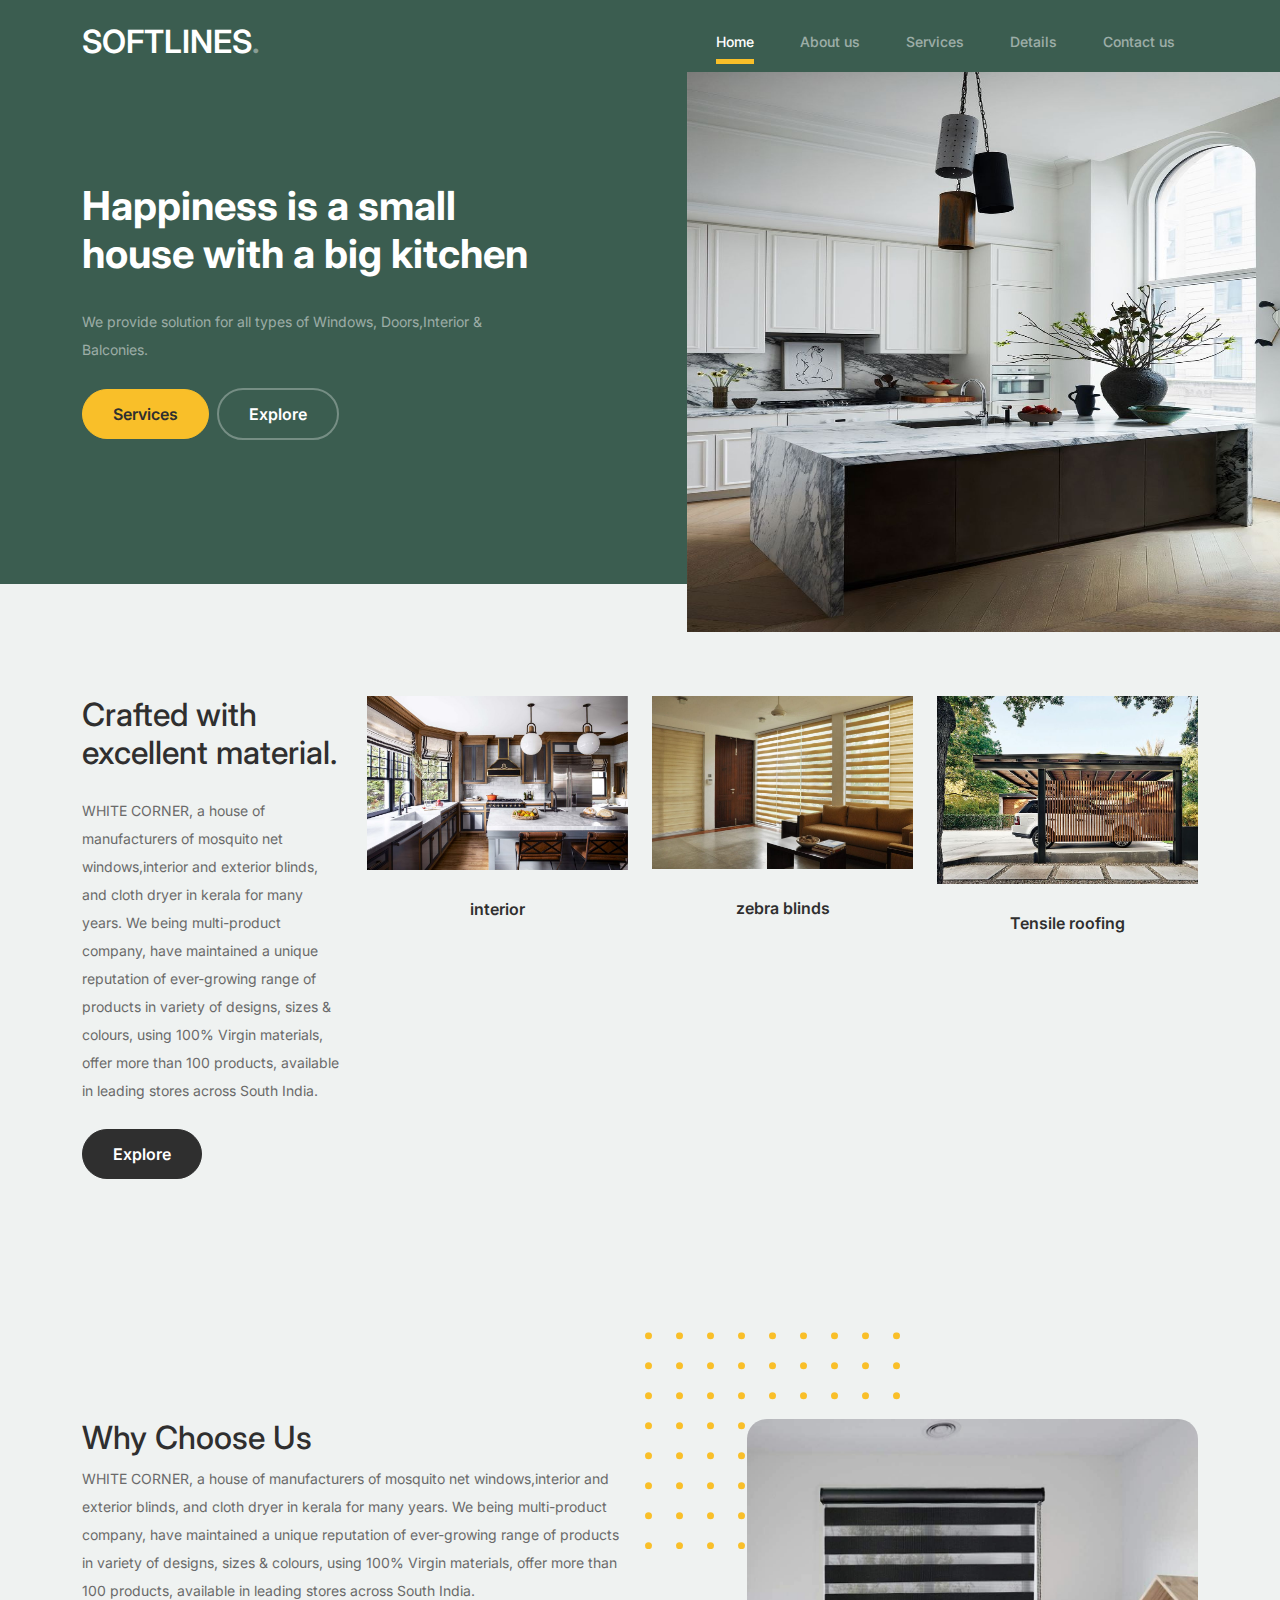
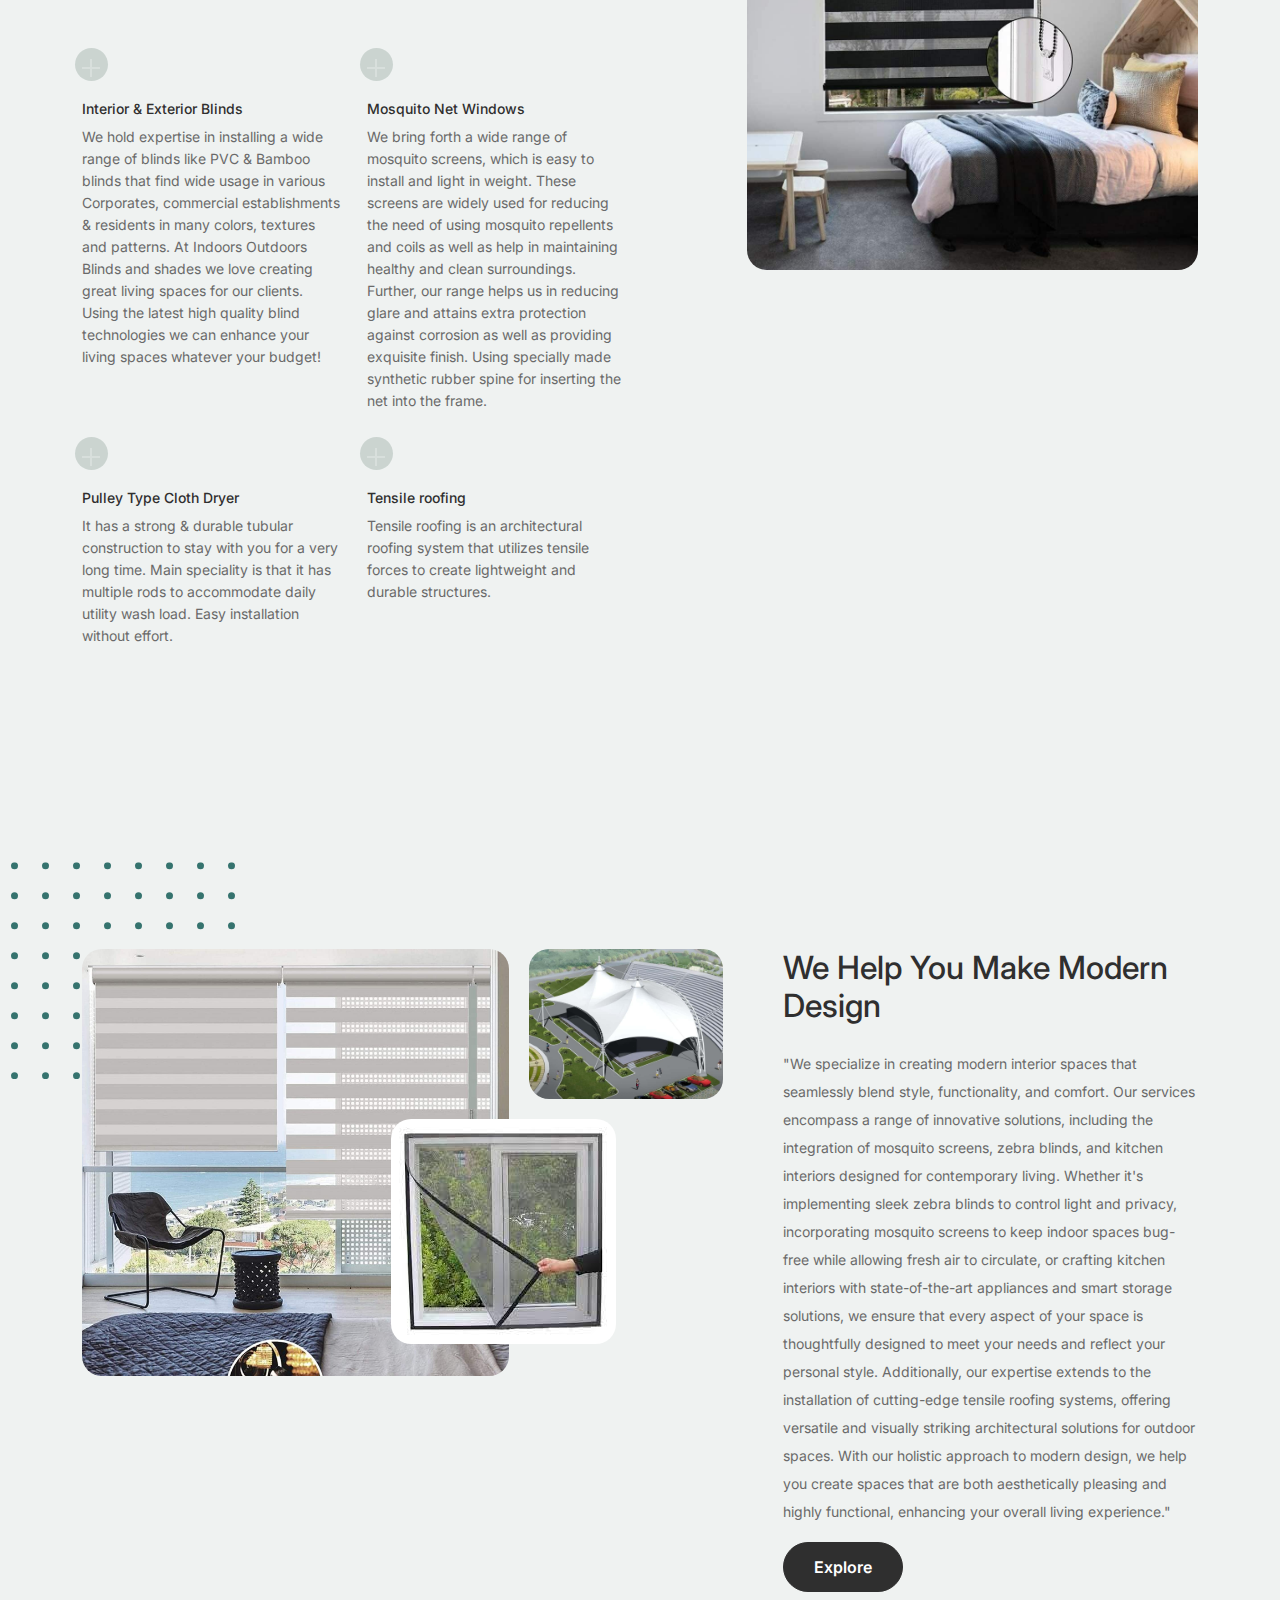
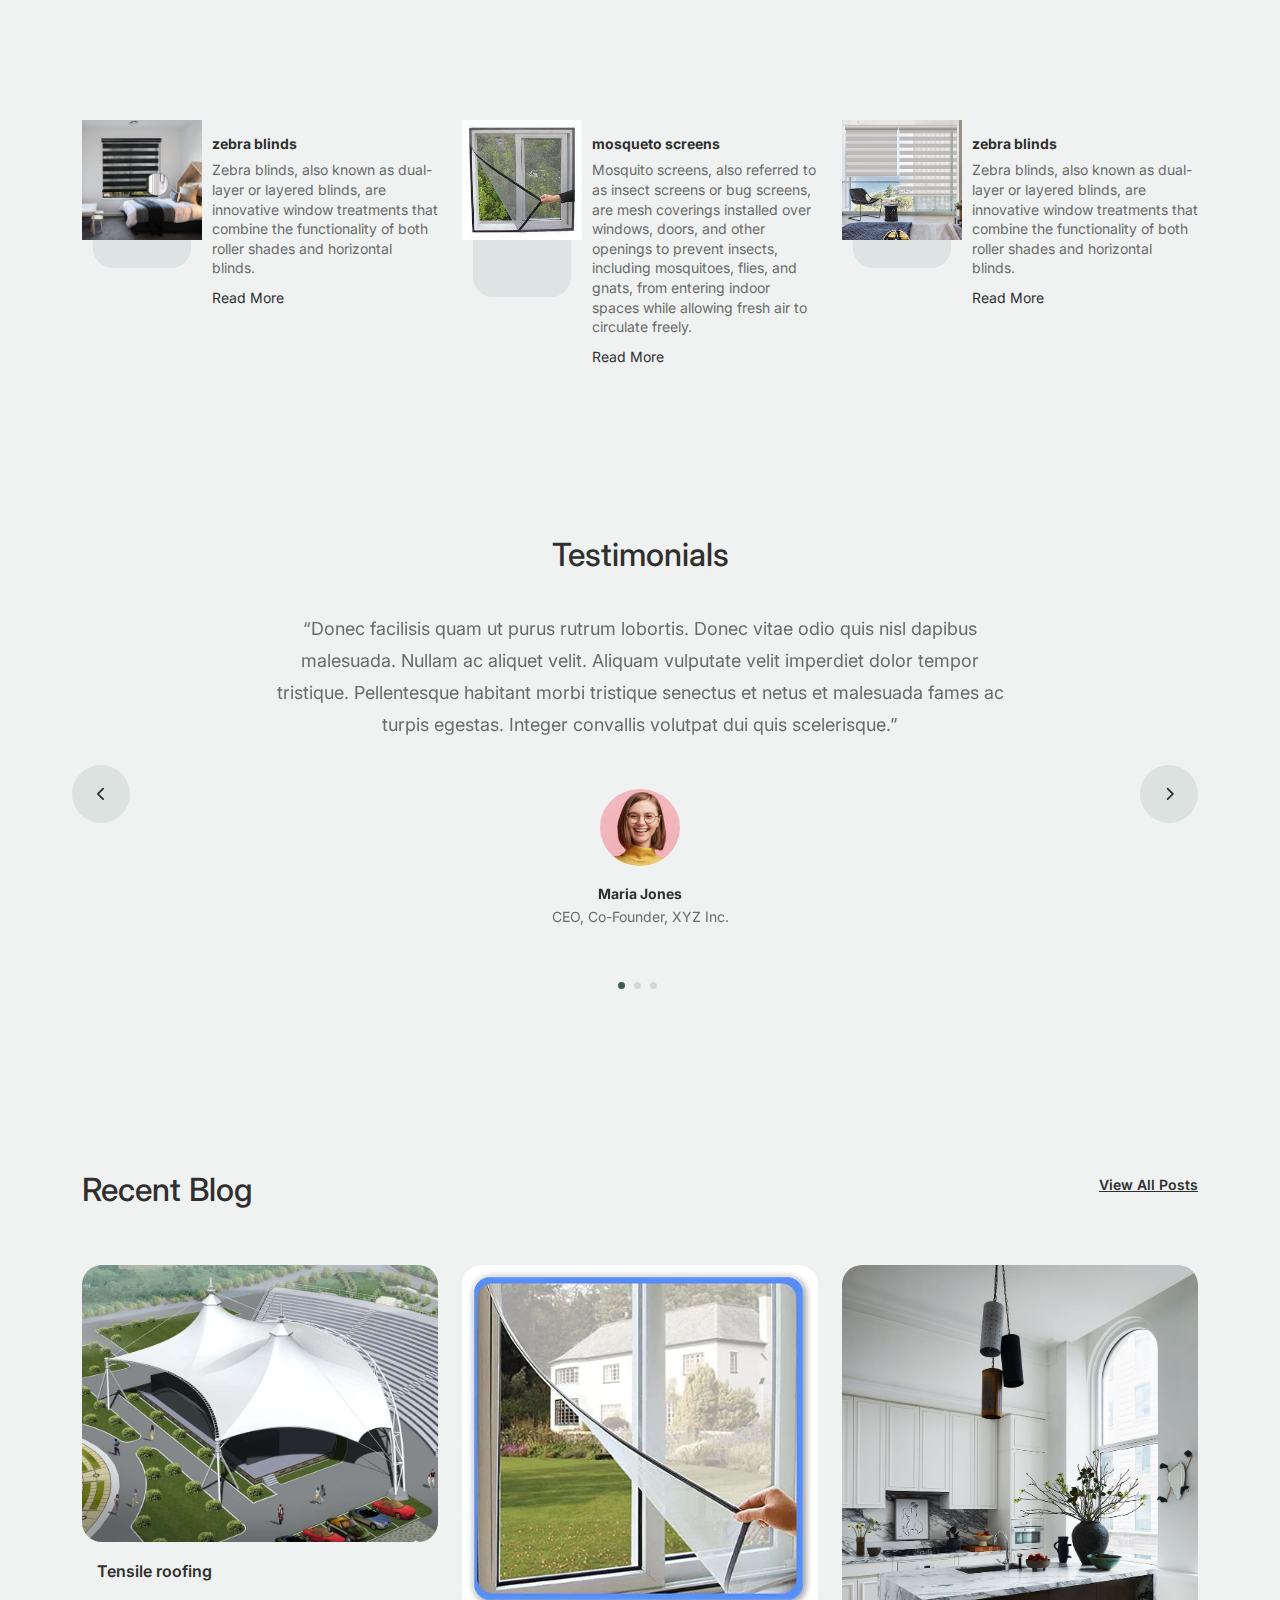
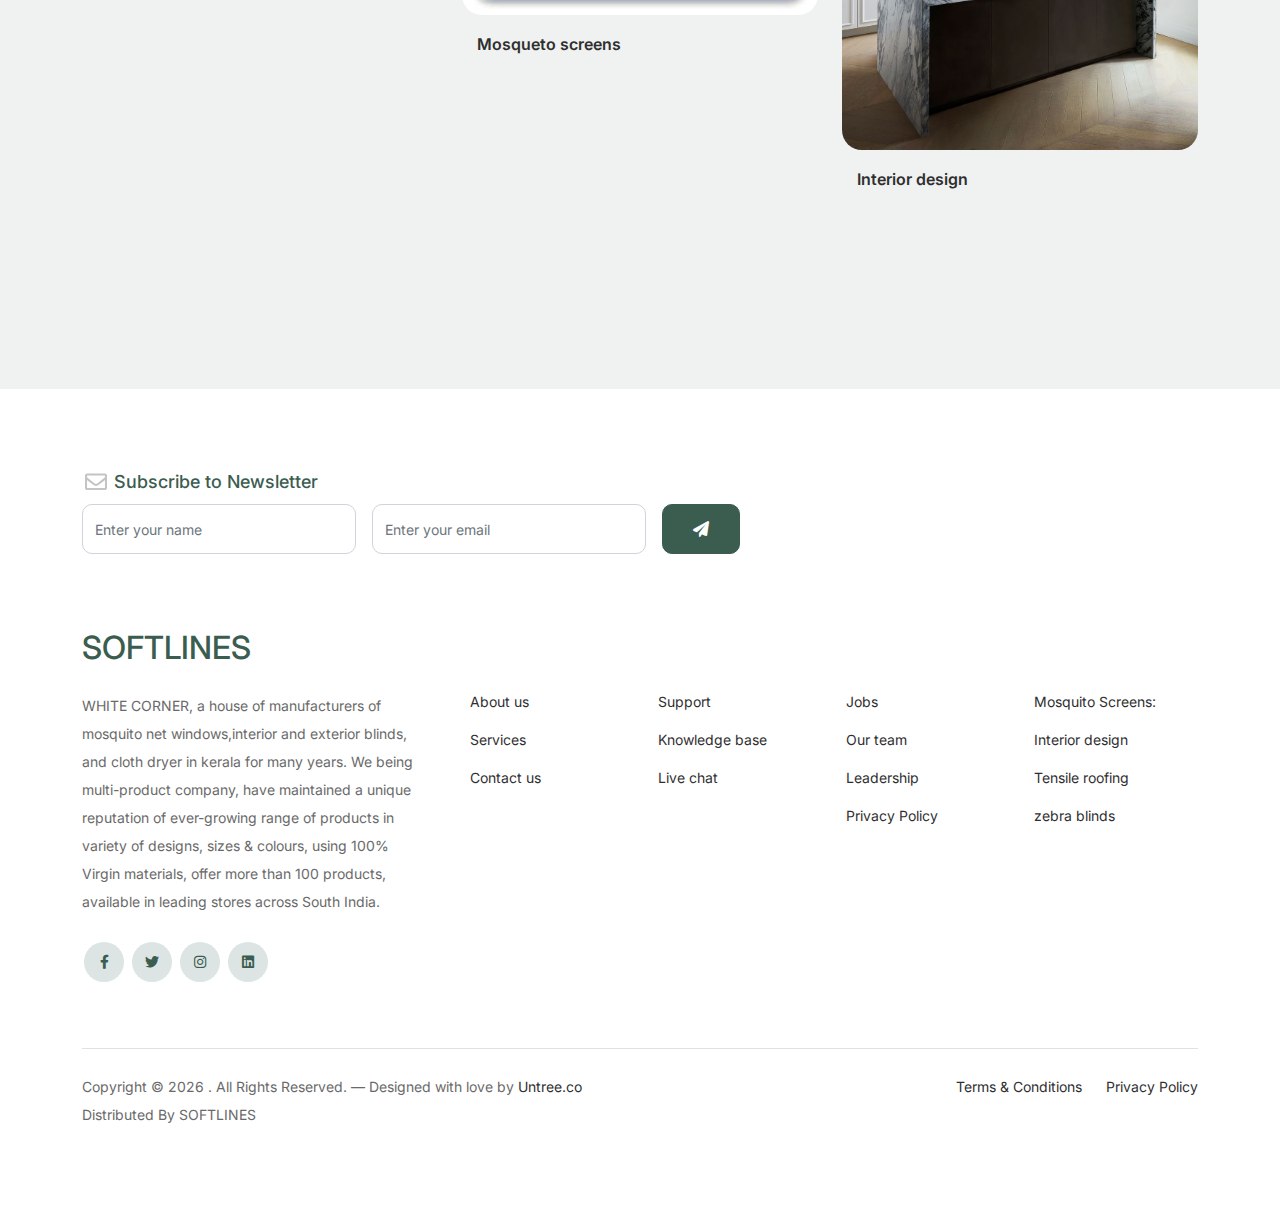
<file: index.html>
<!-- /*
* Bootstrap 5
* Template Name: Furni
* Template Author: Untree.co
* Template URI: https://untree.co/
* License: https://creativecommons.org/licenses/by/3.0/
*/ -->
<!DOCTYPE html>
<html lang="en">
  <head>
    <meta charset="utf-8" />
    <meta
      name="viewport"
      content="width=device-width, initial-scale=1, shrink-to-fit=no"
    />
    <meta name="author" content="Untree.co" />
    <link rel="shortcut icon" href="favicon.png" />

    <meta name="description" content="" />
    <meta name="keywords" content="bootstrap, bootstrap4" />

    <!-- Bootstrap CSS -->
    <link href="css/bootstrap.min.css" rel="stylesheet" />
    <link
      href="https://cdnjs.cloudflare.com/ajax/libs/font-awesome/6.0.0-beta3/css/all.min.css"
      rel="stylesheet"
    />
    <link href="css/tiny-slider.css" rel="stylesheet" />
    <link href="css/style.css" rel="stylesheet" />
    <title>
      SOFTLINES
    </title>
  </head>

  <body>
    <!-- Start Header/Navigation -->
    <nav
      class="custom-navbar navbar navbar navbar-expand-md navbar-dark bg-dark"
      arial-label="Furni navigation bar"
    >
      <div class="container">
        <a class="navbar-brand" href="index.html">SOFTLINES<span>.</span></a>

        <button
          class="navbar-toggler"
          type="button"
          data-bs-toggle="collapse"
          data-bs-target="#navbarsFurni"
          aria-controls="navbarsFurni"
          aria-expanded="false"
          aria-label="Toggle navigation"
        >
          <span class="navbar-toggler-icon"></span>
        </button>

        <div class="collapse navbar-collapse" id="navbarsFurni">
          <ul class="custom-navbar-nav navbar-nav ms-auto mb-2 mb-md-0">
            <li class="nav-item active">
              <a class="nav-link" href="index.html">Home</a>
            </li>
            <li><a class="nav-link" href="about.html">About us</a></li>
            <li><a class="nav-link" href="blog.html">Services</a></li>
            <li><a class="nav-link" href="thankyou.html">Details</a></li>
            <li><a class="nav-link" href="contact.html">Contact us</a></li>
          </ul>
        </div>
      </div>
    </nav>
    <!-- End Header/Navigation -->

    <!-- Start Hero Section -->
    <div class="hero">
      <div class="container">
        <div class="row justify-content-between">
          <div class="col-lg-5">
            <div class="intro-excerpt">
              <h1>
                Happiness is a small house
                <span clsas="d-block"> with a big kitchen</span>
              </h1>
              <p class="mb-4">
                We provide solution for all types of Windows, Doors,Interior &
                Balconies.
              </p>
              <p>
                <a href="blog.html" class="btn btn-secondary me-2">Services</a
                ><a href="#" class="btn btn-white-outline">Explore</a>
              </p>
            </div>
          </div>
          <div class="col-lg-7">
            <div class="hero-img-wrap">
              <img src="images/kitchenhome2.jpg" class="img-fluid" />
            </div>
          </div>
        </div>
      </div>
    </div>
    <!-- End Hero Section -->

    <!-- Start Product Section -->
    <div class="product-section">
      <div class="container">
        <div class="row">
          <!-- Start Column 1 -->
          <div class="col-md-12 col-lg-3 mb-5 mb-lg-0">
            <h2 class="mb-4 section-title">Crafted with excellent material.</h2>
            <p class="mb-4">
              WHITE CORNER, a house of manufacturers of mosquito net
              windows,interior and exterior blinds, and cloth dryer in kerala
              for many years. We being multi-product company, have maintained a
              unique reputation of ever-growing range of products in variety of
              designs, sizes & colours, using 100% Virgin materials, offer more
              than 100 products, available in leading stores across South India.
            </p>
            <p><a href="blog.html" class="btn">Explore</a></p>
          </div>
          <!-- End Column 1 -->

          <!-- Start Column 2 -->
          <div class="col-12 col-md-4 col-lg-3 mb-5 mb-md-0">
            <a class="product-item" href="cart.html">
              <img
                src="images/kitchenhome1.jpg"
                class="img-fluid product-thumbnail"
              />
              <h3 class="product-title">interior</h3>
              <span class="icon-cross">
                <img src="images/cross.svg" class="img-fluid" />
              </span>
            </a>
          </div>
          <!-- End Column 2 -->

          <!-- Start Column 3 -->
          <div class="col-12 col-md-4 col-lg-3 mb-5 mb-md-0">
            <a class="product-item" href="cart.html">
              <img
                src="images/carton.jpg"
                class="img-fluid product-thumbnail"
              />
              <h3 class="product-title">zebra blinds</h3>
              <span class="icon-cross">
                <img src="images/cross.svg" class="img-fluid" />
              </span>
            </a>
          </div>
          <!-- End Column 3 -->

          <!-- Start Column 4 -->
          <div class="col-12 col-md-4 col-lg-3 mb-5 mb-md-0">
            <a class="product-item" href="cart.html">
              <img
                src="images/carporch.jpg"
                class="img-fluid product-thumbnail"
              />
              <h3 class="product-title">Tensile roofing</h3>
              <span class="icon-cross">
                <img src="images/cross.svg" class="img-fluid" />
              </span>
            </a>
          </div>
          <!-- End Column 4 -->
        </div>
      </div>
    </div>
    <!-- End Product Section -->

    <!-- Start Why Choose Us Section -->
    <div class="why-choose-section">
      <div class="container">
        <div class="row justify-content-between">
          <div class="col-lg-6">
            <h2 class="section-title">Why Choose Us</h2>
            <p>
              WHITE CORNER, a house of manufacturers of mosquito net
              windows,interior and exterior blinds, and cloth dryer in kerala
              for many years. We being multi-product company, have maintained a
              unique reputation of ever-growing range of products in variety of
              designs, sizes & colours, using 100% Virgin materials, offer more
              than 100 products, available in leading stores across South India.
            </p>

            <div class="row my-5">
              <div class="col-6 col-md-6">
                <div class="feature">
                  <div class="icon">
                    <img src="images/cross.svg" alt="Image" class="imf-fluid" />
                  </div>
                  <h3>Interior & Exterior Blinds</h3>
                  <p>
                    We hold expertise in installing a wide range of blinds like
                    PVC & Bamboo blinds that find wide usage in various
                    Corporates, commercial establishments & residents in many
                    colors, textures and patterns. At Indoors Outdoors Blinds
                    and shades we love creating great living spaces for our
                    clients. Using the latest high quality blind technologies we
                    can enhance your living spaces whatever your budget!
                  </p>
                </div>
              </div>

              <div class="col-6 col-md-6">
                <div class="feature">
                  <div class="icon">
                    <img src="images/cross.svg" alt="Image" class="imf-fluid" />
                  </div>
                  <h3>Mosquito Net Windows</h3>
                  <p>
                    We bring forth a wide range of mosquito screens, which is
                    easy to install and light in weight. These screens are
                    widely used for reducing the need of using mosquito
                    repellents and coils as well as help in maintaining healthy
                    and clean surroundings. Further, our range helps us in
                    reducing glare and attains extra protection against
                    corrosion as well as providing exquisite finish. Using
                    specially made synthetic rubber spine for inserting the net
                    into the frame.
                  </p>
                </div>
              </div>

              <div class="col-6 col-md-6">
                <div class="feature">
                  <div class="icon">
                    <img src="images/cross.svg" alt="Image" class="imf-fluid" />
                  </div>
                  <h3>Pulley Type Cloth Dryer</h3>
                  <p>
                    It has a strong & durable tubular construction to stay with
                    you for a very long time. Main speciality is that it has
                    multiple rods to accommodate daily utility wash load. Easy
                    installation without effort.
                  </p>
                </div>
              </div>

              <div class="col-6 col-md-6">
                <div class="feature">
                  <div class="icon">
                    <img src="images/cross.svg" alt="Image" class="imf-fluid" />
                  </div>
                  <h3>Tensile roofing</h3>
                  <p>
                    Tensile roofing is an architectural roofing system that
                    utilizes tensile forces to create lightweight and durable
                    structures.
                  </p>
                </div>
              </div>
            </div>
          </div>

          <div class="col-lg-5">
            <div class="img-wrap">
              <img src="images/carton1.jpg" alt="Image" class="img-fluid" />
            </div>
          </div>
        </div>
      </div>
    </div>
    <!-- End Why Choose Us Section -->

    <!-- Start We Help Section -->
    <div class="we-help-section">
      <div class="container">
        <div class="row justify-content-between">
          <div class="col-lg-7 mb-5 mb-lg-0">
            <div class="imgs-grid">
              <div class="grid grid-1">
                <img src="images/carton2.jpg" alt="Untree.co" />
              </div>
              <div class="grid grid-2">
                <img src="images/tensile.jpg" alt="Untree.co" />
              </div>
              <div class="grid grid-3">
                <img src="images/mousquitescreens.jpg" alt="Untree.co" />
              </div>
            </div>
          </div>
          <div class="col-lg-5 ps-lg-5">
            <h2 class="section-title mb-4">We Help You Make Modern Design</h2>
            <p>
              "We specialize in creating modern interior spaces that seamlessly
              blend style, functionality, and comfort. Our services encompass a
              range of innovative solutions, including the integration of
              mosquito screens, zebra blinds, and kitchen interiors designed for
              contemporary living. Whether it's implementing sleek zebra blinds
              to control light and privacy, incorporating mosquito screens to
              keep indoor spaces bug-free while allowing fresh air to circulate,
              or crafting kitchen interiors with state-of-the-art appliances and
              smart storage solutions, we ensure that every aspect of your space
              is thoughtfully designed to meet your needs and reflect your
              personal style. Additionally, our expertise extends to the
              installation of cutting-edge tensile roofing systems, offering
              versatile and visually striking architectural solutions for
              outdoor spaces. With our holistic approach to modern design, we
              help you create spaces that are both aesthetically pleasing and
              highly functional, enhancing your overall living experience."
            </p>
            <p><a herf="#" class="btn">Explore</a></p>
          </div>
        </div>
      </div>
    </div>
    <!-- End We Help Section -->

    <!-- Start Popular Product -->
    <div class="popular-product">
      <div class="container">
        <div class="row">
          <div class="col-12 col-md-6 col-lg-4 mb-4 mb-lg-0">
            <div class="product-item-sm d-flex">
              <div class="thumbnail">
                <img src="images/carton1.jpg" alt="Image" class="img-fluid" />
              </div>
              <div class="pt-3">
                <h3>zebra blinds</h3>
                <p>
                  Zebra blinds, also known as dual-layer or layered blinds, are
                  innovative window treatments that combine the functionality of
                  both roller shades and horizontal blinds.
                </p>
                <p><a href="#">Read More</a></p>
              </div>
            </div>
          </div>

          <div class="col-12 col-md-6 col-lg-4 mb-4 mb-lg-0">
            <div class="product-item-sm d-flex">
              <div class="thumbnail">
                <img
                  src="images/mousquitescreens.jpg"
                  alt="Image"
                  class="img-fluid"
                />
              </div>
              <div class="pt-3">
                <h3>mosqueto screens</h3>
                <p>
                  Mosquito screens, also referred to as insect screens or bug
                  screens, are mesh coverings installed over windows, doors, and
                  other openings to prevent insects, including mosquitoes,
                  flies, and gnats, from entering indoor spaces while allowing
                  fresh air to circulate freely.
                </p>
                <p><a href="#">Read More</a></p>
              </div>
            </div>
          </div>

          <div class="col-12 col-md-6 col-lg-4 mb-4 mb-lg-0">
            <div class="product-item-sm d-flex">
              <div class="thumbnail">
                <img src="images/carton2.jpg" alt="Image" class="img-fluid" />
              </div>
              <div class="pt-3">
                <h3>zebra blinds</h3>
                <p>
                  Zebra blinds, also known as dual-layer or layered blinds, are
                  innovative window treatments that combine the functionality of
                  both roller shades and horizontal blinds.
                </p>
                <p><a href="#">Read More</a></p>
              </div>
            </div>
          </div>
        </div>
      </div>
    </div>
    <!-- End Popular Product -->

    <!-- Start Testimonial Slider -->
    <div class="testimonial-section">
      <div class="container">
        <div class="row">
          <div class="col-lg-7 mx-auto text-center">
            <h2 class="section-title">Testimonials</h2>
          </div>
        </div>

        <div class="row justify-content-center">
          <div class="col-lg-12">
            <div class="testimonial-slider-wrap text-center">
              <div id="testimonial-nav">
                <span class="prev" data-controls="prev"
                  ><span class="fa fa-chevron-left"></span
                ></span>
                <span class="next" data-controls="next"
                  ><span class="fa fa-chevron-right"></span
                ></span>
              </div>

              <div class="testimonial-slider">
                <div class="item">
                  <div class="row justify-content-center">
                    <div class="col-lg-8 mx-auto">
                      <div class="testimonial-block text-center">
                        <blockquote class="mb-5">
                          <p>
                            &ldquo;Donec facilisis quam ut purus rutrum
                            lobortis. Donec vitae odio quis nisl dapibus
                            malesuada. Nullam ac aliquet velit. Aliquam
                            vulputate velit imperdiet dolor tempor tristique.
                            Pellentesque habitant morbi tristique senectus et
                            netus et malesuada fames ac turpis egestas. Integer
                            convallis volutpat dui quis scelerisque.&rdquo;
                          </p>
                        </blockquote>

                        <div class="author-info">
                          <div class="author-pic">
                            <img
                              src="images/person-1.png"
                              alt="Maria Jones"
                              class="img-fluid"
                            />
                          </div>
                          <h3 class="font-weight-bold">Maria Jones</h3>
                          <span class="position d-block mb-3"
                            >CEO, Co-Founder, XYZ Inc.</span
                          >
                        </div>
                      </div>
                    </div>
                  </div>
                </div>
                <!-- END item -->

                <div class="item">
                  <div class="row justify-content-center">
                    <div class="col-lg-8 mx-auto">
                      <div class="testimonial-block text-center">
                        <blockquote class="mb-5">
                          <p>
                            &ldquo;Donec facilisis quam ut purus rutrum
                            lobortis. Donec vitae odio quis nisl dapibus
                            malesuada. Nullam ac aliquet velit. Aliquam
                            vulputate velit imperdiet dolor tempor tristique.
                            Pellentesque habitant morbi tristique senectus et
                            netus et malesuada fames ac turpis egestas. Integer
                            convallis volutpat dui quis scelerisque.&rdquo;
                          </p>
                        </blockquote>

                        <div class="author-info">
                          <div class="author-pic">
                            <img
                              src="images/person-1.png"
                              alt="Maria Jones"
                              class="img-fluid"
                            />
                          </div>
                          <h3 class="font-weight-bold">Maria Jones</h3>
                          <span class="position d-block mb-3"
                            >CEO, Co-Founder, XYZ Inc.</span
                          >
                        </div>
                      </div>
                    </div>
                  </div>
                </div>
                <!-- END item -->

                <div class="item">
                  <div class="row justify-content-center">
                    <div class="col-lg-8 mx-auto">
                      <div class="testimonial-block text-center">
                        <blockquote class="mb-5">
                          <p>
                            &ldquo;Donec facilisis quam ut purus rutrum
                            lobortis. Donec vitae odio quis nisl dapibus
                            malesuada. Nullam ac aliquet velit. Aliquam
                            vulputate velit imperdiet dolor tempor tristique.
                            Pellentesque habitant morbi tristique senectus et
                            netus et malesuada fames ac turpis egestas. Integer
                            convallis volutpat dui quis scelerisque.&rdquo;
                          </p>
                        </blockquote>

                        <div class="author-info">
                          <div class="author-pic">
                            <img
                              src="images/person-1.png"
                              alt="Maria Jones"
                              class="img-fluid"
                            />
                          </div>
                          <h3 class="font-weight-bold">Maria Jones</h3>
                          <span class="position d-block mb-3"
                            >CEO, Co-Founder, XYZ Inc.</span
                          >
                        </div>
                      </div>
                    </div>
                  </div>
                </div>
                <!-- END item -->
              </div>
            </div>
          </div>
        </div>
      </div>
    </div>
    <!-- End Testimonial Slider -->

    <!-- Start Blog Section -->
    <div class="blog-section">
      <div class="container">
        <div class="row mb-5">
          <div class="col-md-6">
            <h2 class="section-title">Recent Blog</h2>
          </div>
          <div class="col-md-6 text-start text-md-end">
            <a href="#" class="more">View All Posts</a>
          </div>
        </div>

        <div class="row">
          <div class="col-12 col-sm-6 col-md-4 mb-4 mb-md-0">
            <div class="post-entry">
              <a href="#" class="post-thumbnail"
                ><img src="images/tensile.jpg" alt="Image" class="img-fluid"
              /></a>
              <div class="post-content-entry">
                <h3><a href="#">Tensile roofing</a></h3>
              </div>
            </div>
          </div>

          <div class="col-12 col-sm-6 col-md-4 mb-4 mb-md-0">
            <div class="post-entry">
              <a href="#" class="post-thumbnail"
                ><img
                  src="images/mouquiteimages2.jpg"
                  alt="Image"
                  class="img-fluid"
              /></a>
              <div class="post-content-entry">
                <h3><a href="#">Mosqueto screens</a></h3>
              </div>
            </div>
          </div>

          <div class="col-12 col-sm-6 col-md-4 mb-4 mb-md-0">
            <div class="post-entry">
              <a href="#" class="post-thumbnail"
                ><img
                  src="images/kitchenhome2.jpg"
                  alt="Image"
                  class="img-fluid"
              /></a>
              <div class="post-content-entry">
                <h3><a href="#"> Interior design</a></h3>
              </div>
            </div>
          </div>
        </div>
      </div>
    </div>
    <!-- End Blog Section -->

    <!-- Start Footer Section -->
    <footer class="footer-section">
      <div class="container relative">
        <div class="row">
          <div class="col-lg-8">
            <div class="subscription-form">
              <h3 class="d-flex align-items-center">
                <span class="me-1"
                  ><img
                    src="images/envelope-outline.svg"
                    alt="Image"
                    class="img-fluid" /></span
                ><span>Subscribe to Newsletter</span>
              </h3>

              <form action="#" class="row g-3">
                <div class="col-auto">
                  <input
                    type="text"
                    class="form-control"
                    placeholder="Enter your name"
                  />
                </div>
                <div class="col-auto">
                  <input
                    type="email"
                    class="form-control"
                    placeholder="Enter your email"
                  />
                </div>
                <div class="col-auto">
                  <button class="btn btn-primary">
                    <span class="fa fa-paper-plane"></span>
                  </button>
                </div>
              </form>
            </div>
          </div>
        </div>

        <div class="row g-5 mb-5">
          <div class="col-lg-4">
            <div class="mb-4 footer-logo-wrap">
              <a href="#" class="footer-logo"><span>SOFTLINES</span></a>
            </div>
            <p class="mb-4">
              WHITE CORNER, a house of manufacturers of mosquito net
              windows,interior and exterior blinds, and cloth dryer in kerala
              for many years. We being multi-product company, have maintained a
              unique reputation of ever-growing range of products in variety of
              designs, sizes & colours, using 100% Virgin materials, offer more
              than 100 products, available in leading stores across South India.
            </p>

            <ul class="list-unstyled custom-social">
              <li>
                <a href="#"><span class="fa fa-brands fa-facebook-f"></span></a>
              </li>
              <li>
                <a href="#"><span class="fa fa-brands fa-twitter"></span></a>
              </li>
              <li>
                <a href="#"><span class="fa fa-brands fa-instagram"></span></a>
              </li>
              <li>
                <a href="#"><span class="fa fa-brands fa-linkedin"></span></a>
              </li>
            </ul>
          </div>

          <div class="col-lg-8">
            <div class="row links-wrap">
              <div class="col-6 col-sm-6 col-md-3">
                <ul class="list-unstyled">
                  <li><a href="#">About us</a></li>
                  <li><a href="#">Services</a></li>
                  <li><a href="#">Contact us</a></li>
                </ul>
              </div>

              <div class="col-6 col-sm-6 col-md-3">
                <ul class="list-unstyled">
                  <li><a href="#">Support</a></li>
                  <li><a href="#">Knowledge base</a></li>
                  <li><a href="#">Live chat</a></li>
                </ul>
              </div>

              <div class="col-6 col-sm-6 col-md-3">
                <ul class="list-unstyled">
                  <li><a href="#">Jobs</a></li>
                  <li><a href="#">Our team</a></li>
                  <li><a href="#">Leadership</a></li>
                  <li><a href="#">Privacy Policy</a></li>
                </ul>
              </div>

              <div class="col-6 col-sm-6 col-md-3">
                <ul class="list-unstyled">
                  <li><a href="#">Mosquito Screens:</a></li>
                  <li><a href="#"> Interior design</a></li>
                  <li><a href="#">Tensile roofing</a></li>
                  <li><a href="#">zebra blinds</a></li>
                </ul>
              </div>
            </div>
          </div>
        </div>

        <div class="border-top copyright">
          <div class="row pt-4">
            <div class="col-lg-6">
              <p class="mb-2 text-center text-lg-start">
                Copyright &copy;
                <script>
                  document.write(new Date().getFullYear());
                </script>
                . All Rights Reserved. &mdash; Designed with love by
                <a href="https://untree.co">Untree.co</a> Distributed By
                <a hreff="https://themewagon.com">SOFTLINES</a>
                <!-- License information: https://untree.co/license/ -->
              </p>
            </div>

            <div class="col-lg-6 text-center text-lg-end">
              <ul class="list-unstyled d-inline-flex ms-auto">
                <li class="me-4"><a href="#">Terms &amp; Conditions</a></li>
                <li><a href="#">Privacy Policy</a></li>
              </ul>
            </div>
          </div>
        </div>
      </div>
    </footer>
    <!-- End Footer Section -->

    <script src="js/bootstrap.bundle.min.js"></script>
    <script src="js/tiny-slider.js"></script>
    <script src="js/custom.js"></script>
  </body>
</html>
</file>
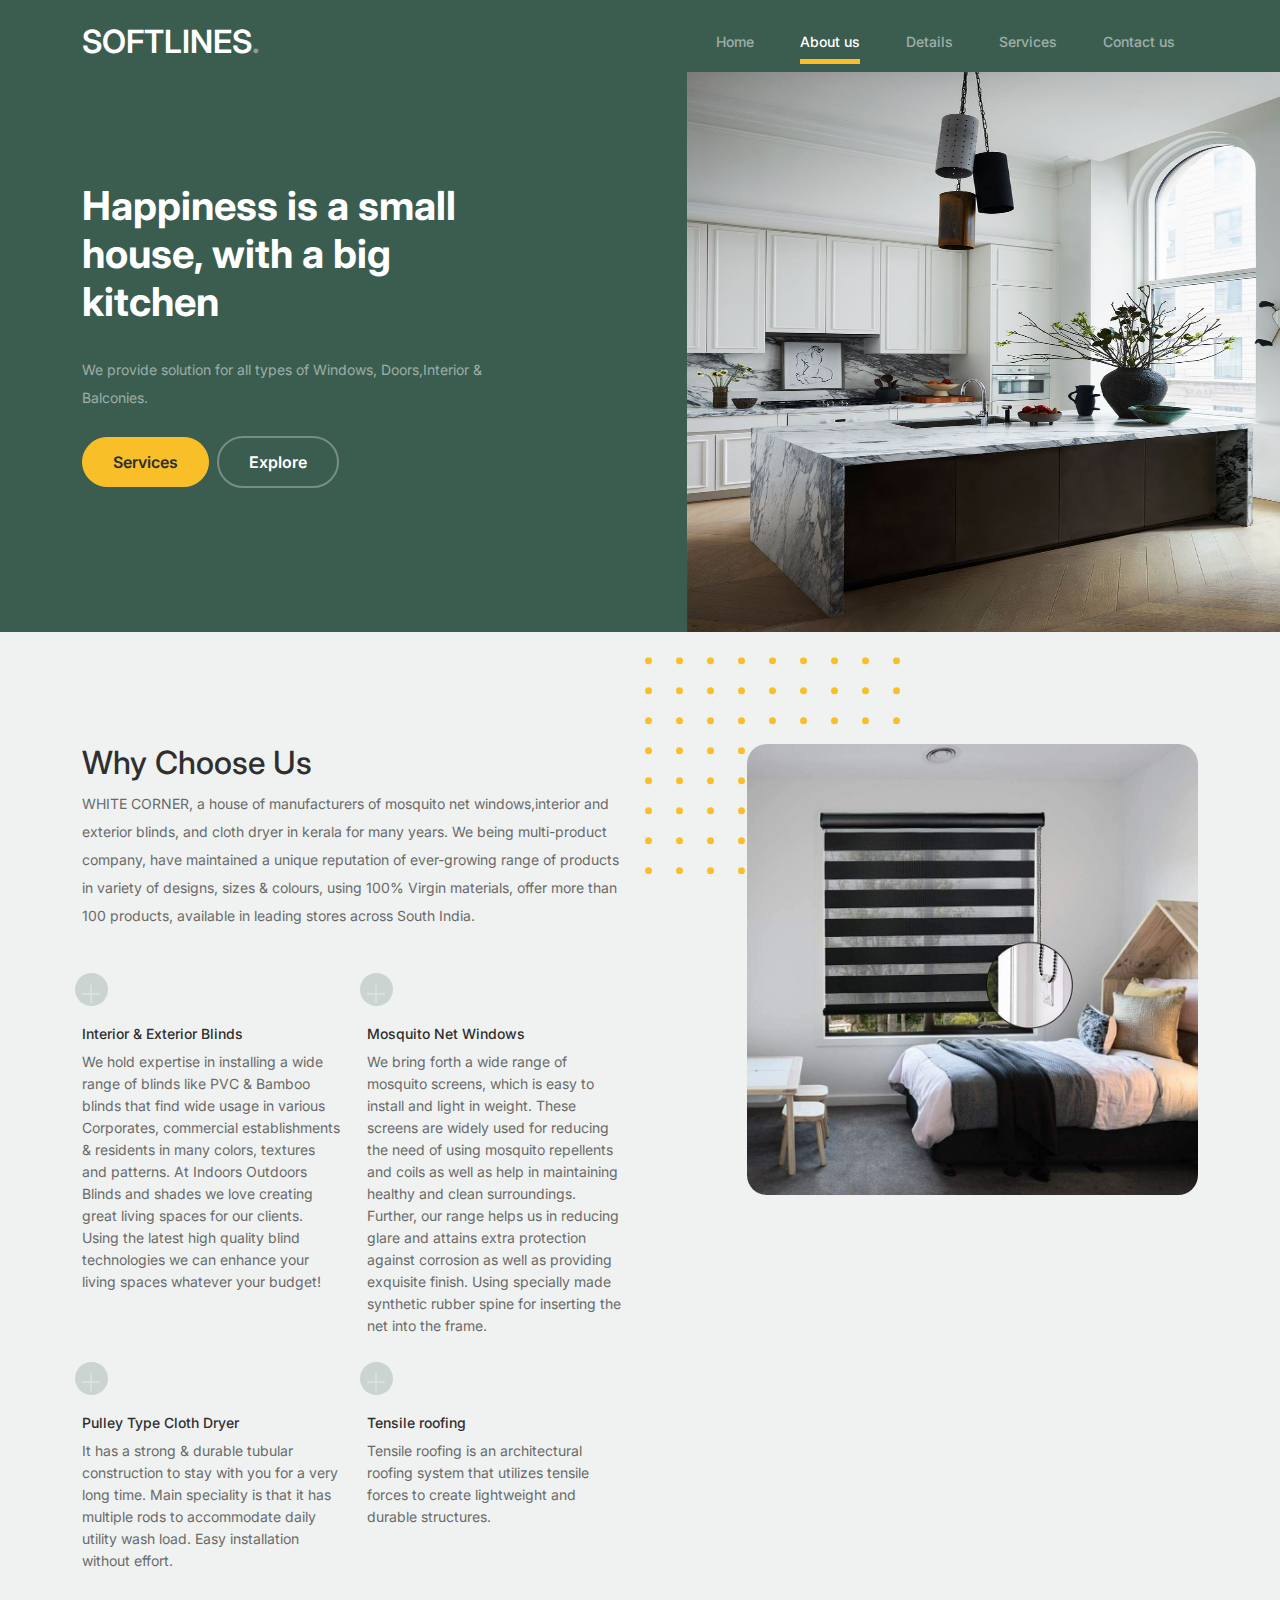
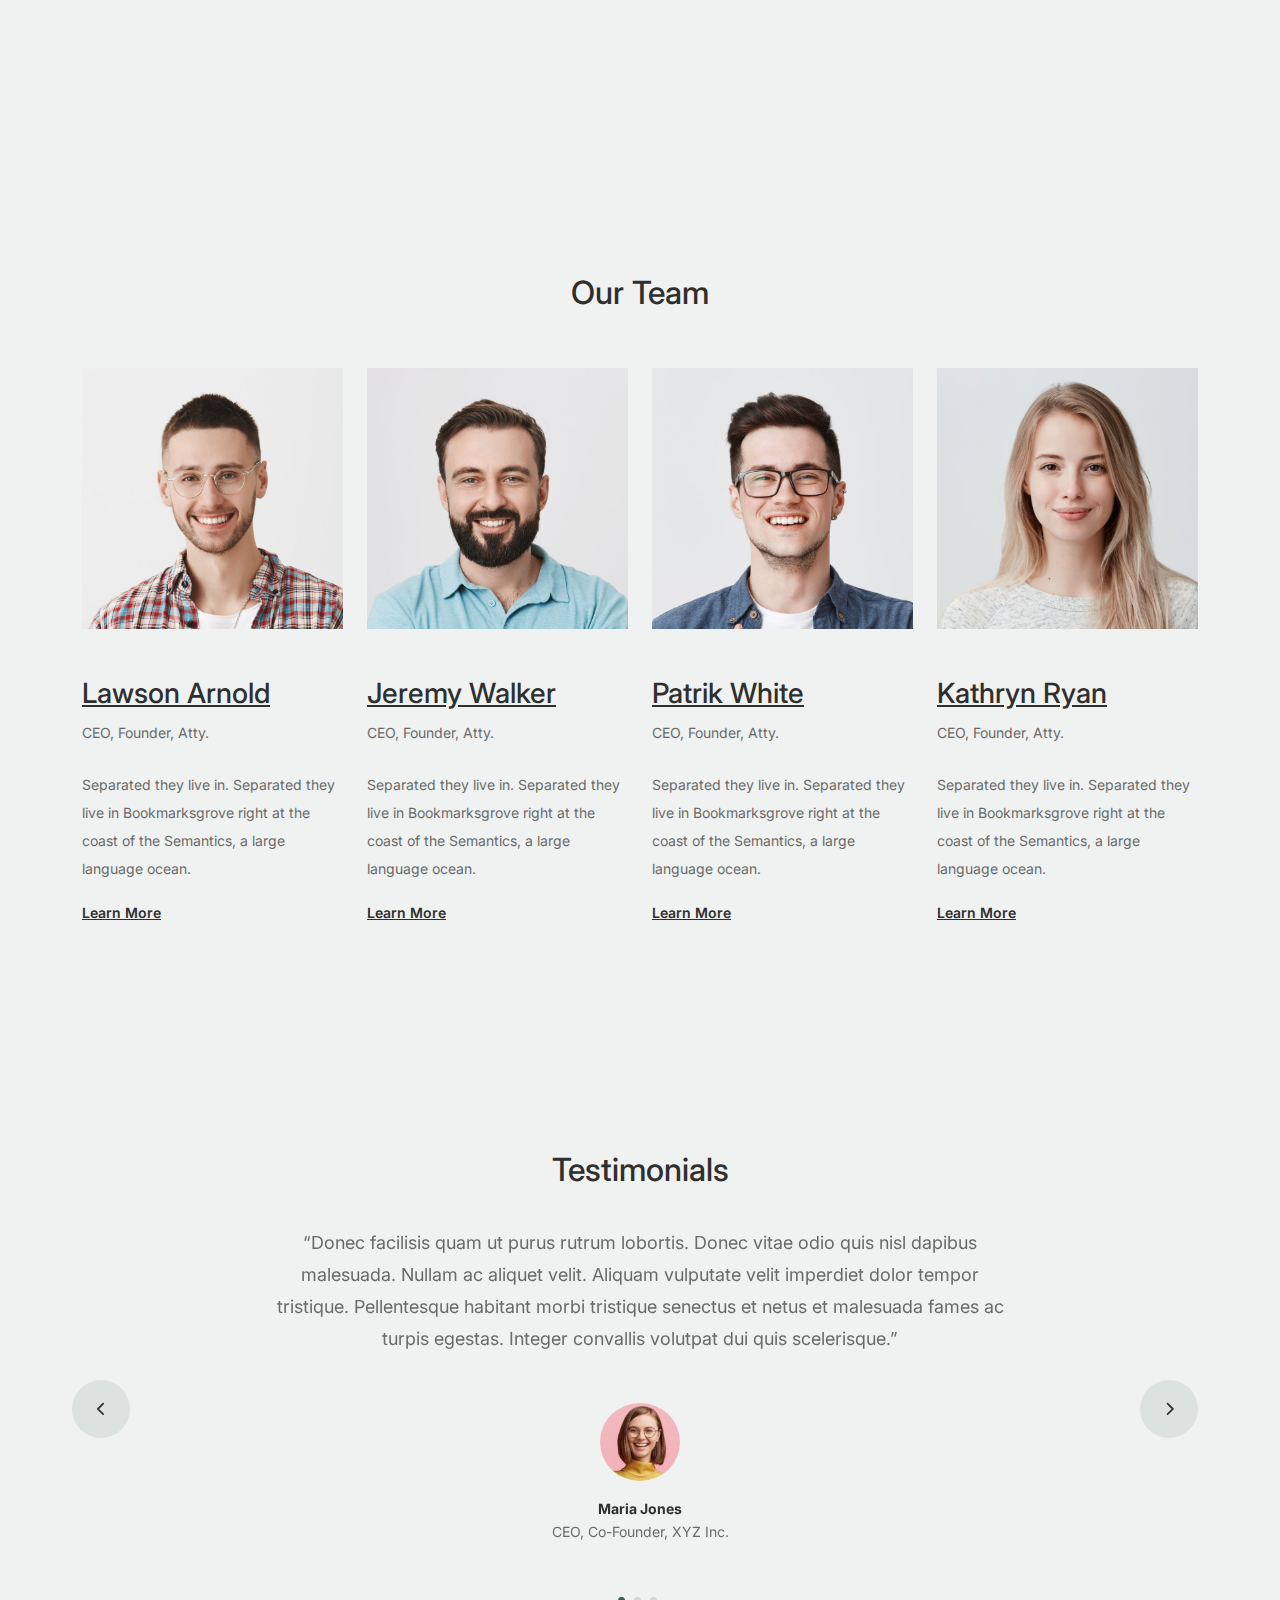
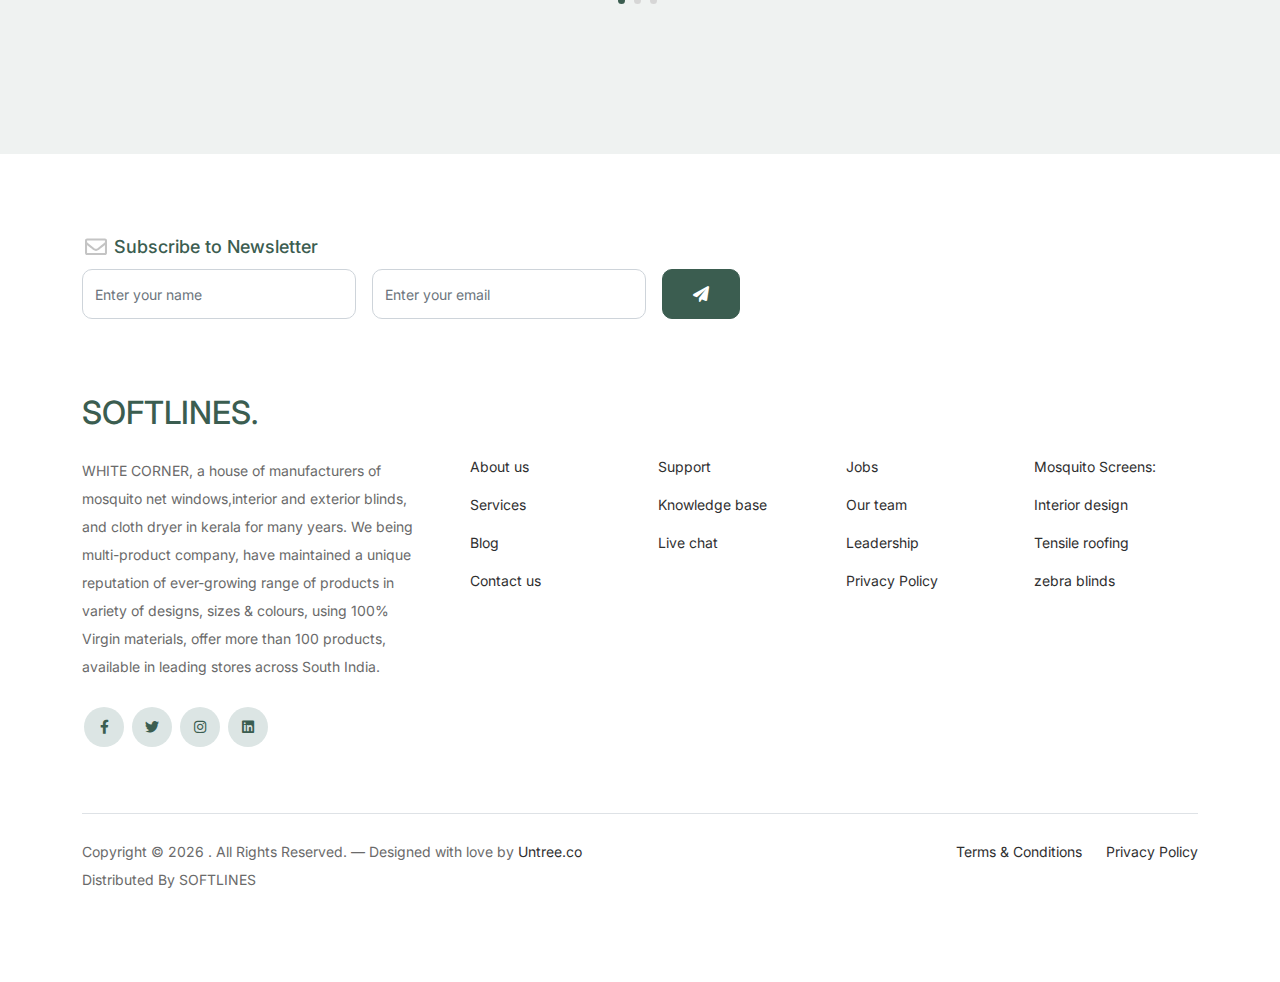
<file: about.html>
<!-- /*
* Bootstrap 5
* Template Name: Furni
* Template Author: Untree.co
* Template URI: https://untree.co/
* License: https://creativecommons.org/licenses/by/3.0/
*/ -->
<!DOCTYPE html>
<html lang="en">
  <head>
    <meta charset="utf-8" />
    <meta
      name="viewport"
      content="width=device-width, initial-scale=1, shrink-to-fit=no"
    />
    <meta name="author" content="Untree.co" />
    <link rel="shortcut icon" href="favicon.png" />

    <meta name="description" content="" />
    <meta name="keywords" content="bootstrap, bootstrap4" />

    <!-- Bootstrap CSS -->
    <link href="css/bootstrap.min.css" rel="stylesheet" />
    <link
      href="https://cdnjs.cloudflare.com/ajax/libs/font-awesome/6.0.0-beta3/css/all.min.css"
      rel="stylesheet"
    />
    <link href="css/tiny-slider.css" rel="stylesheet" />
    <link href="css/style.css" rel="stylesheet" />
    <title>
      Furni Free Bootstrap 5 Template for Furniture and Interior Design Websites
      by Untree.co
    </title>
  </head>

  <body>
    <!-- Start Header/Navigation -->
    <nav
      class="custom-navbar navbar navbar navbar-expand-md navbar-dark bg-dark"
      arial-label="Furni navigation bar"
    >
      <div class="container">
        <a class="navbar-brand" href="index.html">SOFTLINES<span>.</span></a>

        <button
          class="navbar-toggler"
          type="button"
          data-bs-toggle="collapse"
          data-bs-target="#navbarsFurni"
          aria-controls="navbarsFurni"
          aria-expanded="false"
          aria-label="Toggle navigation"
        >
          <span class="navbar-toggler-icon"></span>
        </button>

        <div class="collapse navbar-collapse" id="navbarsFurni">
          <ul class="custom-navbar-nav navbar-nav ms-auto mb-2 mb-md-0">
            <li class="nav-item">
              <a class="nav-link" href="index.html">Home</a>
            </li>
            <li class="active">
              <a class="nav-link" href="about.html">About us</a>
            </li>
			<li><a class="nav-link" href="thankyou.html">Details</a></li>
            <li><a class="nav-link" href="blog.html">Services</a></li>
            <li><a class="nav-link" href="contact.html">Contact us</a></li>
          </ul>
        </div>
      </div>
    </nav>
    <!-- End Header/Navigation -->

    <!-- Start Hero Section -->
    <div class="hero">
      <div class="container">
        <div class="row justify-content-between">
          <div class="col-lg-5">
            <div class="intro-excerpt">
				<h1>
					Happiness is a small house,
					<span clsas="d-block"> with a big kitchen</span>
				  </h1>
              <p class="mb-4">
                We provide solution for all types of Windows, Doors,Interior &
                Balconies.
              </p>
              <p>
                <a href="blog.html" class="btn btn-secondary me-2">Services</a
                ><a href="#" class="btn btn-white-outline">Explore</a>
              </p>
            </div>
          </div>
          <div class="col-lg-7">
            <div class="hero-img-wrap">
              <img src="images/kitchenhome2.jpg" class="img-fluid" />
            </div>
          </div>
        </div>
      </div>
    </div>
    <!-- End Hero Section -->

    <!-- Start Why Choose Us Section -->
    <div class="why-choose-section">
      <div class="container">
        <div class="row justify-content-between">
          <div class="col-lg-6">
            <h2 class="section-title">Why Choose Us</h2>
            <p>
              WHITE CORNER, a house of manufacturers of mosquito net
              windows,interior and exterior blinds, and cloth dryer in kerala
              for many years. We being multi-product company, have maintained a
              unique reputation of ever-growing range of products in variety of
              designs, sizes & colours, using 100% Virgin materials, offer more
              than 100 products, available in leading stores across South India.
            </p>

            <div class="row my-5">
              <div class="col-6 col-md-6">
                <div class="feature">
                  <div class="icon">
                    <img src="images/cross.svg" alt="Image" class="imf-fluid" />
                  </div>
                  <h3>Interior & Exterior Blinds</h3>
                  <p>
                    We hold expertise in installing a wide range of blinds like
                    PVC & Bamboo blinds that find wide usage in various
                    Corporates, commercial establishments & residents in many
                    colors, textures and patterns. At Indoors Outdoors Blinds
                    and shades we love creating great living spaces for our
                    clients. Using the latest high quality blind technologies we
                    can enhance your living spaces whatever your budget!
                  </p>
                </div>
              </div>

              <div class="col-6 col-md-6">
                <div class="feature">
                  <div class="icon">
                    <img src="images/cross.svg" alt="Image" class="imf-fluid" />
                  </div>
                  <h3>Mosquito Net Windows</h3>
                  <p>
                    We bring forth a wide range of mosquito screens, which is
                    easy to install and light in weight. These screens are
                    widely used for reducing the need of using mosquito
                    repellents and coils as well as help in maintaining healthy
                    and clean surroundings. Further, our range helps us in
                    reducing glare and attains extra protection against
                    corrosion as well as providing exquisite finish. Using
                    specially made synthetic rubber spine for inserting the net
                    into the frame.
                  </p>
                </div>
              </div>

              <div class="col-6 col-md-6">
                <div class="feature">
                  <div class="icon">
                    <img src="images/cross.svg" alt="Image" class="imf-fluid" />
                  </div>
                  <h3>Pulley Type Cloth Dryer</h3>
                  <p>
                    It has a strong & durable tubular construction to stay with
                    you for a very long time. Main speciality is that it has
                    multiple rods to accommodate daily utility wash load. Easy
                    installation without effort.
                  </p>
                </div>
              </div>

              <div class="col-6 col-md-6">
                <div class="feature">
                  <div class="icon">
                    <img src="images/cross.svg" alt="Image" class="imf-fluid" />
                  </div>
                  <h3>Tensile roofing</h3>
                  <p>
                    Tensile roofing is an architectural roofing system that
                    utilizes tensile forces to create lightweight and durable
                    structures.
                  </p>
                </div>
              </div>
            </div>
          </div>

          <div class="col-lg-5">
            <div class="img-wrap">
              <img src="images/carton1.jpg" alt="Image" class="img-fluid" />
            </div>
          </div>
        </div>
      </div>
    </div>
    <!-- End Why Choose Us Section -->

    <!-- Start Team Section -->
    <div class="untree_co-section">
      <div class="container">
        <div class="row mb-5">
          <div class="col-lg-5 mx-auto text-center">
            <h2 class="section-title">Our Team</h2>
          </div>
        </div>

        <div class="row">
          <!-- Start Column 1 -->
          <div class="col-12 col-md-6 col-lg-3 mb-5 mb-md-0">
            <img src="images/person_1.jpg" class="img-fluid mb-5" />
            <h3 clas>
              <a href="#"><span class="">Lawson</span> Arnold</a>
            </h3>
            <span class="d-block position mb-4">CEO, Founder, Atty.</span>
            <p>
              Separated they live in. Separated they live in Bookmarksgrove
              right at the coast of the Semantics, a large language ocean.
            </p>
            <p class="mb-0">
              <a href="#" class="more dark"
                >Learn More <span class="icon-arrow_forward"></span
              ></a>
            </p>
          </div>
          <!-- End Column 1 -->

          <!-- Start Column 2 -->
          <div class="col-12 col-md-6 col-lg-3 mb-5 mb-md-0">
            <img src="images/person_2.jpg" class="img-fluid mb-5" />

            <h3 clas>
              <a href="#"><span class="">Jeremy</span> Walker</a>
            </h3>
            <span class="d-block position mb-4">CEO, Founder, Atty.</span>
            <p>
              Separated they live in. Separated they live in Bookmarksgrove
              right at the coast of the Semantics, a large language ocean.
            </p>
            <p class="mb-0">
              <a href="#" class="more dark"
                >Learn More <span class="icon-arrow_forward"></span
              ></a>
            </p>
          </div>
          <!-- End Column 2 -->

          <!-- Start Column 3 -->
          <div class="col-12 col-md-6 col-lg-3 mb-5 mb-md-0">
            <img src="images/person_3.jpg" class="img-fluid mb-5" />
            <h3 clas>
              <a href="#"><span class="">Patrik</span> White</a>
            </h3>
            <span class="d-block position mb-4">CEO, Founder, Atty.</span>
            <p>
              Separated they live in. Separated they live in Bookmarksgrove
              right at the coast of the Semantics, a large language ocean.
            </p>
            <p class="mb-0">
              <a href="#" class="more dark"
                >Learn More <span class="icon-arrow_forward"></span
              ></a>
            </p>
          </div>
          <!-- End Column 3 -->

          <!-- Start Column 4 -->
          <div class="col-12 col-md-6 col-lg-3 mb-5 mb-md-0">
            <img src="images/person_4.jpg" class="img-fluid mb-5" />

            <h3 clas>
              <a href="#"><span class="">Kathryn</span> Ryan</a>
            </h3>
            <span class="d-block position mb-4">CEO, Founder, Atty.</span>
            <p>
              Separated they live in. Separated they live in Bookmarksgrove
              right at the coast of the Semantics, a large language ocean.
            </p>
            <p class="mb-0">
              <a href="#" class="more dark"
                >Learn More <span class="icon-arrow_forward"></span
              ></a>
            </p>
          </div>
          <!-- End Column 4 -->
        </div>
      </div>
    </div>
    <!-- End Team Section -->

    <!-- Start Testimonial Slider -->
    <div class="testimonial-section before-footer-section">
      <div class="container">
        <div class="row">
          <div class="col-lg-7 mx-auto text-center">
            <h2 class="section-title">Testimonials</h2>
          </div>
        </div>

        <div class="row justify-content-center">
          <div class="col-lg-12">
            <div class="testimonial-slider-wrap text-center">
              <div id="testimonial-nav">
                <span class="prev" data-controls="prev"
                  ><span class="fa fa-chevron-left"></span
                ></span>
                <span class="next" data-controls="next"
                  ><span class="fa fa-chevron-right"></span
                ></span>
              </div>

              <div class="testimonial-slider">
                <div class="item">
                  <div class="row justify-content-center">
                    <div class="col-lg-8 mx-auto">
                      <div class="testimonial-block text-center">
                        <blockquote class="mb-5">
                          <p>
                            &ldquo;Donec facilisis quam ut purus rutrum
                            lobortis. Donec vitae odio quis nisl dapibus
                            malesuada. Nullam ac aliquet velit. Aliquam
                            vulputate velit imperdiet dolor tempor tristique.
                            Pellentesque habitant morbi tristique senectus et
                            netus et malesuada fames ac turpis egestas. Integer
                            convallis volutpat dui quis scelerisque.&rdquo;
                          </p>
                        </blockquote>

                        <div class="author-info">
                          <div class="author-pic">
                            <img
                              src="images/person-1.png"
                              alt="Maria Jones"
                              class="img-fluid"
                            />
                          </div>
                          <h3 class="font-weight-bold">Maria Jones</h3>
                          <span class="position d-block mb-3"
                            >CEO, Co-Founder, XYZ Inc.</span
                          >
                        </div>
                      </div>
                    </div>
                  </div>
                </div>
                <!-- END item -->

                <div class="item">
                  <div class="row justify-content-center">
                    <div class="col-lg-8 mx-auto">
                      <div class="testimonial-block text-center">
                        <blockquote class="mb-5">
                          <p>
                            &ldquo;Donec facilisis quam ut purus rutrum
                            lobortis. Donec vitae odio quis nisl dapibus
                            malesuada. Nullam ac aliquet velit. Aliquam
                            vulputate velit imperdiet dolor tempor tristique.
                            Pellentesque habitant morbi tristique senectus et
                            netus et malesuada fames ac turpis egestas. Integer
                            convallis volutpat dui quis scelerisque.&rdquo;
                          </p>
                        </blockquote>

                        <div class="author-info">
                          <div class="author-pic">
                            <img
                              src="images/person-1.png"
                              alt="Maria Jones"
                              class="img-fluid"
                            />
                          </div>
                          <h3 class="font-weight-bold">Maria Jones</h3>
                          <span class="position d-block mb-3"
                            >CEO, Co-Founder, XYZ Inc.</span
                          >
                        </div>
                      </div>
                    </div>
                  </div>
                </div>
                <!-- END item -->

                <div class="item">
                  <div class="row justify-content-center">
                    <div class="col-lg-8 mx-auto">
                      <div class="testimonial-block text-center">
                        <blockquote class="mb-5">
                          <p>
                            &ldquo;Donec facilisis quam ut purus rutrum
                            lobortis. Donec vitae odio quis nisl dapibus
                            malesuada. Nullam ac aliquet velit. Aliquam
                            vulputate velit imperdiet dolor tempor tristique.
                            Pellentesque habitant morbi tristique senectus et
                            netus et malesuada fames ac turpis egestas. Integer
                            convallis volutpat dui quis scelerisque.&rdquo;
                          </p>
                        </blockquote>

                        <div class="author-info">
                          <div class="author-pic">
                            <img
                              src="images/person-1.png"
                              alt="Maria Jones"
                              class="img-fluid"
                            />
                          </div>
                          <h3 class="font-weight-bold">Maria Jones</h3>
                          <span class="position d-block mb-3"
                            >CEO, Co-Founder, XYZ Inc.</span
                          >
                        </div>
                      </div>
                    </div>
                  </div>
                </div>
                <!-- END item -->
              </div>
            </div>
          </div>
        </div>
      </div>
    </div>
    <!-- End Testimonial Slider -->

    <!-- Start Footer Section -->
    <footer class="footer-section">
      <div class="container relative">
        <div class="row">
          <div class="col-lg-8">
            <div class="subscription-form">
              <h3 class="d-flex align-items-center">
                <span class="me-1"
                  ><img
                    src="images/envelope-outline.svg"
                    alt="Image"
                    class="img-fluid" /></span
                ><span>Subscribe to Newsletter</span>
              </h3>

              <form action="#" class="row g-3">
                <div class="col-auto">
                  <input
                    type="text"
                    class="form-control"
                    placeholder="Enter your name"
                  />
                </div>
                <div class="col-auto">
                  <input
                    type="email"
                    class="form-control"
                    placeholder="Enter your email"
                  />
                </div>
                <div class="col-auto">
                  <button class="btn btn-primary">
                    <span class="fa fa-paper-plane"></span>
                  </button>
                </div>
              </form>
            </div>
          </div>
        </div>

        <div class="row g-5 mb-5">
          <div class="col-lg-4">
            <div class="mb-4 footer-logo-wrap">
              <a href="#" class="footer-logo">SOFTLINES<span>.</span></a>
            </div>
			<p class="mb-4">
				WHITE CORNER, a house of manufacturers of mosquito net
				windows,interior and exterior blinds, and cloth dryer in kerala
				for many years. We being multi-product company, have maintained a
				unique reputation of ever-growing range of products in variety of
				designs, sizes & colours, using 100% Virgin materials, offer more
				than 100 products, available in leading stores across South India.
			  </p>  
            <ul class="list-unstyled custom-social">
              <li>
                <a href="#"><span class="fa fa-brands fa-facebook-f"></span></a>
              </li>
              <li>
                <a href="#"><span class="fa fa-brands fa-twitter"></span></a>
              </li>
              <li>
                <a href="#"><span class="fa fa-brands fa-instagram"></span></a>
              </li>
              <li>
                <a href="#"><span class="fa fa-brands fa-linkedin"></span></a>
              </li>
            </ul>
          </div>

          <div class="col-lg-8">
            <div class="row links-wrap">
              <div class="col-6 col-sm-6 col-md-3">
                <ul class="list-unstyled">
                  <li><a href="#">About us</a></li>
                  <li><a href="#">Services</a></li>
                  <li><a href="#">Blog</a></li>
                  <li><a href="#">Contact us</a></li>
                </ul>
              </div>

              <div class="col-6 col-sm-6 col-md-3">
                <ul class="list-unstyled">
                  <li><a href="#">Support</a></li>
                  <li><a href="#">Knowledge base</a></li>
                  <li><a href="#">Live chat</a></li>
                </ul>
              </div>

              <div class="col-6 col-sm-6 col-md-3">
                <ul class="list-unstyled">
                  <li><a href="#">Jobs</a></li>
                  <li><a href="#">Our team</a></li>
                  <li><a href="#">Leadership</a></li>
                  <li><a href="#">Privacy Policy</a></li>
                </ul>
              </div>

              <div class="col-6 col-sm-6 col-md-3">
                <ul class="list-unstyled">
					<li><a href="#">Mosquito Screens:</a></li>
					<li><a href="#"> Interior design</a></li>
					<li><a href="#">Tensile roofing</a></li>
					<li><a href="#">zebra blinds</a></li>
                </ul>
              </div>
            </div>
          </div>
        </div>

        <div class="border-top copyright">
          <div class="row pt-4">
            <div class="col-lg-6">
              <p class="mb-2 text-center text-lg-start">
                Copyright &copy;
                <script>
                  document.write(new Date().getFullYear());
                </script>
                . All Rights Reserved. &mdash; Designed with love by
                <a href="https://untree.co">Untree.co</a> Distributed By
                <a hreff="https://themewagon.com">SOFTLINES</a>
                <!-- License information: https://untree.co/license/ -->
              </p>
            </div>

            <div class="col-lg-6 text-center text-lg-end">
              <ul class="list-unstyled d-inline-flex ms-auto">
                <li class="me-4"><a href="#">Terms &amp; Conditions</a></li>
                <li><a href="#">Privacy Policy</a></li>
              </ul>
            </div>
          </div>
        </div>
      </div>
    </footer>
    <!-- End Footer Section -->

    <script src="js/bootstrap.bundle.min.js"></script>
    <script src="js/tiny-slider.js"></script>
    <script src="js/custom.js"></script>
  </body>
</html>
</file>
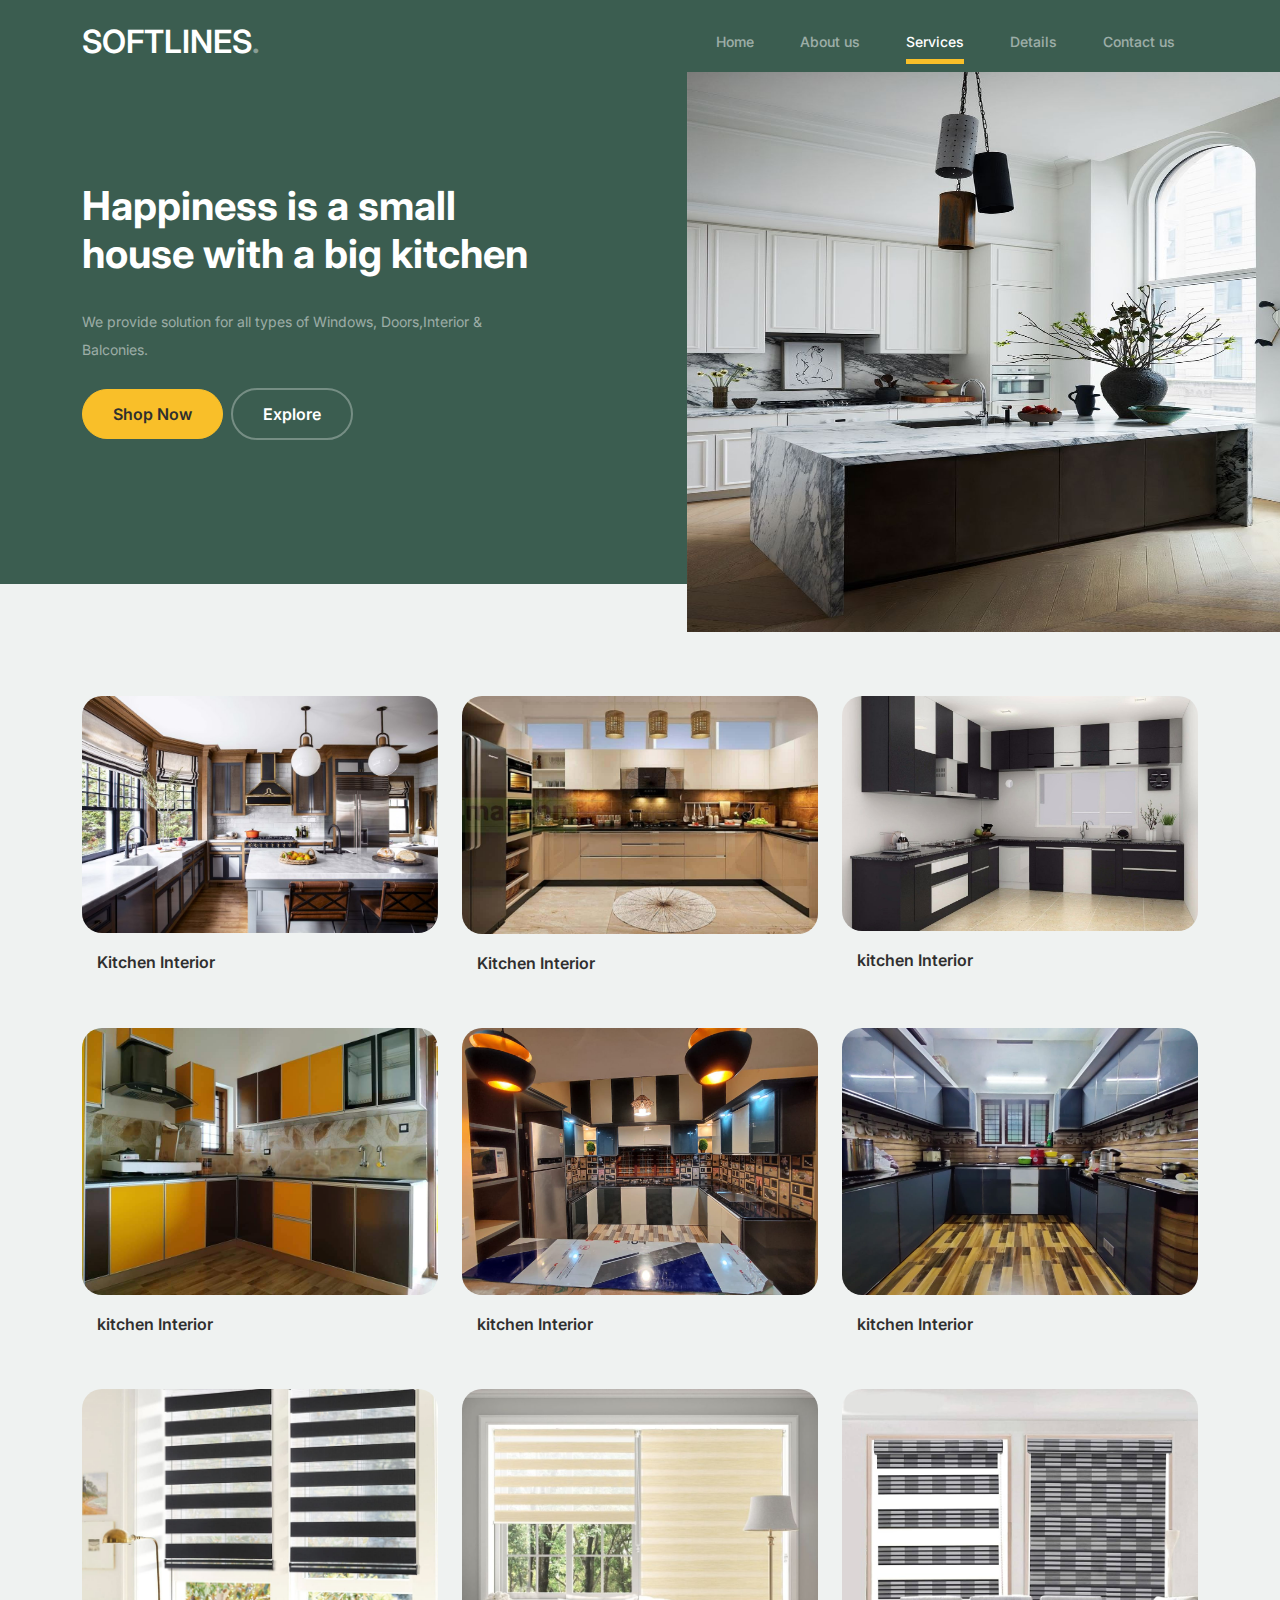
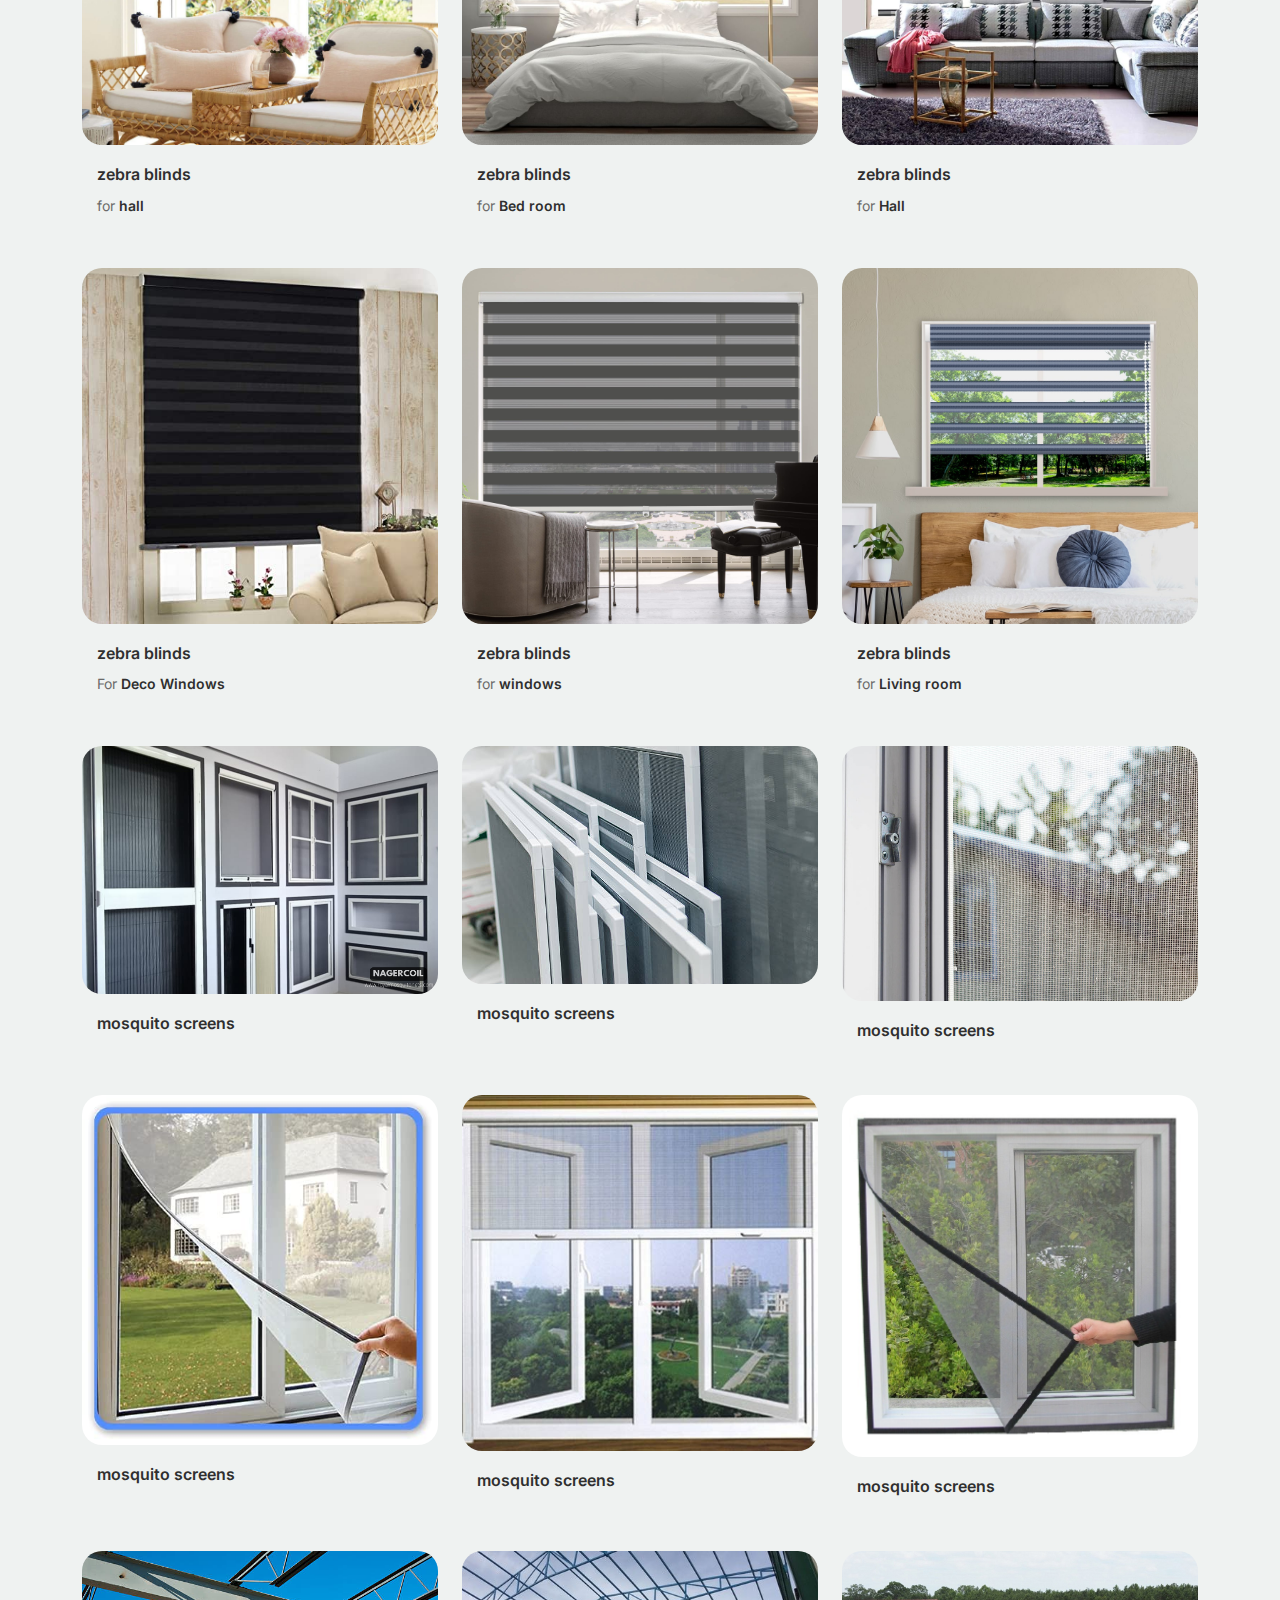
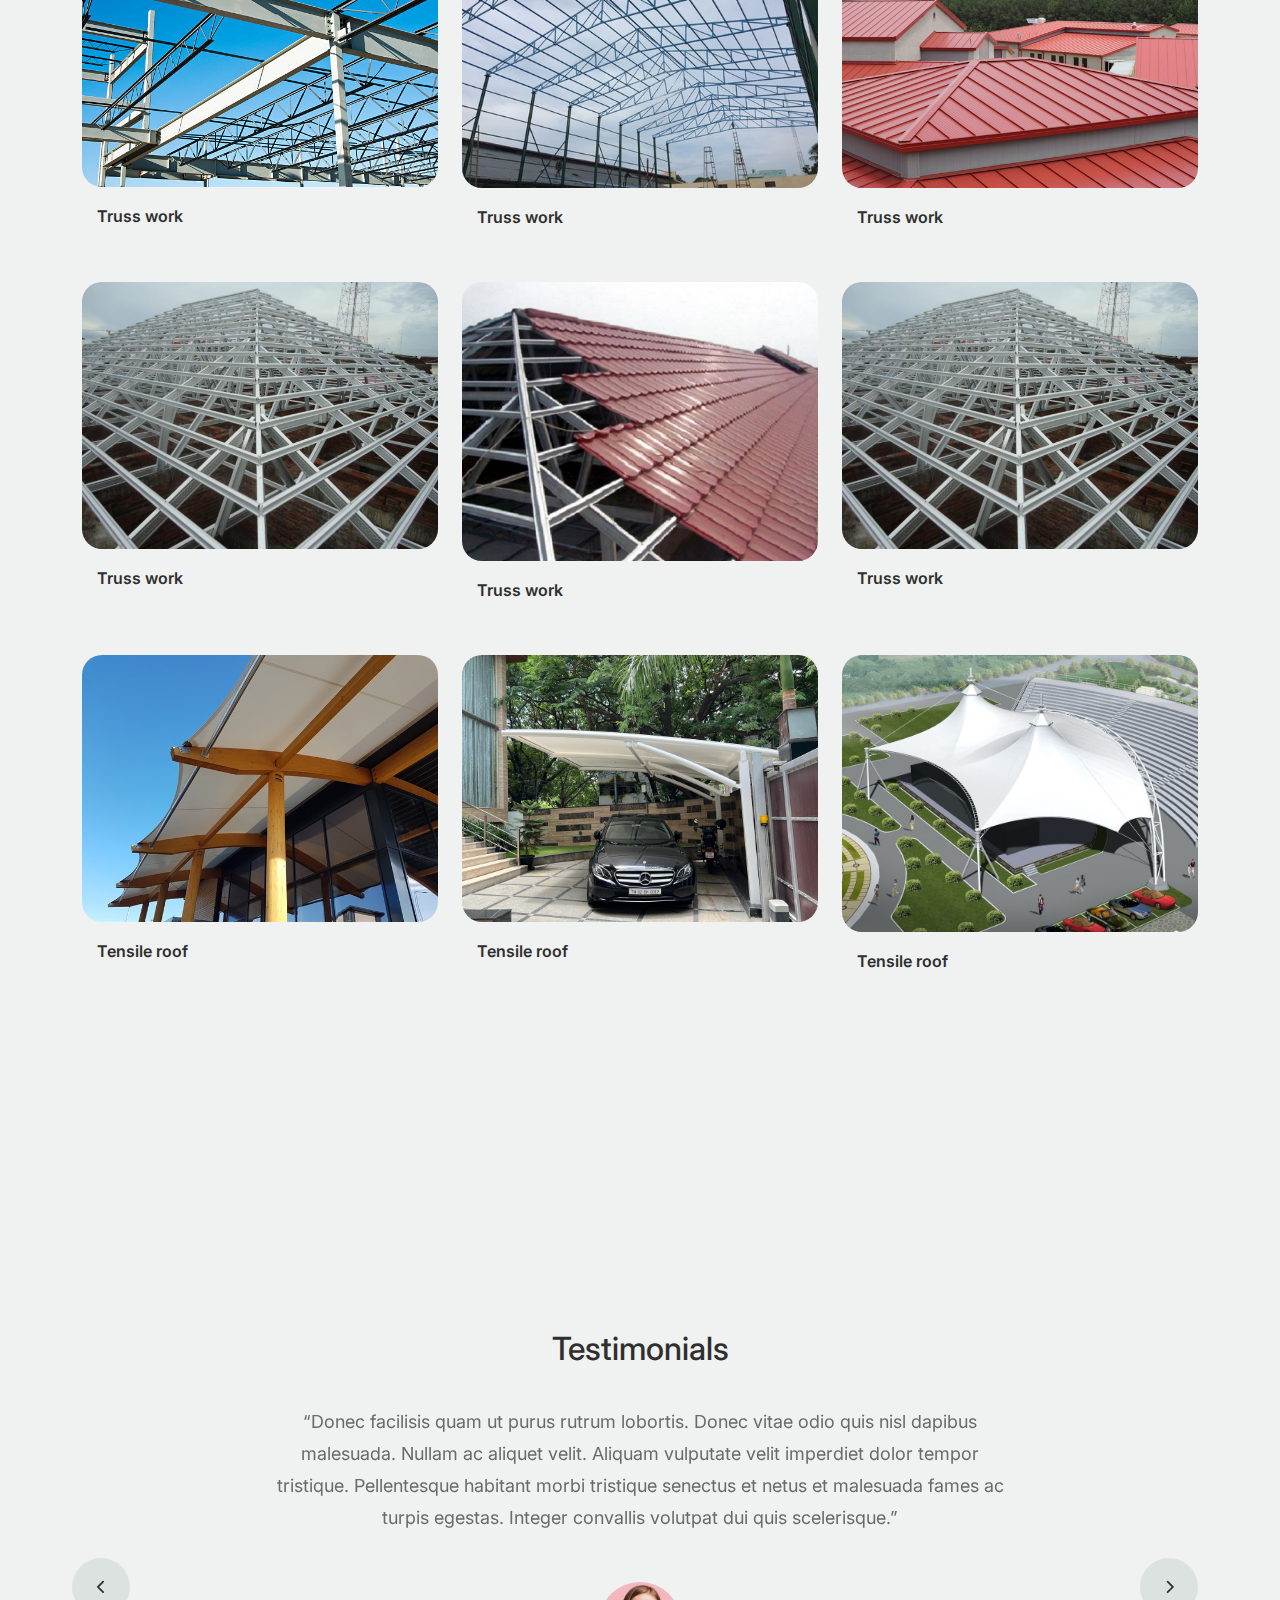
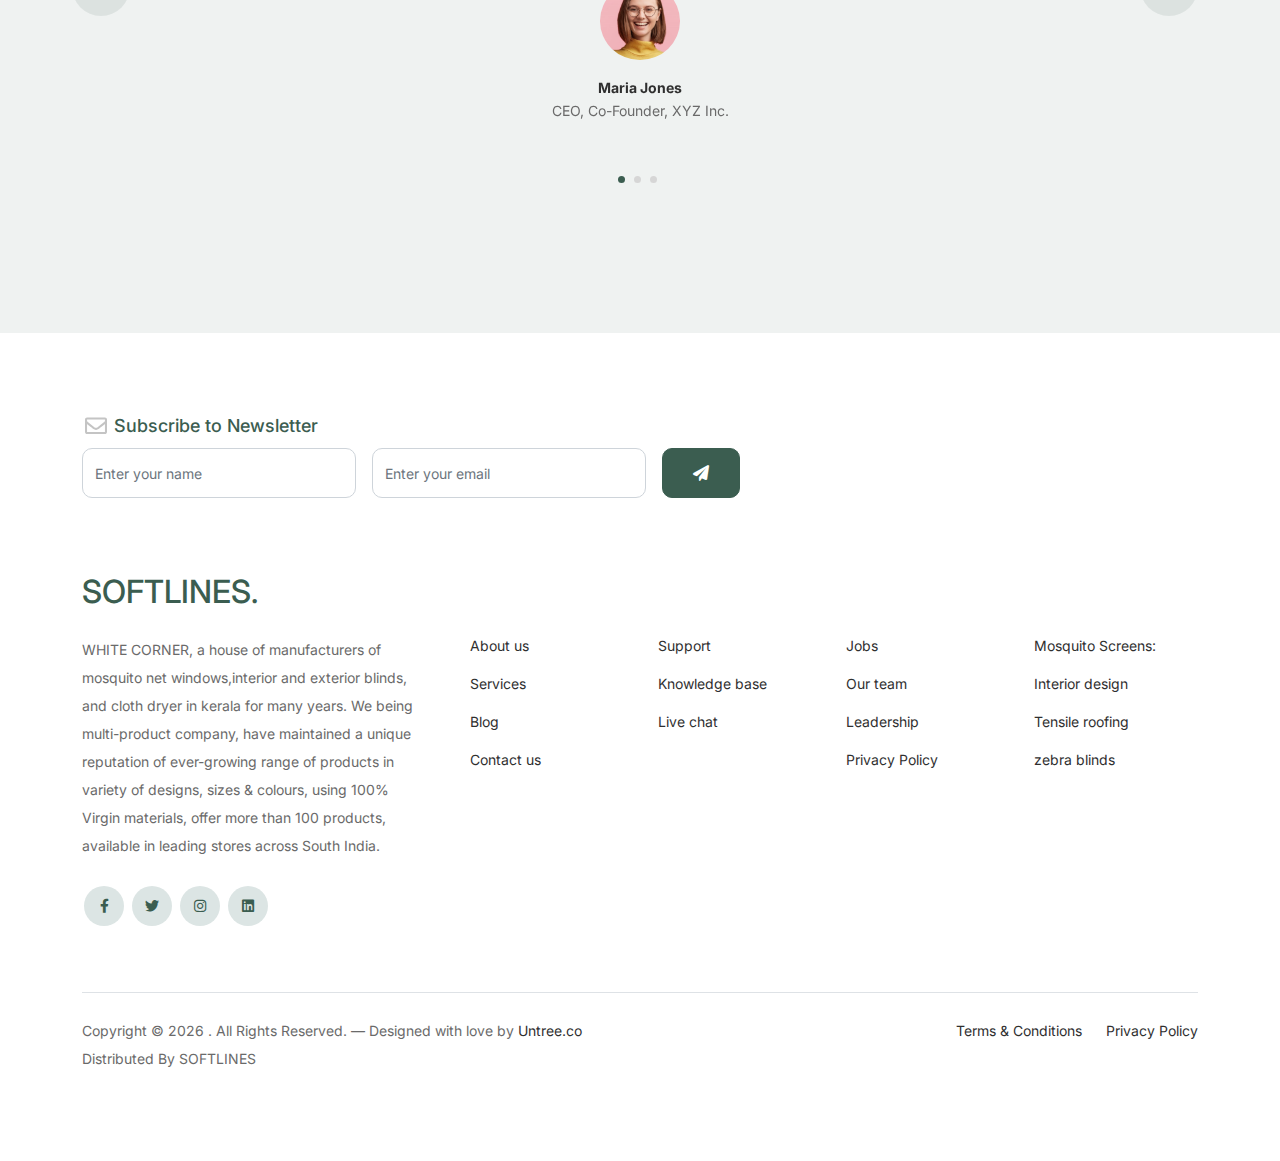
<file: blog.html>
<!-- /*
* Bootstrap 5
* Template Name: Furni
* Template Author: Untree.co
* Template URI: https://untree.co/
* License: https://creativecommons.org/licenses/by/3.0/
*/ -->
<!DOCTYPE html>
<html lang="en">
  <head>
    <meta charset="utf-8" />
    <meta
      name="viewport"
      content="width=device-width, initial-scale=1, shrink-to-fit=no"
    />
    <meta name="author" content="Untree.co" />
    <link rel="shortcut icon" href="favicon.png" />

    <meta name="description" content="" />
    <meta name="keywords" content="bootstrap, bootstrap4" />

    <!-- Bootstrap CSS -->
    <link href="css/bootstrap.min.css" rel="stylesheet" />
    <link
      href="https://cdnjs.cloudflare.com/ajax/libs/font-awesome/6.0.0-beta3/css/all.min.css"
      rel="stylesheet"
    />
    <link href="css/tiny-slider.css" rel="stylesheet" />
    <link href="css/style.css" rel="stylesheet" />
    <title>
      Furni Free Bootstrap 5 Template for Furniture and Interior Design Websites
      by Untree.co
    </title>
  </head>

  <body>
    <!-- Start Header/Navigation -->
    <nav
      class="custom-navbar navbar navbar navbar-expand-md navbar-dark bg-dark"
      arial-label="Furni navigation bar"
    >
      <div class="container">
        <a class="navbar-brand" href="index.html">SOFTLINES<span>.</span></a>

        <button
          class="navbar-toggler"
          type="button"
          data-bs-toggle="collapse"
          data-bs-target="#navbarsFurni"
          aria-controls="navbarsFurni"
          aria-expanded="false"
          aria-label="Toggle navigation"
        >
          <span class="navbar-toggler-icon"></span>
        </button>

        <div class="collapse navbar-collapse" id="navbarsFurni">
          <ul class="custom-navbar-nav navbar-nav ms-auto mb-2 mb-md-0">
            <li class="nav-item">
              <a class="nav-link" href="index.html">Home</a>
            </li>
            <li><a class="nav-link" href="about.html">About us</a></li>
            <li class="active">
              <a class="nav-link" href="blog.html">Services</a>
            </li>
			<li><a class="nav-link" href="thankyou.html">Details</a></li>

            <li><a class="nav-link" href="contact.html">Contact us</a></li>
          </ul>
        </div>
      </div>
    </nav>
    <!-- End Header/Navigation -->

    <!-- Start Hero Section -->
    <div class="hero">
      <div class="container">
        <div class="row justify-content-between">
          <div class="col-lg-5">
            <div class="intro-excerpt">
				<h1>
					Happiness is a small house
					<span clsas="d-block"> with a big kitchen</span>
				  </h1>
              <p class="mb-4">
                We provide solution for all types of Windows, Doors,Interior &
                Balconies.
              </p>
              <p>
                <a href="" class="btn btn-secondary me-2">Shop Now</a
                ><a href="#" class="btn btn-white-outline">Explore</a>
              </p>
            </div>
          </div>
          <div class="col-lg-7">
            <div class="hero-img-wrap">
              <img src="images/kitchenhome2.jpg" class="img-fluid" />
            </div>
          </div>
        </div>
      </div>
    </div>
    <!-- End Hero Section -->

    <!-- Start Blog Section -->
    <div class="blog-section">
      <div class="container">
        <div class="row">
          <div class="col-12 col-sm-6 col-md-4 mb-5">
            <div class="post-entry">
              <a href="#" class="post-thumbnail"
                ><img src="images/kitchenhome1.jpg" alt="Image" class="img-fluid"
              /></a>
              <div class="post-content-entry">
                <h3><a href="#"> Kitchen Interior</a></h3>
                <div class="meta">
                </div>
              </div>
            </div>
          </div>

          <div class="col-12 col-sm-6 col-md-4 mb-5">
            <div class="post-entry">
              <a href="#" class="post-thumbnail"
                ><img src="images/interiro 5.jpg" alt="Image" class="img-fluid"
              /></a>
              <div class="post-content-entry">
                <h3><a href="#">Kitchen Interior</a></h3>
              </div>
            </div>
          </div>

          <div class="col-12 col-sm-6 col-md-4 mb-5">
            <div class="post-entry">
              <a href="#" class="post-thumbnail"
                ><img src="images/interior 4.jpg" alt="Image" class="img-fluid"
              /></a>
              <div class="post-content-entry">
                <h3><a href="#">kitchen Interior</a></h3>
              </div>
            </div>
          </div>

          <div class="col-12 col-sm-6 col-md-4 mb-5">
            <div class="post-entry">
              <a href="#" class="post-thumbnail"
                ><img src="images/interiro3jpg.jpg" alt="Image" class="img-fluid"
              /></a>
              <div class="post-content-entry">
                <h3><a href="#">kitchen Interior</a></h3>
              </div>
            </div>
          </div>

          <div class="col-12 col-sm-6 col-md-4 mb-5">
            <div class="post-entry">
              <a href="#" class="post-thumbnail"
                ><img src="images/interior2.jpg" alt="Image" class="img-fluid"
              /></a>
              <div class="post-content-entry">
                <h3><a href="#">kitchen Interior</a></h3>
              </div>
            </div>
          </div>

          <div class="col-12 col-sm-6 col-md-4 mb-5">
            <div class="post-entry">
              <a href="#" class="post-thumbnail"
                ><img src="images/interiro3.jpg" alt="Image" class="img-fluid"
              /></a>
              <div class="post-content-entry">
                <h3><a href="#">kitchen Interior</a></h3>
              </div>
            </div>
          </div>

          <div class="col-12 col-sm-6 col-md-4 mb-5">
            <div class="post-entry">
              <a href="#" class="post-thumbnail"
                ><img src="images/zibrablinds1.jpg" alt="Image" class="img-fluid"
              /></a>
              <div class="post-content-entry">
                <h3><a href="#">zebra blinds</a></h3>
                <div class="meta">
                  <span>for  <a href="#">hall</a></span>
                
                </div>
              </div>
            </div>
          </div>

          <div class="col-12 col-sm-6 col-md-4 mb-5">
            <div class="post-entry">
              <a href="#" class="post-thumbnail"
                ><img src="images/zibrablinds2.jpg" alt="Image" class="img-fluid"
              /></a>
              <div class="post-content-entry">
                <h3><a href="#">zebra blinds</a></h3>
                <div class="meta">
                  <span>for  <a href="#">Bed room</a></span>
                 
                </div>
              </div>
            </div>
          </div>

          <div class="col-12 col-sm-6 col-md-4 mb-5">
            <div class="post-entry">
              <a href="#" class="post-thumbnail"
                ><img src="images/zibrablinds3.jpg" alt="Image" class="img-fluid"
              /></a>
              <div class="post-content-entry">
                <h3><a href="#">zebra blinds</a></h3>
                <div class="meta">
                  <span>for  <a href="#"> Hall</a></span>
                </div>
              </div>
            </div>
          </div>

		  <div class="col-12 col-sm-6 col-md-4 mb-5">
            <div class="post-entry">
              <a href="#" class="post-thumbnail"
                ><img src="images/zibrablinds7.jpg" alt="Image" class="img-fluid"
              /></a>
              <div class="post-content-entry">
                <h3><a href="#">zebra blinds</a></h3>
                <div class="meta">
                  <span>For  <a href="#">Deco Windows</a></span>
                </div>
              </div>
            </div>
          </div>

		  <div class="col-12 col-sm-6 col-md-4 mb-5">
            <div class="post-entry">
              <a href="#" class="post-thumbnail"
                ><img src="images/zibrablinds6.jpg" alt="Image" class="img-fluid"
              /></a>
              <div class="post-content-entry">
                <h3><a href="#">zebra blinds</a></h3>
                <div class="meta">
                  <span>for  <a href="#"> windows</a></span>
                </div>
              </div>
            </div>
          </div>

		  <div class="col-12 col-sm-6 col-md-4 mb-5">
            <div class="post-entry">
              <a href="#" class="post-thumbnail"
                ><img src="images/zibrablinds5.jpg" alt="Image" class="img-fluid"
              /></a>
              <div class="post-content-entry">
                <h3><a href="#">zebra blinds</a></h3>
                <div class="meta">
                  <span>for <a href="#">Living room</a></span>
                </div>
              </div>
            </div>
          </div>

		  <div class="col-12 col-sm-6 col-md-4 mb-5">
            <div class="post-entry">
              <a href="#" class="post-thumbnail"
                ><img src="images/mousquites5.jpg" alt="Image" class="img-fluid"
              /></a>
              <div class="post-content-entry">
                <h3><a href="#">mosquito screens </a></h3>
                
              </div>
            </div>
          </div>

		  <div class="col-12 col-sm-6 col-md-4 mb-5">
            <div class="post-entry">
              <a href="#" class="post-thumbnail"
                ><img src="images/mousquites7.jpg" alt="Image" class="img-fluid"
              /></a>
              <div class="post-content-entry">
                <h3><a href="#">mosquito screens</a></h3>
               
              </div>
            </div>
          </div>

		  <div class="col-12 col-sm-6 col-md-4 mb-5">
            <div class="post-entry">
              <a href="#" class="post-thumbnail"
                ><img src="images/mousquites9.jpg" alt="Image" class="img-fluid"
              /></a>
              <div class="post-content-entry">
                <h3><a href="#">mosquito screens</a></h3>
              </div>
            </div>
          </div>

		  <div class="col-12 col-sm-6 col-md-4 mb-5">
            <div class="post-entry">
              <a href="#" class="post-thumbnail"
                ><img src="images/mousquites1.jpg" alt="Image" class="img-fluid"
              /></a>
              <div class="post-content-entry">
                <h3><a href="#">mosquito screens </a></h3>
              </div>
            </div>
          </div>

		  <div class="col-12 col-sm-6 col-md-4 mb-5">
            <div class="post-entry">
              <a href="#" class="post-thumbnail"
                ><img src="images/mousquites6.jpg" alt="Image" class="img-fluid"
              /></a>
              <div class="post-content-entry">
                <h3><a href="#">mosquito screens</a></h3>
              </div>
            </div>
          </div>

		  <div class="col-12 col-sm-6 col-md-4 mb-5">
            <div class="post-entry">
              <a href="#" class="post-thumbnail"
                ><img src="images/mousquites3.jpg" alt="Image" class="img-fluid"
              /></a>
              <div class="post-content-entry">
                <h3><a href="#">mosquito screens </a></h3>
              </div>
            </div>
          </div>

		  <div class="col-12 col-sm-6 col-md-4 mb-5">
            <div class="post-entry">
              <a href="#" class="post-thumbnail"
                ><img src="images/truss8.jpg" alt="Image" class="img-fluid"
              /></a>
              <div class="post-content-entry">
                <h3><a href="#">Truss work</a></h3>
              </div>
            </div>
          </div>

		  <div class="col-12 col-sm-6 col-md-4 mb-5">
            <div class="post-entry">
              <a href="#" class="post-thumbnail"
                ><img src="images/truss2.jpg" alt="Image" class="img-fluid"
              /></a>
              <div class="post-content-entry">
                <h3><a href="#">Truss work</a></h3>
              
              </div>
            </div>
          </div>

		  <div class="col-12 col-sm-6 col-md-4 mb-5">
            <div class="post-entry">
              <a href="#" class="post-thumbnail"
                ><img src="images/truss6.jpg" alt="Image" class="img-fluid"
              /></a>
              <div class="post-content-entry">
                <h3><a href="#">Truss work</a></h3>
              </div>
            </div>
          </div>

		  <div class="col-12 col-sm-6 col-md-4 mb-5">
            <div class="post-entry">
              <a href="#" class="post-thumbnail"
                ><img src="images/truss5.jpg" alt="Image" class="img-fluid"
              /></a>
              <div class="post-content-entry">
                <h3><a href="#">Truss work</a></h3>
              </div>
            </div>
          </div>

		  <div class="col-12 col-sm-6 col-md-4 mb-5">
            <div class="post-entry">
              <a href="#" class="post-thumbnail"
                ><img src="images/truss4.jpg" alt="Image" class="img-fluid"
              /></a>
              <div class="post-content-entry">
                <h3><a href="#">Truss work</a></h3>
              </div>
            </div>
          </div>

		  <div class="col-12 col-sm-6 col-md-4 mb-5">
            <div class="post-entry">
              <a href="#" class="post-thumbnail"
                ><img src="images/truss5.jpg" alt="Image" class="img-fluid"
              /></a>
              <div class="post-content-entry">
                <h3><a href="#">Truss work</a></h3>
              </div>
            </div>
          </div>


		  <div class="col-12 col-sm-6 col-md-4 mb-5">
            <div class="post-entry">
              <a href="#" class="post-thumbnail"
                ><img src="images/tenssilroofing3.jpg" alt="Image" class="img-fluid"
              /></a>
              <div class="post-content-entry">
                <h3><a href="#">Tensile roof</a></h3>
              </div>
            </div>
          </div>


		  <div class="col-12 col-sm-6 col-md-4 mb-5">
            <div class="post-entry">
              <a href="#" class="post-thumbnail"
                ><img src="images/tenssilroofing4.jpeg" alt="Image" class="img-fluid"
              /></a>
              <div class="post-content-entry">
                <h3><a href="#">Tensile roof</a></h3>
              </div>
            </div>
          </div>


		  <div class="col-12 col-sm-6 col-md-4 mb-5">
            <div class="post-entry">
              <a href="#" class="post-thumbnail"
                ><img src="images/tenssilroofing1.jpg" alt="Image" class="img-fluid"
              /></a>
              <div class="post-content-entry">
                <h3><a href="#">Tensile roof</a></h3>
              </div>
            </div>
          </div>

		  



        </div>
      </div>
    </div>
    <!-- End Blog Section -->

    <!-- Start Testimonial Slider -->
    <div class="testimonial-section before-footer-section">
      <div class="container">
        <div class="row">
          <div class="col-lg-7 mx-auto text-center">
            <h2 class="section-title">Testimonials</h2>
          </div>
        </div>

        <div class="row justify-content-center">
          <div class="col-lg-12">
            <div class="testimonial-slider-wrap text-center">
              <div id="testimonial-nav">
                <span class="prev" data-controls="prev"
                  ><span class="fa fa-chevron-left"></span
                ></span>
                <span class="next" data-controls="next"
                  ><span class="fa fa-chevron-right"></span
                ></span>
              </div>

              <div class="testimonial-slider">
                <div class="item">
                  <div class="row justify-content-center">
                    <div class="col-lg-8 mx-auto">
                      <div class="testimonial-block text-center">
                        <blockquote class="mb-5">
                          <p>
                            &ldquo;Donec facilisis quam ut purus rutrum
                            lobortis. Donec vitae odio quis nisl dapibus
                            malesuada. Nullam ac aliquet velit. Aliquam
                            vulputate velit imperdiet dolor tempor tristique.
                            Pellentesque habitant morbi tristique senectus et
                            netus et malesuada fames ac turpis egestas. Integer
                            convallis volutpat dui quis scelerisque.&rdquo;
                          </p>
                        </blockquote>

                        <div class="author-info">
                          <div class="author-pic">
                            <img
                              src="images/person-1.png"
                              alt="Maria Jones"
                              class="img-fluid"
                            />
                          </div>
                          <h3 class="font-weight-bold">Maria Jones</h3>
                          <span class="position d-block mb-3"
                            >CEO, Co-Founder, XYZ Inc.</span
                          >
                        </div>
                      </div>
                    </div>
                  </div>
                </div>
                <!-- END item -->

                <div class="item">
                  <div class="row justify-content-center">
                    <div class="col-lg-8 mx-auto">
                      <div class="testimonial-block text-center">
                        <blockquote class="mb-5">
                          <p>
                            &ldquo;Donec facilisis quam ut purus rutrum
                            lobortis. Donec vitae odio quis nisl dapibus
                            malesuada. Nullam ac aliquet velit. Aliquam
                            vulputate velit imperdiet dolor tempor tristique.
                            Pellentesque habitant morbi tristique senectus et
                            netus et malesuada fames ac turpis egestas. Integer
                            convallis volutpat dui quis scelerisque.&rdquo;
                          </p>
                        </blockquote>

                        <div class="author-info">
                          <div class="author-pic">
                            <img
                              src="images/person-1.png"
                              alt="Maria Jones"
                              class="img-fluid"
                            />
                          </div>
                          <h3 class="font-weight-bold">Maria Jones</h3>
                          <span class="position d-block mb-3"
                            >CEO, Co-Founder, XYZ Inc.</span
                          >
                        </div>
                      </div>
                    </div>
                  </div>
                </div>
                <!-- END item -->

                <div class="item">
                  <div class="row justify-content-center">
                    <div class="col-lg-8 mx-auto">
                      <div class="testimonial-block text-center">
                        <blockquote class="mb-5">
                          <p>
                            &ldquo;Donec facilisis quam ut purus rutrum
                            lobortis. Donec vitae odio quis nisl dapibus
                            malesuada. Nullam ac aliquet velit. Aliquam
                            vulputate velit imperdiet dolor tempor tristique.
                            Pellentesque habitant morbi tristique senectus et
                            netus et malesuada fames ac turpis egestas. Integer
                            convallis volutpat dui quis scelerisque.&rdquo;
                          </p>
                        </blockquote>

                        <div class="author-info">
                          <div class="author-pic">
                            <img
                              src="images/person-1.png"
                              alt="Maria Jones"
                              class="img-fluid"
                            />
                          </div>
                          <h3 class="font-weight-bold">Maria Jones</h3>
                          <span class="position d-block mb-3"
                            >CEO, Co-Founder, XYZ Inc.</span
                          >
                        </div>
                      </div>
                    </div>
                  </div>
                </div>
                <!-- END item -->
              </div>
            </div>
          </div>
        </div>
      </div>
    </div>
    <!-- End Testimonial Slider -->

    <!-- Start Footer Section -->
    <footer class="footer-section">
      <div class="container relative">
        <div class="row">
          <div class="col-lg-8">
            <div class="subscription-form">
              <h3 class="d-flex align-items-center">
                <span class="me-1"
                  ><img
                    src="images/envelope-outline.svg"
                    alt="Image"
                    class="img-fluid" /></span
                ><span>Subscribe to Newsletter</span>
              </h3>

              <form action="#" class="row g-3">
                <div class="col-auto">
                  <input
                    type="text"
                    class="form-control"
                    placeholder="Enter your name"
                  />
                </div>
                <div class="col-auto">
                  <input
                    type="email"
                    class="form-control"
                    placeholder="Enter your email"
                  />
                </div>
                <div class="col-auto">
                  <button class="btn btn-primary">
                    <span class="fa fa-paper-plane"></span>
                  </button>
                </div>
              </form>
            </div>
          </div>
        </div>

        <div class="row g-5 mb-5">
          <div class="col-lg-4">
            <div class="mb-4 footer-logo-wrap">
              <a href="#" class="footer-logo">SOFTLINES<span>.</span></a>
            </div>
            <p class="mb-4">
				WHITE CORNER, a house of manufacturers of mosquito net
				windows,interior and exterior blinds, and cloth dryer in kerala
				for many years. We being multi-product company, have maintained a
				unique reputation of ever-growing range of products in variety of
				designs, sizes & colours, using 100% Virgin materials, offer more
				than 100 products, available in leading stores across South India.
			  </p>  
            <ul class="list-unstyled custom-social">
              <li>
                <a href="#"><span class="fa fa-brands fa-facebook-f"></span></a>
              </li>
              <li>
                <a href="#"><span class="fa fa-brands fa-twitter"></span></a>
              </li>
              <li>
                <a href="#"><span class="fa fa-brands fa-instagram"></span></a>
              </li>
              <li>
                <a href="#"><span class="fa fa-brands fa-linkedin"></span></a>
              </li>
            </ul>
          </div>

          <div class="col-lg-8">
            <div class="row links-wrap">
              <div class="col-6 col-sm-6 col-md-3">
                <ul class="list-unstyled">
                  <li><a href="#">About us</a></li>
                  <li><a href="#">Services</a></li>
                  <li><a href="#">Blog</a></li>
                  <li><a href="#">Contact us</a></li>
                </ul>
              </div>

              <div class="col-6 col-sm-6 col-md-3">
                <ul class="list-unstyled">
                  <li><a href="#">Support</a></li>
                  <li><a href="#">Knowledge base</a></li>
                  <li><a href="#">Live chat</a></li>
                </ul>
              </div>

              <div class="col-6 col-sm-6 col-md-3">
                <ul class="list-unstyled">
                  <li><a href="#">Jobs</a></li>
                  <li><a href="#">Our team</a></li>
                  <li><a href="#">Leadership</a></li>
                  <li><a href="#">Privacy Policy</a></li>
                </ul>
              </div>

              <div class="col-6 col-sm-6 col-md-3">
                <ul class="list-unstyled">
                  <li><a href="#">Mosquito Screens:</a></li>
                  <li><a href="#"> Interior design</a></li>
                  <li><a href="#">Tensile roofing</a></li>
                  <li><a href="#">zebra blinds</a></li>
                </ul>
              </div>
            </div>
          </div>
        </div>

        <div class="border-top copyright">
          <div class="row pt-4">
            <div class="col-lg-6">
              <p class="mb-2 text-center text-lg-start">
                Copyright &copy;
                <script>
                  document.write(new Date().getFullYear());
                </script>
                . All Rights Reserved. &mdash; Designed with love by
                <a href="https://untree.co">Untree.co</a> Distributed By
                <a hreff="https://themewagon.com">SOFTLINES</a>
                <!-- License information: https://untree.co/license/ -->
              </p>
            </div>

            <div class="col-lg-6 text-center text-lg-end">
              <ul class="list-unstyled d-inline-flex ms-auto">
                <li class="me-4"><a href="#">Terms &amp; Conditions</a></li>
                <li><a href="#">Privacy Policy</a></li>
              </ul>
            </div>
          </div>
        </div>
      </div>
    </footer>
    <!-- End Footer Section -->

    <script src="js/bootstrap.bundle.min.js"></script>
    <script src="js/tiny-slider.js"></script>
    <script src="js/custom.js"></script>
  </body>
</html>
</file>
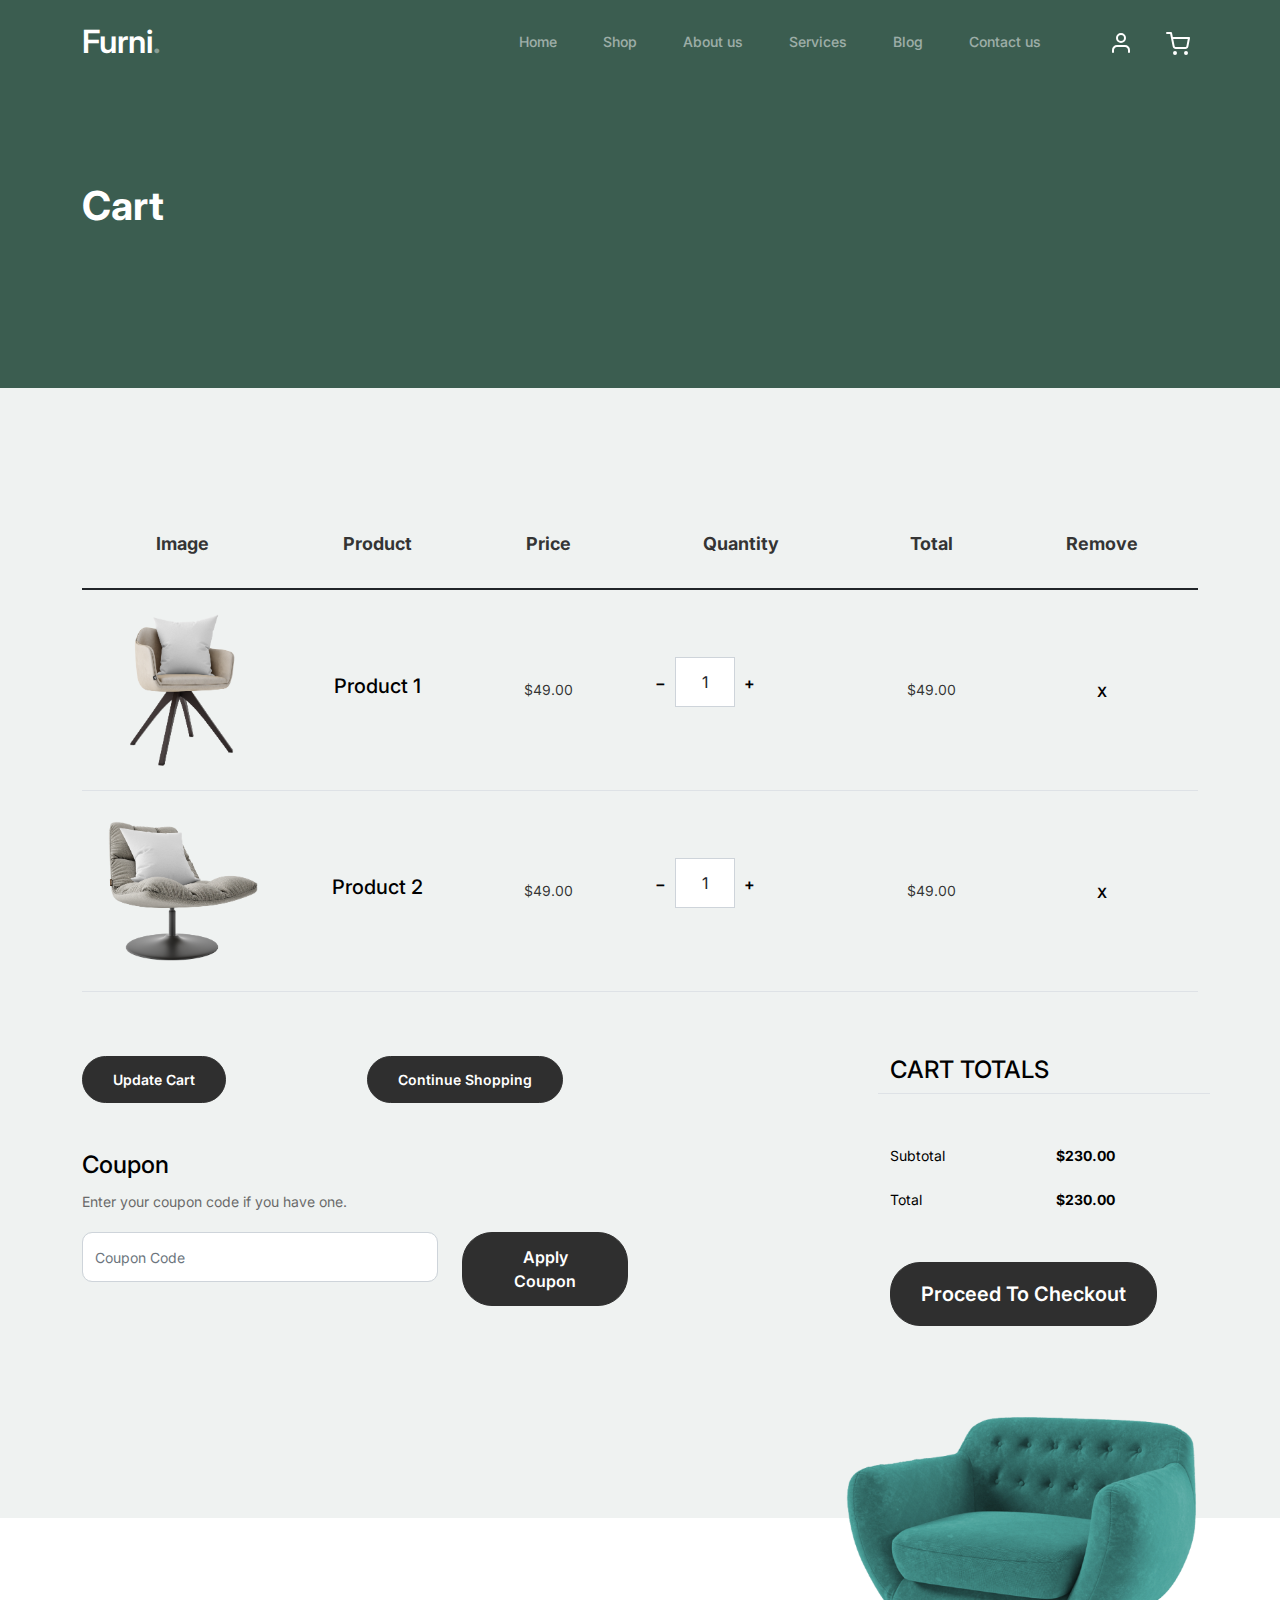
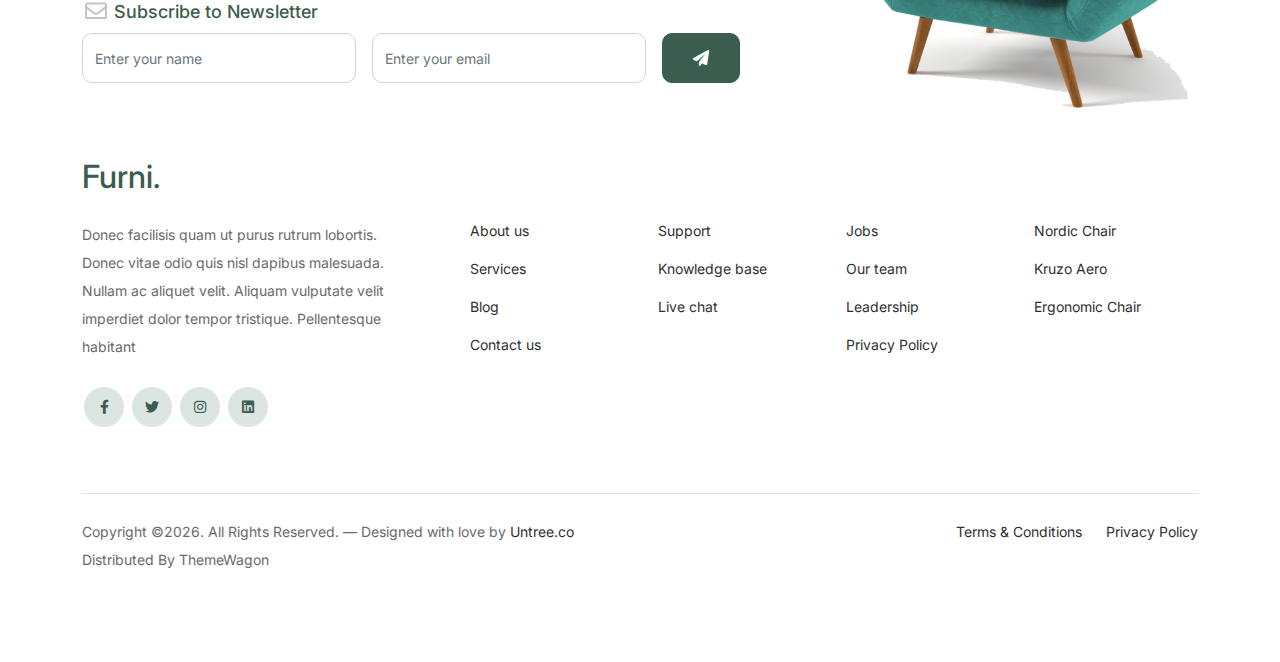
<file: cart.html>
<!-- /*
* Bootstrap 5
* Template Name: Furni
* Template Author: Untree.co
* Template URI: https://untree.co/
* License: https://creativecommons.org/licenses/by/3.0/
*/ -->
<!doctype html>
<html lang="en">
<head>
  <meta charset="utf-8">
  <meta name="viewport" content="width=device-width, initial-scale=1, shrink-to-fit=no">
  <meta name="author" content="Untree.co">
  <link rel="shortcut icon" href="favicon.png">

  <meta name="description" content="" />
  <meta name="keywords" content="bootstrap, bootstrap4" />

		<!-- Bootstrap CSS -->
		<link href="css/bootstrap.min.css" rel="stylesheet">
		<link href="https://cdnjs.cloudflare.com/ajax/libs/font-awesome/6.0.0-beta3/css/all.min.css" rel="stylesheet">
		<link href="css/tiny-slider.css" rel="stylesheet">
		<link href="css/style.css" rel="stylesheet">
		<title>Furni Free Bootstrap 5 Template for Furniture and Interior Design Websites by Untree.co </title>
	</head>

	<body>

		<!-- Start Header/Navigation -->
		<nav class="custom-navbar navbar navbar navbar-expand-md navbar-dark bg-dark" arial-label="Furni navigation bar">

			<div class="container">
				<a class="navbar-brand" href="index.html">Furni<span>.</span></a>

				<button class="navbar-toggler" type="button" data-bs-toggle="collapse" data-bs-target="#navbarsFurni" aria-controls="navbarsFurni" aria-expanded="false" aria-label="Toggle navigation">
					<span class="navbar-toggler-icon"></span>
				</button>

				<div class="collapse navbar-collapse" id="navbarsFurni">
					<ul class="custom-navbar-nav navbar-nav ms-auto mb-2 mb-md-0">
						<li class="nav-item ">
							<a class="nav-link" href="index.html">Home</a>
						</li>
						<li><a class="nav-link" href="shop.html">Shop</a></li>
						<li><a class="nav-link" href="about.html">About us</a></li>
						<li><a class="nav-link" href="services.html">Services</a></li>
						<li><a class="nav-link" href="blog.html">Blog</a></li>
						<li><a class="nav-link" href="contact.html">Contact us</a></li>
					</ul>

					<ul class="custom-navbar-cta navbar-nav mb-2 mb-md-0 ms-5">
						<li><a class="nav-link" href="#"><img src="images/user.svg"></a></li>
						<li><a class="nav-link" href="cart.html"><img src="images/cart.svg"></a></li>
					</ul>
				</div>
			</div>
				
		</nav>
		<!-- End Header/Navigation -->

		<!-- Start Hero Section -->
			<div class="hero">
				<div class="container">
					<div class="row justify-content-between">
						<div class="col-lg-5">
							<div class="intro-excerpt">
								<h1>Cart</h1>
							</div>
						</div>
						<div class="col-lg-7">
							
						</div>
					</div>
				</div>
			</div>
		<!-- End Hero Section -->

		

		<div class="untree_co-section before-footer-section">
            <div class="container">
              <div class="row mb-5">
                <form class="col-md-12" method="post">
                  <div class="site-blocks-table">
                    <table class="table">
                      <thead>
                        <tr>
                          <th class="product-thumbnail">Image</th>
                          <th class="product-name">Product</th>
                          <th class="product-price">Price</th>
                          <th class="product-quantity">Quantity</th>
                          <th class="product-total">Total</th>
                          <th class="product-remove">Remove</th>
                        </tr>
                      </thead>
                      <tbody>
                        <tr>
                          <td class="product-thumbnail">
                            <img src="images/product-1.png" alt="Image" class="img-fluid">
                          </td>
                          <td class="product-name">
                            <h2 class="h5 text-black">Product 1</h2>
                          </td>
                          <td>$49.00</td>
                          <td>
                            <div class="input-group mb-3 d-flex align-items-center quantity-container" style="max-width: 120px;">
                              <div class="input-group-prepend">
                                <button class="btn btn-outline-black decrease" type="button">&minus;</button>
                              </div>
                              <input type="text" class="form-control text-center quantity-amount" value="1" placeholder="" aria-label="Example text with button addon" aria-describedby="button-addon1">
                              <div class="input-group-append">
                                <button class="btn btn-outline-black increase" type="button">&plus;</button>
                              </div>
                            </div>
        
                          </td>
                          <td>$49.00</td>
                          <td><a href="#" class="btn btn-black btn-sm">X</a></td>
                        </tr>
        
                        <tr>
                          <td class="product-thumbnail">
                            <img src="images/product-2.png" alt="Image" class="img-fluid">
                          </td>
                          <td class="product-name">
                            <h2 class="h5 text-black">Product 2</h2>
                          </td>
                          <td>$49.00</td>
                          <td>
                            <div class="input-group mb-3 d-flex align-items-center quantity-container" style="max-width: 120px;">
                              <div class="input-group-prepend">
                                <button class="btn btn-outline-black decrease" type="button">&minus;</button>
                              </div>
                              <input type="text" class="form-control text-center quantity-amount" value="1" placeholder="" aria-label="Example text with button addon" aria-describedby="button-addon1">
                              <div class="input-group-append">
                                <button class="btn btn-outline-black increase" type="button">&plus;</button>
                              </div>
                            </div>
        
                          </td>
                          <td>$49.00</td>
                          <td><a href="#" class="btn btn-black btn-sm">X</a></td>
                        </tr>
                      </tbody>
                    </table>
                  </div>
                </form>
              </div>
        
              <div class="row">
                <div class="col-md-6">
                  <div class="row mb-5">
                    <div class="col-md-6 mb-3 mb-md-0">
                      <button class="btn btn-black btn-sm btn-block">Update Cart</button>
                    </div>
                    <div class="col-md-6">
                      <button class="btn btn-outline-black btn-sm btn-block">Continue Shopping</button>
                    </div>
                  </div>
                  <div class="row">
                    <div class="col-md-12">
                      <label class="text-black h4" for="coupon">Coupon</label>
                      <p>Enter your coupon code if you have one.</p>
                    </div>
                    <div class="col-md-8 mb-3 mb-md-0">
                      <input type="text" class="form-control py-3" id="coupon" placeholder="Coupon Code">
                    </div>
                    <div class="col-md-4">
                      <button class="btn btn-black">Apply Coupon</button>
                    </div>
                  </div>
                </div>
                <div class="col-md-6 pl-5">
                  <div class="row justify-content-end">
                    <div class="col-md-7">
                      <div class="row">
                        <div class="col-md-12 text-right border-bottom mb-5">
                          <h3 class="text-black h4 text-uppercase">Cart Totals</h3>
                        </div>
                      </div>
                      <div class="row mb-3">
                        <div class="col-md-6">
                          <span class="text-black">Subtotal</span>
                        </div>
                        <div class="col-md-6 text-right">
                          <strong class="text-black">$230.00</strong>
                        </div>
                      </div>
                      <div class="row mb-5">
                        <div class="col-md-6">
                          <span class="text-black">Total</span>
                        </div>
                        <div class="col-md-6 text-right">
                          <strong class="text-black">$230.00</strong>
                        </div>
                      </div>
        
                      <div class="row">
                        <div class="col-md-12">
                          <button class="btn btn-black btn-lg py-3 btn-block" onclick="window.location='checkout.html'">Proceed To Checkout</button>
                        </div>
                      </div>
                    </div>
                  </div>
                </div>
              </div>
            </div>
          </div>
		

		<!-- Start Footer Section -->
		<footer class="footer-section">
			<div class="container relative">

				<div class="sofa-img">
					<img src="images/sofa.png" alt="Image" class="img-fluid">
				</div>

				<div class="row">
					<div class="col-lg-8">
						<div class="subscription-form">
							<h3 class="d-flex align-items-center"><span class="me-1"><img src="images/envelope-outline.svg" alt="Image" class="img-fluid"></span><span>Subscribe to Newsletter</span></h3>

							<form action="#" class="row g-3">
								<div class="col-auto">
									<input type="text" class="form-control" placeholder="Enter your name">
								</div>
								<div class="col-auto">
									<input type="email" class="form-control" placeholder="Enter your email">
								</div>
								<div class="col-auto">
									<button class="btn btn-primary">
										<span class="fa fa-paper-plane"></span>
									</button>
								</div>
							</form>

						</div>
					</div>
				</div>

				<div class="row g-5 mb-5">
					<div class="col-lg-4">
						<div class="mb-4 footer-logo-wrap"><a href="#" class="footer-logo">Furni<span>.</span></a></div>
						<p class="mb-4">Donec facilisis quam ut purus rutrum lobortis. Donec vitae odio quis nisl dapibus malesuada. Nullam ac aliquet velit. Aliquam vulputate velit imperdiet dolor tempor tristique. Pellentesque habitant</p>

						<ul class="list-unstyled custom-social">
							<li><a href="#"><span class="fa fa-brands fa-facebook-f"></span></a></li>
							<li><a href="#"><span class="fa fa-brands fa-twitter"></span></a></li>
							<li><a href="#"><span class="fa fa-brands fa-instagram"></span></a></li>
							<li><a href="#"><span class="fa fa-brands fa-linkedin"></span></a></li>
						</ul>
					</div>

					<div class="col-lg-8">
						<div class="row links-wrap">
							<div class="col-6 col-sm-6 col-md-3">
								<ul class="list-unstyled">
									<li><a href="#">About us</a></li>
									<li><a href="#">Services</a></li>
									<li><a href="#">Blog</a></li>
									<li><a href="#">Contact us</a></li>
								</ul>
							</div>

							<div class="col-6 col-sm-6 col-md-3">
								<ul class="list-unstyled">
									<li><a href="#">Support</a></li>
									<li><a href="#">Knowledge base</a></li>
									<li><a href="#">Live chat</a></li>
								</ul>
							</div>

							<div class="col-6 col-sm-6 col-md-3">
								<ul class="list-unstyled">
									<li><a href="#">Jobs</a></li>
									<li><a href="#">Our team</a></li>
									<li><a href="#">Leadership</a></li>
									<li><a href="#">Privacy Policy</a></li>
								</ul>
							</div>

							<div class="col-6 col-sm-6 col-md-3">
								<ul class="list-unstyled">
									<li><a href="#">Nordic Chair</a></li>
									<li><a href="#">Kruzo Aero</a></li>
									<li><a href="#">Ergonomic Chair</a></li>
								</ul>
							</div>
						</div>
					</div>

				</div>

				<div class="border-top copyright">
					<div class="row pt-4">
						<div class="col-lg-6">
							<p class="mb-2 text-center text-lg-start">Copyright &copy;<script>document.write(new Date().getFullYear());</script>. All Rights Reserved. &mdash; Designed with love by <a href="https://untree.co">Untree.co</a> Distributed By <a hreff="https://themewagon.com">ThemeWagon</a>  <!-- License information: https://untree.co/license/ -->
            </p>
						</div>

						<div class="col-lg-6 text-center text-lg-end">
							<ul class="list-unstyled d-inline-flex ms-auto">
								<li class="me-4"><a href="#">Terms &amp; Conditions</a></li>
								<li><a href="#">Privacy Policy</a></li>
							</ul>
						</div>

					</div>
				</div>

			</div>
		</footer>
		<!-- End Footer Section -->	


		<script src="js/bootstrap.bundle.min.js"></script>
		<script src="js/tiny-slider.js"></script>
		<script src="js/custom.js"></script>
	</body>

</html>
</file>
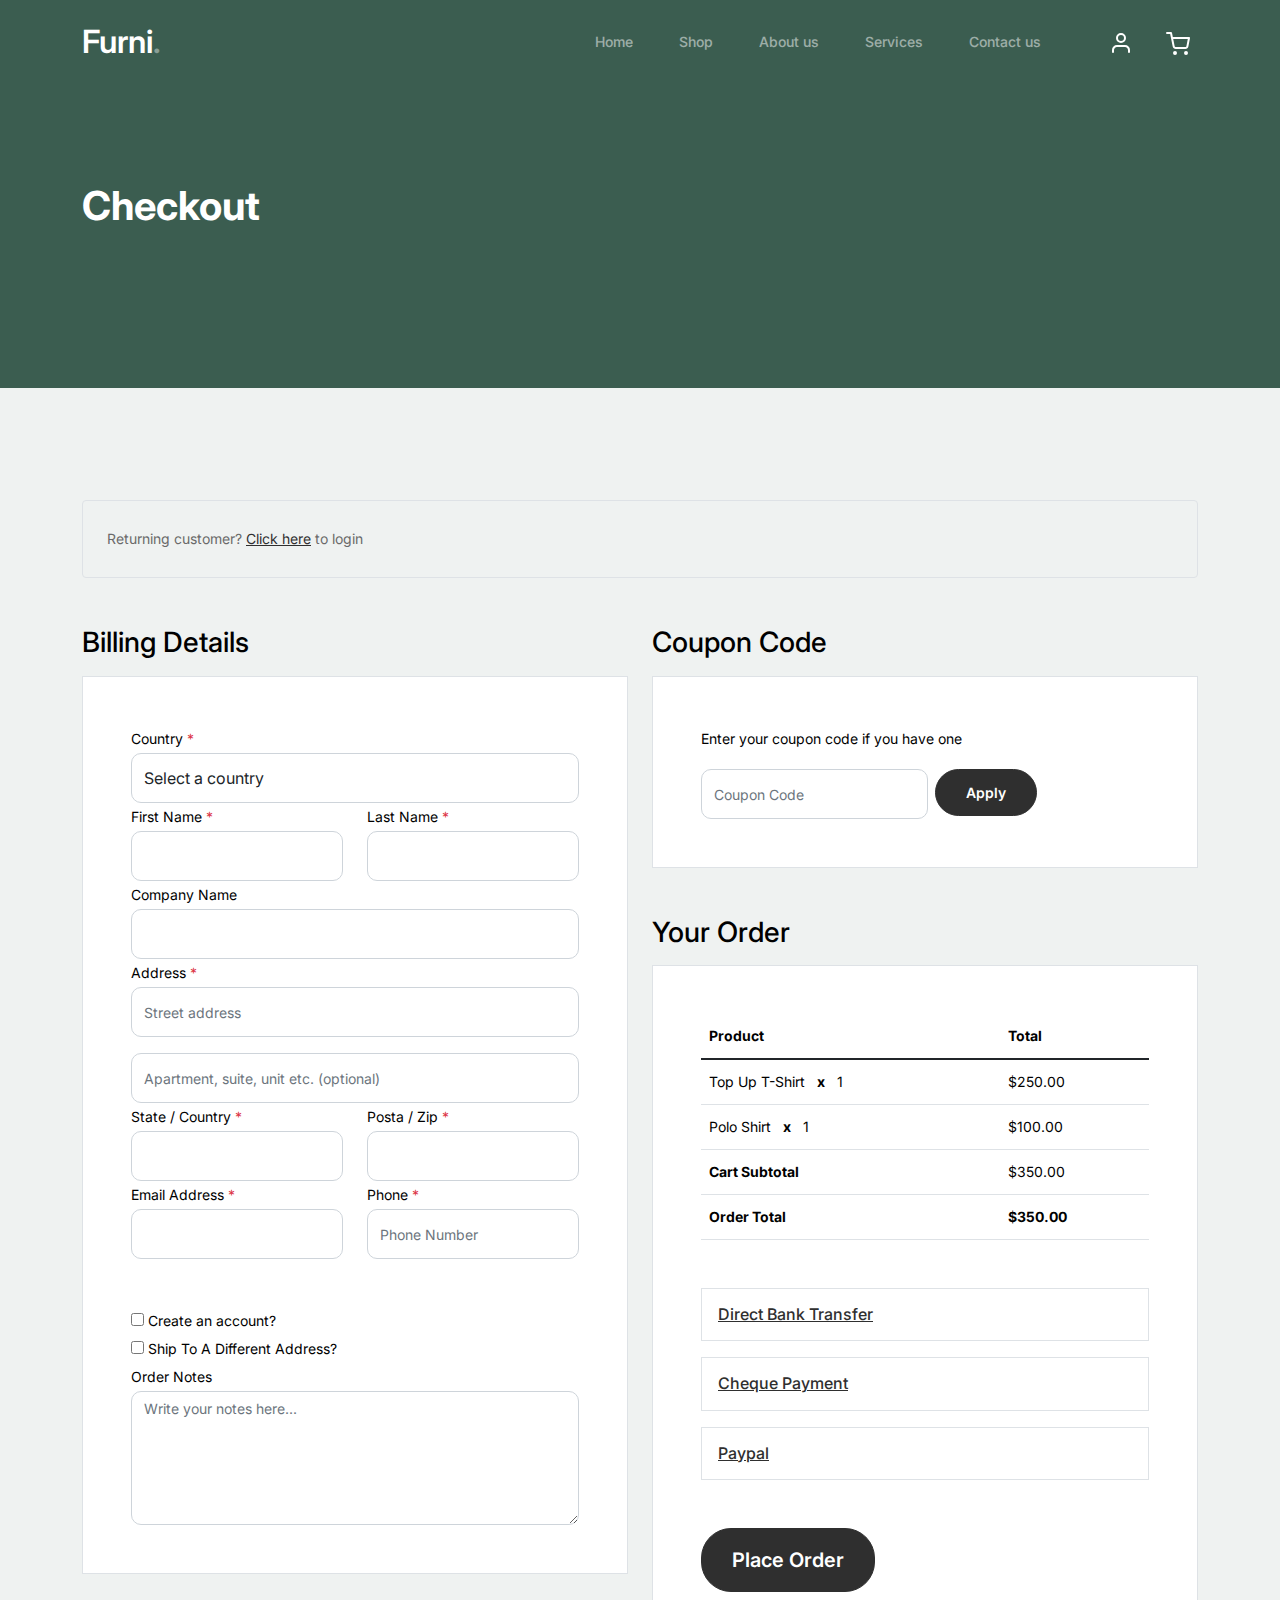
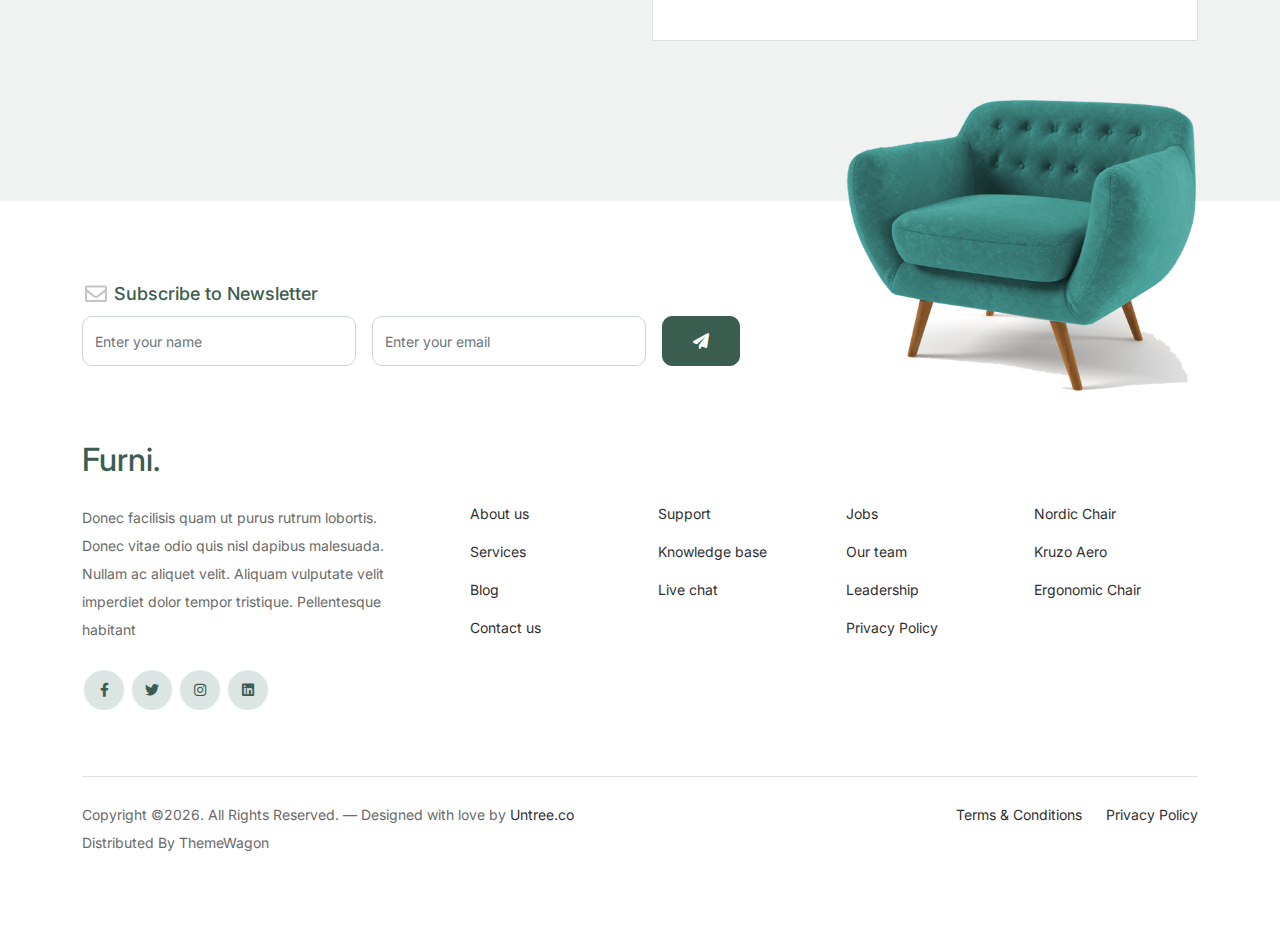
<file: checkout.html>
<!-- /*
* Bootstrap 5
* Template Name: Furni
* Template Author: Untree.co
* Template URI: https://untree.co/
* License: https://creativecommons.org/licenses/by/3.0/
*/ -->
<!doctype html>
<html lang="en">
<head>
  <meta charset="utf-8">
  <meta name="viewport" content="width=device-width, initial-scale=1, shrink-to-fit=no">
  <meta name="author" content="Untree.co">
  <link rel="shortcut icon" href="favicon.png">

  <meta name="description" content="" />
  <meta name="keywords" content="bootstrap, bootstrap4" />

		<!-- Bootstrap CSS -->
		<link href="css/bootstrap.min.css" rel="stylesheet">
		<link href="https://cdnjs.cloudflare.com/ajax/libs/font-awesome/6.0.0-beta3/css/all.min.css" rel="stylesheet">
		<link href="css/tiny-slider.css" rel="stylesheet">
		<link href="css/style.css" rel="stylesheet">
		<title>Furni Free Bootstrap 5 Template for Furniture and Interior Design Websites by Untree.co </title>
	</head>

	<body>

		<!-- Start Header/Navigation -->
		<nav class="custom-navbar navbar navbar navbar-expand-md navbar-dark bg-dark" arial-label="Furni navigation bar">

			<div class="container">
				<a class="navbar-brand" href="index.html">Furni<span>.</span></a>

				<button class="navbar-toggler" type="button" data-bs-toggle="collapse" data-bs-target="#navbarsFurni" aria-controls="navbarsFurni" aria-expanded="false" aria-label="Toggle navigation">
					<span class="navbar-toggler-icon"></span>
				</button>

				<div class="collapse navbar-collapse" id="navbarsFurni">
					<ul class="custom-navbar-nav navbar-nav ms-auto mb-2 mb-md-0">
						<li class="nav-item ">
							<a class="nav-link" href="index.html">Home</a>
						</li>
						<li><a class="nav-link" href="shop.html">Shop</a></li>
						<li><a class="nav-link" href="about.html">About us</a></li>
						<li><a class="nav-link" href="blog.html">Services</a></li>
						<li><a class="nav-link" href="contact.html">Contact us</a></li>
					</ul>

					<ul class="custom-navbar-cta navbar-nav mb-2 mb-md-0 ms-5">
						<li><a class="nav-link" href="#"><img src="images/user.svg"></a></li>
						<li><a class="nav-link" href="cart.html"><img src="images/cart.svg"></a></li>
					</ul>
				</div>
			</div>
				
		</nav>
		<!-- End Header/Navigation -->

		<!-- Start Hero Section -->
			<div class="hero">
				<div class="container">
					<div class="row justify-content-between">
						<div class="col-lg-5">
							<div class="intro-excerpt">
								<h1>Checkout</h1>
							</div>
						</div>
						<div class="col-lg-7">
							
						</div>
					</div>
				</div>
			</div>
		<!-- End Hero Section -->

		<div class="untree_co-section">
		    <div class="container">
		      <div class="row mb-5">
		        <div class="col-md-12">
		          <div class="border p-4 rounded" role="alert">
		            Returning customer? <a href="#">Click here</a> to login
		          </div>
		        </div>
		      </div>
		      <div class="row">
		        <div class="col-md-6 mb-5 mb-md-0">
		          <h2 class="h3 mb-3 text-black">Billing Details</h2>
		          <div class="p-3 p-lg-5 border bg-white">
		            <div class="form-group">
		              <label for="c_country" class="text-black">Country <span class="text-danger">*</span></label>
		              <select id="c_country" class="form-control">
		                <option value="1">Select a country</option>    
		                <option value="2">bangladesh</option>    
		                <option value="3">Algeria</option>    
		                <option value="4">Afghanistan</option>    
		                <option value="5">Ghana</option>    
		                <option value="6">Albania</option>    
		                <option value="7">Bahrain</option>    
		                <option value="8">Colombia</option>    
		                <option value="9">Dominican Republic</option>    
		              </select>
		            </div>
		            <div class="form-group row">
		              <div class="col-md-6">
		                <label for="c_fname" class="text-black">First Name <span class="text-danger">*</span></label>
		                <input type="text" class="form-control" id="c_fname" name="c_fname">
		              </div>
		              <div class="col-md-6">
		                <label for="c_lname" class="text-black">Last Name <span class="text-danger">*</span></label>
		                <input type="text" class="form-control" id="c_lname" name="c_lname">
		              </div>
		            </div>

		            <div class="form-group row">
		              <div class="col-md-12">
		                <label for="c_companyname" class="text-black">Company Name </label>
		                <input type="text" class="form-control" id="c_companyname" name="c_companyname">
		              </div>
		            </div>

		            <div class="form-group row">
		              <div class="col-md-12">
		                <label for="c_address" class="text-black">Address <span class="text-danger">*</span></label>
		                <input type="text" class="form-control" id="c_address" name="c_address" placeholder="Street address">
		              </div>
		            </div>

		            <div class="form-group mt-3">
		              <input type="text" class="form-control" placeholder="Apartment, suite, unit etc. (optional)">
		            </div>

		            <div class="form-group row">
		              <div class="col-md-6">
		                <label for="c_state_country" class="text-black">State / Country <span class="text-danger">*</span></label>
		                <input type="text" class="form-control" id="c_state_country" name="c_state_country">
		              </div>
		              <div class="col-md-6">
		                <label for="c_postal_zip" class="text-black">Posta / Zip <span class="text-danger">*</span></label>
		                <input type="text" class="form-control" id="c_postal_zip" name="c_postal_zip">
		              </div>
		            </div>

		            <div class="form-group row mb-5">
		              <div class="col-md-6">
		                <label for="c_email_address" class="text-black">Email Address <span class="text-danger">*</span></label>
		                <input type="text" class="form-control" id="c_email_address" name="c_email_address">
		              </div>
		              <div class="col-md-6">
		                <label for="c_phone" class="text-black">Phone <span class="text-danger">*</span></label>
		                <input type="text" class="form-control" id="c_phone" name="c_phone" placeholder="Phone Number">
		              </div>
		            </div>

		            <div class="form-group">
		              <label for="c_create_account" class="text-black" data-bs-toggle="collapse" href="#create_an_account" role="button" aria-expanded="false" aria-controls="create_an_account"><input type="checkbox" value="1" id="c_create_account"> Create an account?</label>
		              <div class="collapse" id="create_an_account">
		                <div class="py-2 mb-4">
		                  <p class="mb-3">Create an account by entering the information below. If you are a returning customer please login at the top of the page.</p>
		                  <div class="form-group">
		                    <label for="c_account_password" class="text-black">Account Password</label>
		                    <input type="email" class="form-control" id="c_account_password" name="c_account_password" placeholder="">
		                  </div>
		                </div>
		              </div>
		            </div>


		            <div class="form-group">
		              <label for="c_ship_different_address" class="text-black" data-bs-toggle="collapse" href="#ship_different_address" role="button" aria-expanded="false" aria-controls="ship_different_address"><input type="checkbox" value="1" id="c_ship_different_address"> Ship To A Different Address?</label>
		              <div class="collapse" id="ship_different_address">
		                <div class="py-2">

		                  <div class="form-group">
		                    <label for="c_diff_country" class="text-black">Country <span class="text-danger">*</span></label>
		                    <select id="c_diff_country" class="form-control">
		                      <option value="1">Select a country</option>    
		                      <option value="2">bangladesh</option>    
		                      <option value="3">Algeria</option>    
		                      <option value="4">Afghanistan</option>    
		                      <option value="5">Ghana</option>    
		                      <option value="6">Albania</option>    
		                      <option value="7">Bahrain</option>    
		                      <option value="8">Colombia</option>    
		                      <option value="9">Dominican Republic</option>    
		                    </select>
		                  </div>


		                  <div class="form-group row">
		                    <div class="col-md-6">
		                      <label for="c_diff_fname" class="text-black">First Name <span class="text-danger">*</span></label>
		                      <input type="text" class="form-control" id="c_diff_fname" name="c_diff_fname">
		                    </div>
		                    <div class="col-md-6">
		                      <label for="c_diff_lname" class="text-black">Last Name <span class="text-danger">*</span></label>
		                      <input type="text" class="form-control" id="c_diff_lname" name="c_diff_lname">
		                    </div>
		                  </div>

		                  <div class="form-group row">
		                    <div class="col-md-12">
		                      <label for="c_diff_companyname" class="text-black">Company Name </label>
		                      <input type="text" class="form-control" id="c_diff_companyname" name="c_diff_companyname">
		                    </div>
		                  </div>

		                  <div class="form-group row  mb-3">
		                    <div class="col-md-12">
		                      <label for="c_diff_address" class="text-black">Address <span class="text-danger">*</span></label>
		                      <input type="text" class="form-control" id="c_diff_address" name="c_diff_address" placeholder="Street address">
		                    </div>
		                  </div>

		                  <div class="form-group">
		                    <input type="text" class="form-control" placeholder="Apartment, suite, unit etc. (optional)">
		                  </div>

		                  <div class="form-group row">
		                    <div class="col-md-6">
		                      <label for="c_diff_state_country" class="text-black">State / Country <span class="text-danger">*</span></label>
		                      <input type="text" class="form-control" id="c_diff_state_country" name="c_diff_state_country">
		                    </div>
		                    <div class="col-md-6">
		                      <label for="c_diff_postal_zip" class="text-black">Posta / Zip <span class="text-danger">*</span></label>
		                      <input type="text" class="form-control" id="c_diff_postal_zip" name="c_diff_postal_zip">
		                    </div>
		                  </div>

		                  <div class="form-group row mb-5">
		                    <div class="col-md-6">
		                      <label for="c_diff_email_address" class="text-black">Email Address <span class="text-danger">*</span></label>
		                      <input type="text" class="form-control" id="c_diff_email_address" name="c_diff_email_address">
		                    </div>
		                    <div class="col-md-6">
		                      <label for="c_diff_phone" class="text-black">Phone <span class="text-danger">*</span></label>
		                      <input type="text" class="form-control" id="c_diff_phone" name="c_diff_phone" placeholder="Phone Number">
		                    </div>
		                  </div>

		                </div>

		              </div>
		            </div>

		            <div class="form-group">
		              <label for="c_order_notes" class="text-black">Order Notes</label>
		              <textarea name="c_order_notes" id="c_order_notes" cols="30" rows="5" class="form-control" placeholder="Write your notes here..."></textarea>
		            </div>

		          </div>
		        </div>
		        <div class="col-md-6">

		          <div class="row mb-5">
		            <div class="col-md-12">
		              <h2 class="h3 mb-3 text-black">Coupon Code</h2>
		              <div class="p-3 p-lg-5 border bg-white">

		                <label for="c_code" class="text-black mb-3">Enter your coupon code if you have one</label>
		                <div class="input-group w-75 couponcode-wrap">
		                  <input type="text" class="form-control me-2" id="c_code" placeholder="Coupon Code" aria-label="Coupon Code" aria-describedby="button-addon2">
		                  <div class="input-group-append">
		                    <button class="btn btn-black btn-sm" type="button" id="button-addon2">Apply</button>
		                  </div>
		                </div>

		              </div>
		            </div>
		          </div>

		          <div class="row mb-5">
		            <div class="col-md-12">
		              <h2 class="h3 mb-3 text-black">Your Order</h2>
		              <div class="p-3 p-lg-5 border bg-white">
		                <table class="table site-block-order-table mb-5">
		                  <thead>
		                    <th>Product</th>
		                    <th>Total</th>
		                  </thead>
		                  <tbody>
		                    <tr>
		                      <td>Top Up T-Shirt <strong class="mx-2">x</strong> 1</td>
		                      <td>$250.00</td>
		                    </tr>
		                    <tr>
		                      <td>Polo Shirt <strong class="mx-2">x</strong>   1</td>
		                      <td>$100.00</td>
		                    </tr>
		                    <tr>
		                      <td class="text-black font-weight-bold"><strong>Cart Subtotal</strong></td>
		                      <td class="text-black">$350.00</td>
		                    </tr>
		                    <tr>
		                      <td class="text-black font-weight-bold"><strong>Order Total</strong></td>
		                      <td class="text-black font-weight-bold"><strong>$350.00</strong></td>
		                    </tr>
		                  </tbody>
		                </table>

		                <div class="border p-3 mb-3">
		                  <h3 class="h6 mb-0"><a class="d-block" data-bs-toggle="collapse" href="#collapsebank" role="button" aria-expanded="false" aria-controls="collapsebank">Direct Bank Transfer</a></h3>

		                  <div class="collapse" id="collapsebank">
		                    <div class="py-2">
		                      <p class="mb-0">Make your payment directly into our bank account. Please use your Order ID as the payment reference. Your order won’t be shipped until the funds have cleared in our account.</p>
		                    </div>
		                  </div>
		                </div>

		                <div class="border p-3 mb-3">
		                  <h3 class="h6 mb-0"><a class="d-block" data-bs-toggle="collapse" href="#collapsecheque" role="button" aria-expanded="false" aria-controls="collapsecheque">Cheque Payment</a></h3>

		                  <div class="collapse" id="collapsecheque">
		                    <div class="py-2">
		                      <p class="mb-0">Make your payment directly into our bank account. Please use your Order ID as the payment reference. Your order won’t be shipped until the funds have cleared in our account.</p>
		                    </div>
		                  </div>
		                </div>

		                <div class="border p-3 mb-5">
		                  <h3 class="h6 mb-0"><a class="d-block" data-bs-toggle="collapse" href="#collapsepaypal" role="button" aria-expanded="false" aria-controls="collapsepaypal">Paypal</a></h3>

		                  <div class="collapse" id="collapsepaypal">
		                    <div class="py-2">
		                      <p class="mb-0">Make your payment directly into our bank account. Please use your Order ID as the payment reference. Your order won’t be shipped until the funds have cleared in our account.</p>
		                    </div>
		                  </div>
		                </div>

		                <div class="form-group">
		                  <button class="btn btn-black btn-lg py-3 btn-block" onclick="window.location='thankyou.html'">Place Order</button>
		                </div>

		              </div>
		            </div>
		          </div>

		        </div>
		      </div>
		      <!-- </form> -->
		    </div>
		  </div>

		<!-- Start Footer Section -->
		<footer class="footer-section">
			<div class="container relative">

				<div class="sofa-img">
					<img src="images/sofa.png" alt="Image" class="img-fluid">
				</div>

				<div class="row">
					<div class="col-lg-8">
						<div class="subscription-form">
							<h3 class="d-flex align-items-center"><span class="me-1"><img src="images/envelope-outline.svg" alt="Image" class="img-fluid"></span><span>Subscribe to Newsletter</span></h3>

							<form action="#" class="row g-3">
								<div class="col-auto">
									<input type="text" class="form-control" placeholder="Enter your name">
								</div>
								<div class="col-auto">
									<input type="email" class="form-control" placeholder="Enter your email">
								</div>
								<div class="col-auto">
									<button class="btn btn-primary">
										<span class="fa fa-paper-plane"></span>
									</button>
								</div>
							</form>

						</div>
					</div>
				</div>

				<div class="row g-5 mb-5">
					<div class="col-lg-4">
						<div class="mb-4 footer-logo-wrap"><a href="#" class="footer-logo">Furni<span>.</span></a></div>
						<p class="mb-4">Donec facilisis quam ut purus rutrum lobortis. Donec vitae odio quis nisl dapibus malesuada. Nullam ac aliquet velit. Aliquam vulputate velit imperdiet dolor tempor tristique. Pellentesque habitant</p>

						<ul class="list-unstyled custom-social">
							<li><a href="#"><span class="fa fa-brands fa-facebook-f"></span></a></li>
							<li><a href="#"><span class="fa fa-brands fa-twitter"></span></a></li>
							<li><a href="#"><span class="fa fa-brands fa-instagram"></span></a></li>
							<li><a href="#"><span class="fa fa-brands fa-linkedin"></span></a></li>
						</ul>
					</div>

					<div class="col-lg-8">
						<div class="row links-wrap">
							<div class="col-6 col-sm-6 col-md-3">
								<ul class="list-unstyled">
									<li><a href="#">About us</a></li>
									<li><a href="#">Services</a></li>
									<li><a href="#">Blog</a></li>
									<li><a href="#">Contact us</a></li>
								</ul>
							</div>

							<div class="col-6 col-sm-6 col-md-3">
								<ul class="list-unstyled">
									<li><a href="#">Support</a></li>
									<li><a href="#">Knowledge base</a></li>
									<li><a href="#">Live chat</a></li>
								</ul>
							</div>

							<div class="col-6 col-sm-6 col-md-3">
								<ul class="list-unstyled">
									<li><a href="#">Jobs</a></li>
									<li><a href="#">Our team</a></li>
									<li><a href="#">Leadership</a></li>
									<li><a href="#">Privacy Policy</a></li>
								</ul>
							</div>

							<div class="col-6 col-sm-6 col-md-3">
								<ul class="list-unstyled">
									<li><a href="#">Nordic Chair</a></li>
									<li><a href="#">Kruzo Aero</a></li>
									<li><a href="#">Ergonomic Chair</a></li>
								</ul>
							</div>
						</div>
					</div>

				</div>

				<div class="border-top copyright">
					<div class="row pt-4">
						<div class="col-lg-6">
							<p class="mb-2 text-center text-lg-start">Copyright &copy;<script>document.write(new Date().getFullYear());</script>. All Rights Reserved. &mdash; Designed with love by <a href="https://untree.co">Untree.co</a> Distributed By <a hreff="https://themewagon.com">ThemeWagon</a>  <!-- License information: https://untree.co/license/ -->
            </p>
						</div>

						<div class="col-lg-6 text-center text-lg-end">
							<ul class="list-unstyled d-inline-flex ms-auto">
								<li class="me-4"><a href="#">Terms &amp; Conditions</a></li>
								<li><a href="#">Privacy Policy</a></li>
							</ul>
						</div>

					</div>
				</div>

			</div>
		</footer>
		<!-- End Footer Section -->	


		<script src="js/bootstrap.bundle.min.js"></script>
		<script src="js/tiny-slider.js"></script>
		<script src="js/custom.js"></script>
	</body>

</html>
</file>
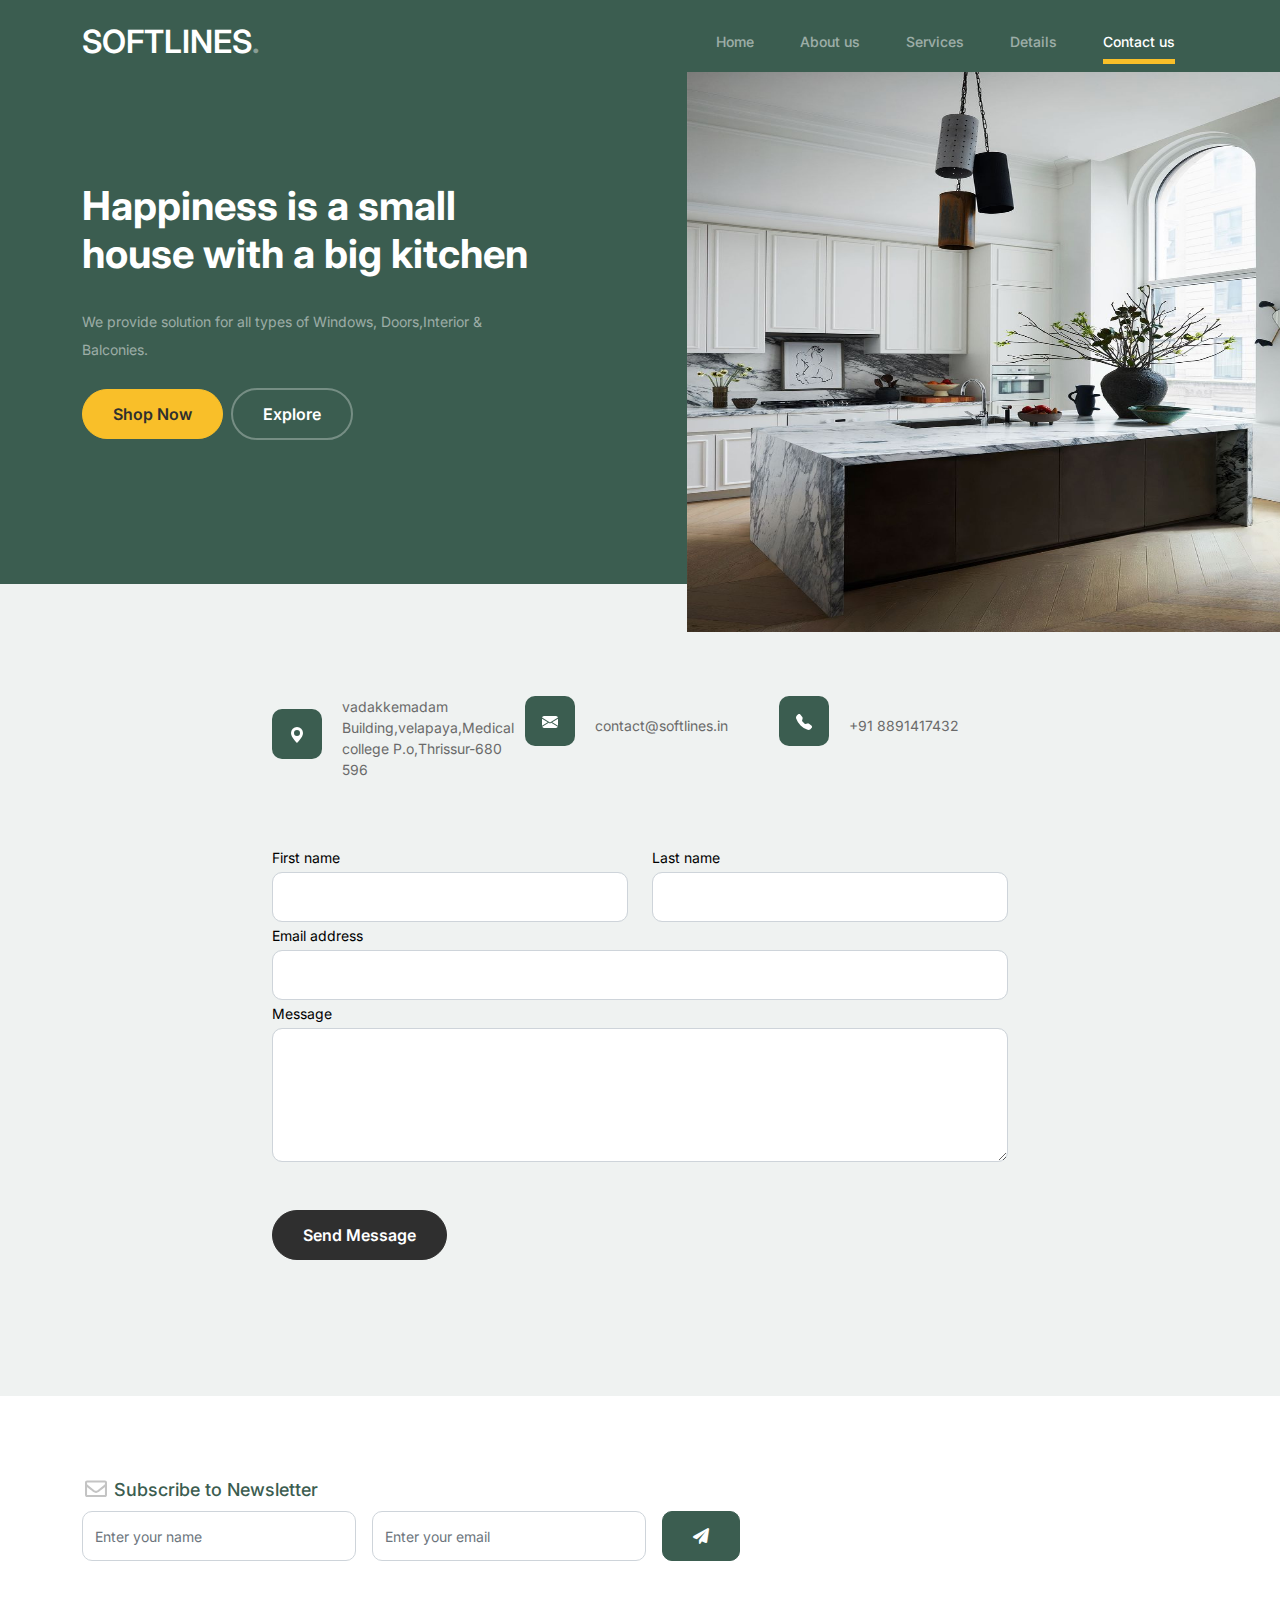
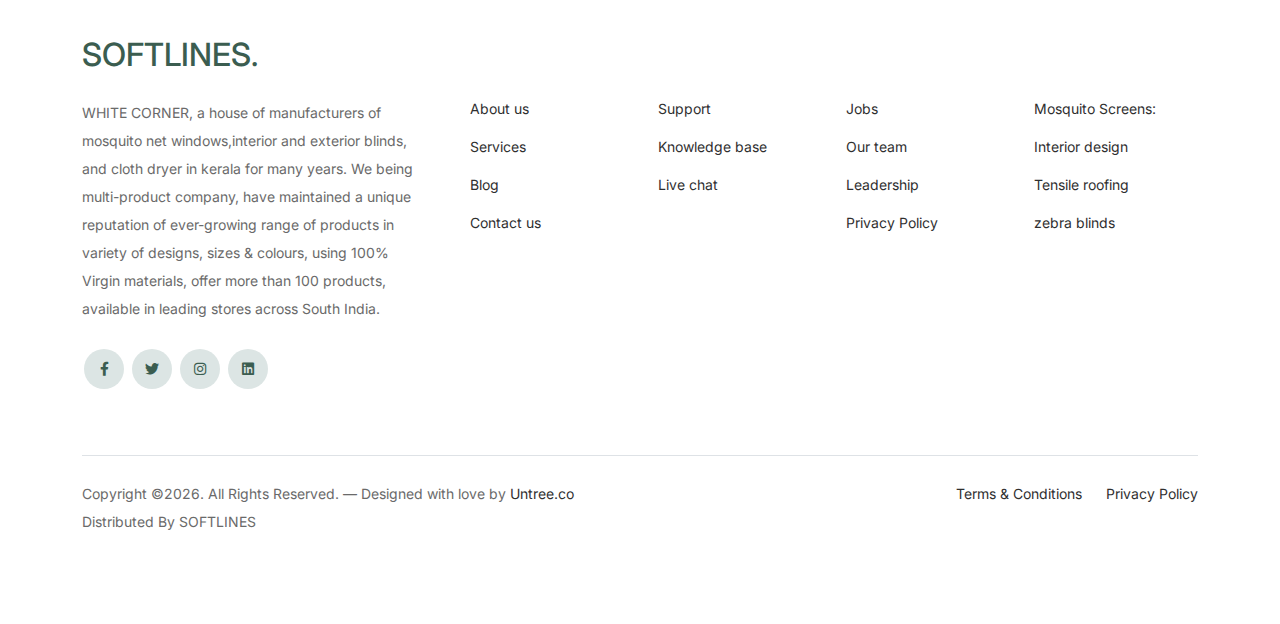
<file: contact.html>
<!-- /*
* Bootstrap 5
* Template Name: Furni
* Template Author: Untree.co
* Template URI: https://untree.co/
* License: https://creativecommons.org/licenses/by/3.0/
*/ -->
<!doctype html>
<html lang="en">
<head>
  <meta charset="utf-8">
  <meta name="viewport" content="width=device-width, initial-scale=1, shrink-to-fit=no">
  <meta name="author" content="Untree.co">
  <link rel="shortcut icon" href="favicon.png">

  <meta name="description" content="" />
  <meta name="keywords" content="bootstrap, bootstrap4" />

		<!-- Bootstrap CSS -->
		<link href="css/bootstrap.min.css" rel="stylesheet">
		<link href="https://cdnjs.cloudflare.com/ajax/libs/font-awesome/6.0.0-beta3/css/all.min.css" rel="stylesheet">
		<link href="css/tiny-slider.css" rel="stylesheet">
		<link href="css/style.css" rel="stylesheet">
		<title>Furni Free Bootstrap 5 Template for Furniture and Interior Design Websites by Untree.co </title>
	</head>

	<body>

		<!-- Start Header/Navigation -->
		<nav class="custom-navbar navbar navbar navbar-expand-md navbar-dark bg-dark" arial-label="Furni navigation bar">

			<div class="container">
				<a class="navbar-brand" href="index.html">SOFTLINES<span>.</span></a>

				<button class="navbar-toggler" type="button" data-bs-toggle="collapse" data-bs-target="#navbarsFurni" aria-controls="navbarsFurni" aria-expanded="false" aria-label="Toggle navigation">
					<span class="navbar-toggler-icon"></span>
				</button>

				<div class="collapse navbar-collapse" id="navbarsFurni">
					<ul class="custom-navbar-nav navbar-nav ms-auto mb-2 mb-md-0">
						<li class="nav-item">
							<a class="nav-link" href="index.html">Home</a>
						</li>
						<li><a class="nav-link" href="about.html">About us</a></li>
						<li><a class="nav-link" href="blog.html">Services</a></li>
						<li><a class="nav-link" href="thankyou.html">Details</a></li>

						<li class="active"><a class="nav-link" href="contact.html">Contact us</a></li>
					</ul>
				</div>
			</div>
				
		</nav>
		<!-- End Header/Navigation -->

		<!-- Start Hero Section -->
			<div class="hero">
				<div class="container">
					<div class="row justify-content-between">
						<div class="col-lg-5">
							<div class="intro-excerpt">
								<h1>
									Happiness is a small house
									<span clsas="d-block"> with a big kitchen</span>
								  </h1>
								<p class="mb-4"> We provide solution for all types of Windows, Doors,Interior &
									Balconies.</p>
								<p><a href="" class="btn btn-secondary me-2">Shop Now</a><a href="#" class="btn btn-white-outline">Explore</a></p>
							</div>
						</div>
						<div class="col-lg-7">
							<div class="hero-img-wrap">
								<img  src="images/kitchenhome2.jpg" class="img-fluid">
							</div>
						</div>
					</div>
				</div>
			</div>
		<!-- End Hero Section -->

		
		<!-- Start Contact Form -->
		<div class="untree_co-section">
      <div class="container">

        <div class="block">
          <div class="row justify-content-center">


            <div class="col-md-8 col-lg-8 pb-4">


              <div class="row mb-5">
                <div class="col-lg-4">
                  <div  class="service no-shadow align-items-center link horizontal d-flex active" data-aos="fade-left" data-aos-delay="0">
                    <div class="service-icon color-1 mb-4">
                      <svg xmlns="http://www.w3.org/2000/svg" width="16" height="16" fill="currentColor" class="bi bi-geo-alt-fill" viewBox="0 0 16 16">
                        <path d="M8 16s6-5.686 6-10A6 6 0 0 0 2 6c0 4.314 6 10 6 10zm0-7a3 3 0 1 1 0-6 3 3 0 0 1 0 6z"/>
                      </svg>
                    </div> <!-- /.icon -->
                    <div class="service-contents">
                      <p>vadakkemadam Building,velapaya,Medical college P.o,Thrissur-680 596</p>
                    </div> <!-- /.service-contents-->
                  </div> <!-- /.service -->
                </div>

                <div class="col-lg-4">
                  <div  class="service no-shadow align-items-center link horizontal d-flex active" data-aos="fade-left" data-aos-delay="0">
                    <div class="service-icon color-1 mb-4">
                      <svg xmlns="http://www.w3.org/2000/svg" width="16" height="16" fill="currentColor" class="bi bi-envelope-fill" viewBox="0 0 16 16">
                        <path d="M.05 3.555A2 2 0 0 1 2 2h12a2 2 0 0 1 1.95 1.555L8 8.414.05 3.555zM0 4.697v7.104l5.803-3.558L0 4.697zM6.761 8.83l-6.57 4.027A2 2 0 0 0 2 14h12a2 2 0 0 0 1.808-1.144l-6.57-4.027L8 9.586l-1.239-.757zm3.436-.586L16 11.801V4.697l-5.803 3.546z"/>
                      </svg>
                    </div> <!-- /.icon -->
                    <div class="service-contents">
                      <p>contact@softlines.in</p>
                    </div> <!-- /.service-contents-->
                  </div> <!-- /.service -->
                </div>

                <div class="col-lg-4">
                  <div  class="service no-shadow align-items-center link horizontal d-flex active" data-aos="fade-left" data-aos-delay="0">
                    <div class="service-icon color-1 mb-4">
                      <svg xmlns="http://www.w3.org/2000/svg" width="16" height="16" fill="currentColor" class="bi bi-telephone-fill" viewBox="0 0 16 16">
                        <path fill-rule="evenodd" d="M1.885.511a1.745 1.745 0 0 1 2.61.163L6.29 2.98c.329.423.445.974.315 1.494l-.547 2.19a.678.678 0 0 0 .178.643l2.457 2.457a.678.678 0 0 0 .644.178l2.189-.547a1.745 1.745 0 0 1 1.494.315l2.306 1.794c.829.645.905 1.87.163 2.611l-1.034 1.034c-.74.74-1.846 1.065-2.877.702a18.634 18.634 0 0 1-7.01-4.42 18.634 18.634 0 0 1-4.42-7.009c-.362-1.03-.037-2.137.703-2.877L1.885.511z"/>
                      </svg>
                    </div> <!-- /.icon -->
                    <div class="service-contents">
                      <p>+91 8891417432</p>
                    </div> <!-- /.service-contents-->
                  </div> <!-- /.service -->
                </div>
              </div>

              <form>
                <div class="row">
                  <div class="col-6">
                    <div class="form-group">
                      <label class="text-black" for="fname">First name</label>
                      <input type="text" class="form-control" id="fname">
                    </div>
                  </div>
                  <div class="col-6">
                    <div class="form-group">
                      <label class="text-black" for="lname">Last name</label>
                      <input type="text" class="form-control" id="lname">
                    </div>
                  </div>
                </div>
                <div class="form-group">
                  <label class="text-black" for="email">Email address</label>
                  <input type="email" class="form-control" id="email">
                </div>

                <div class="form-group mb-5">
                  <label class="text-black" for="message">Message</label>
                  <textarea name="" class="form-control" id="message" cols="30" rows="5"></textarea>
                </div>

                <button type="submit" class="btn btn-primary-hover-outline">Send Message</button>
              </form>

            </div>

          </div>

        </div>

      </div>


    </div>
  </div>

  <!-- End Contact Form -->

		

		<!-- Start Footer Section -->
		<footer class="footer-section">
			<div class="container relative">
				<div class="row">
					<div class="col-lg-8">
						<div class="subscription-form">
							<h3 class="d-flex align-items-center"><span class="me-1"><img src="images/envelope-outline.svg" alt="Image" class="img-fluid"></span><span>Subscribe to Newsletter</span></h3>

							<form action="#" class="row g-3">
								<div class="col-auto">
									<input type="text" class="form-control" placeholder="Enter your name">
								</div>
								<div class="col-auto">
									<input type="email" class="form-control" placeholder="Enter your email">
								</div>
								<div class="col-auto">
									<button class="btn btn-primary">
										<span class="fa fa-paper-plane"></span>
									</button>
								</div>
							</form>

						</div>
					</div>
				</div>

				<div class="row g-5 mb-5">
					<div class="col-lg-4">
						<div class="mb-4 footer-logo-wrap"><a href="#" class="footer-logo">SOFTLINES<span>.</span></a></div>
						<p class="mb-4">
							WHITE CORNER, a house of manufacturers of mosquito net
							windows,interior and exterior blinds, and cloth dryer in kerala
							for many years. We being multi-product company, have maintained a
							unique reputation of ever-growing range of products in variety of
							designs, sizes & colours, using 100% Virgin materials, offer more
							than 100 products, available in leading stores across South India.
						  </p>
			  
						<ul class="list-unstyled custom-social">
							<li><a href="#"><span class="fa fa-brands fa-facebook-f"></span></a></li>
							<li><a href="#"><span class="fa fa-brands fa-twitter"></span></a></li>
							<li><a href="#"><span class="fa fa-brands fa-instagram"></span></a></li>
							<li><a href="#"><span class="fa fa-brands fa-linkedin"></span></a></li>
						</ul>
					</div>

					<div class="col-lg-8">
						<div class="row links-wrap">
							<div class="col-6 col-sm-6 col-md-3">
								<ul class="list-unstyled">
									<li><a href="#">About us</a></li>
									<li><a href="#">Services</a></li>
									<li><a href="#">Blog</a></li>
									<li><a href="#">Contact us</a></li>
								</ul>
							</div>

							<div class="col-6 col-sm-6 col-md-3">
								<ul class="list-unstyled">
									<li><a href="#">Support</a></li>
									<li><a href="#">Knowledge base</a></li>
									<li><a href="#">Live chat</a></li>
								</ul>
							</div>

							<div class="col-6 col-sm-6 col-md-3">
								<ul class="list-unstyled">
									<li><a href="#">Jobs</a></li>
									<li><a href="#">Our team</a></li>
									<li><a href="#">Leadership</a></li>
									<li><a href="#">Privacy Policy</a></li>
								</ul>
							</div>

							<div class="col-6 col-sm-6 col-md-3">
								<ul class="list-unstyled">
									<li><a href="#">Mosquito Screens:</a></li>
                  					<li><a href="#"> Interior design</a></li>
                  					<li><a href="#">Tensile roofing</a></li>
                  					<li><a href="#">zebra blinds</a></li>
								</ul>
							</div>
						</div>
					</div>

				</div>

				<div class="border-top copyright">
					<div class="row pt-4">
						<div class="col-lg-6">
							<p class="mb-2 text-center text-lg-start">Copyright &copy;<script>document.write(new Date().getFullYear());</script>. All Rights Reserved. &mdash; Designed with love by <a href="https://untree.co">Untree.co</a> Distributed By <a hreff="https://themewagon.com">SOFTLINES</a>  <!-- License information: https://untree.co/license/ -->
            </p>
						</div>

						<div class="col-lg-6 text-center text-lg-end">
							<ul class="list-unstyled d-inline-flex ms-auto">
								<li class="me-4"><a href="#">Terms &amp; Conditions</a></li>
								<li><a href="#">Privacy Policy</a></li>
							</ul>
						</div>

					</div>
				</div>

			</div>
		</footer>
		<!-- End Footer Section -->	


		<script src="js/bootstrap.bundle.min.js"></script>
		<script src="js/tiny-slider.js"></script>
		<script src="js/custom.js"></script>
	</body>

</html>
</file>
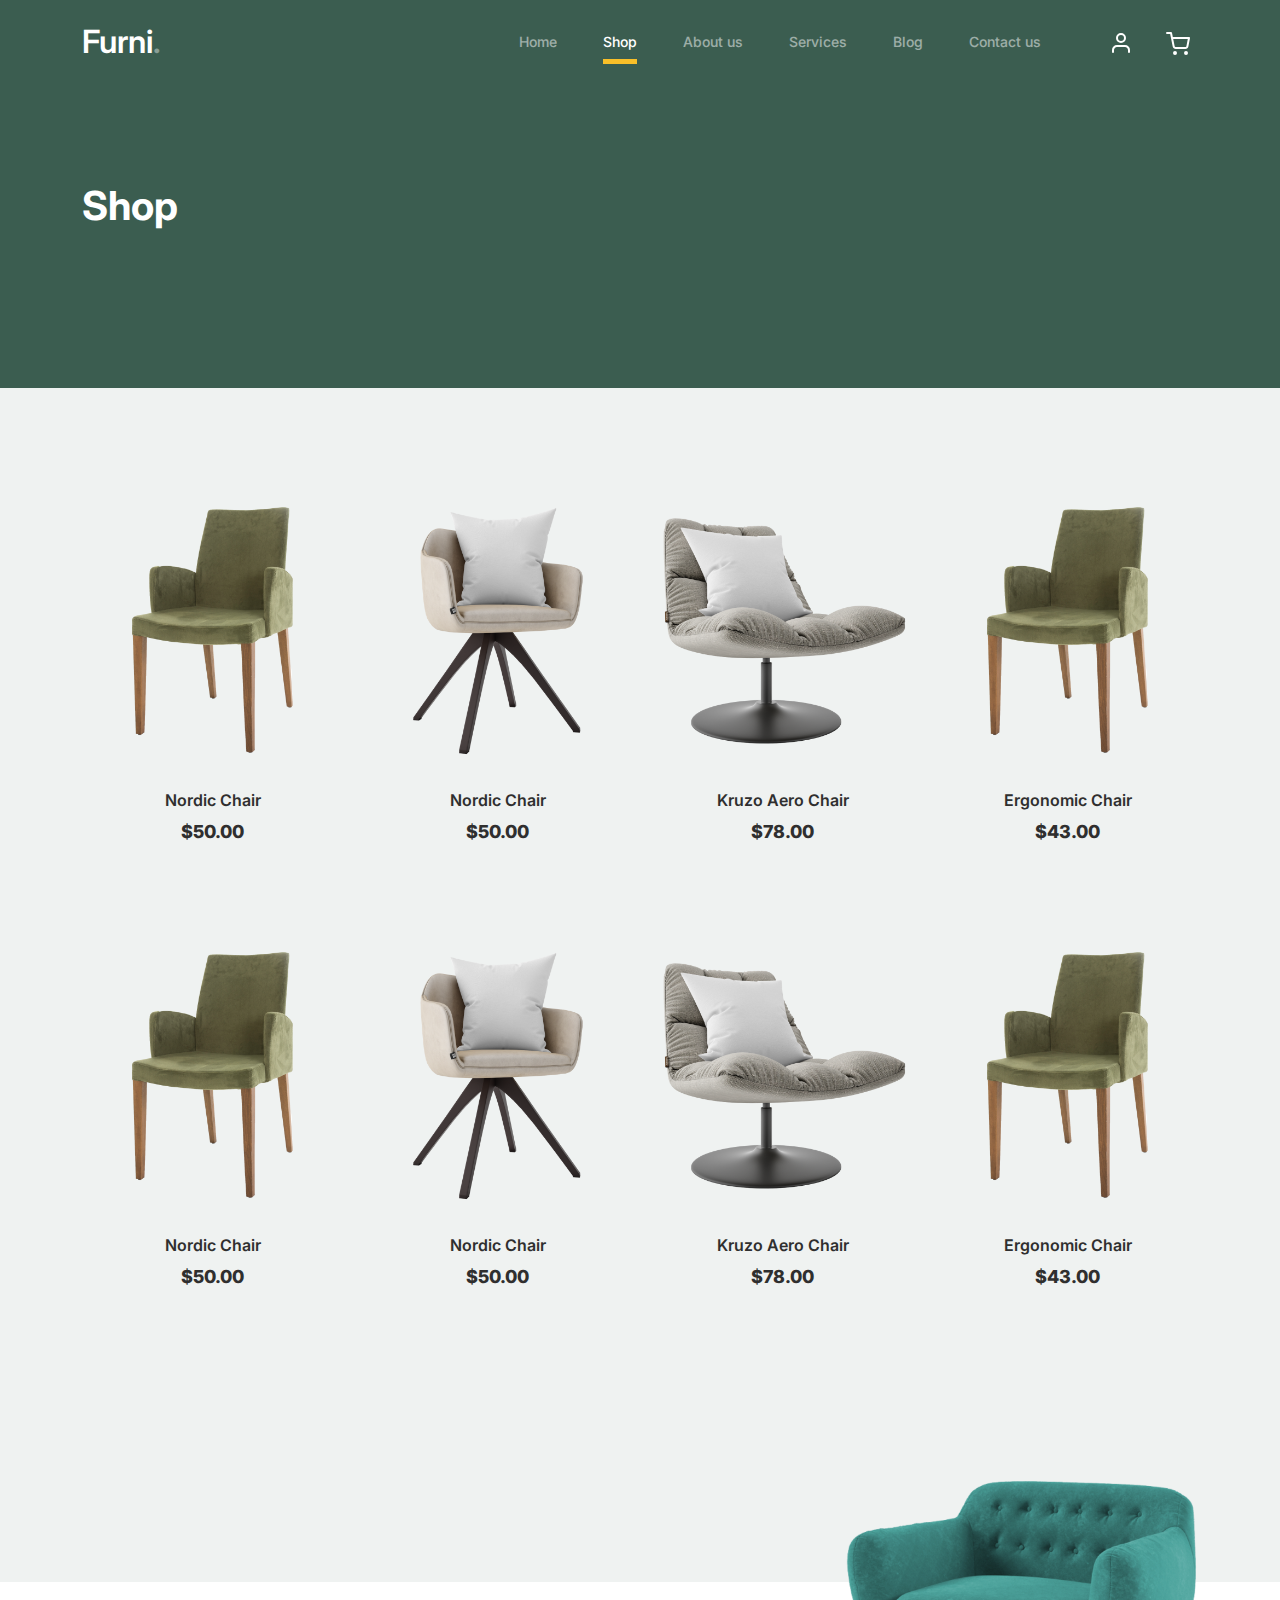
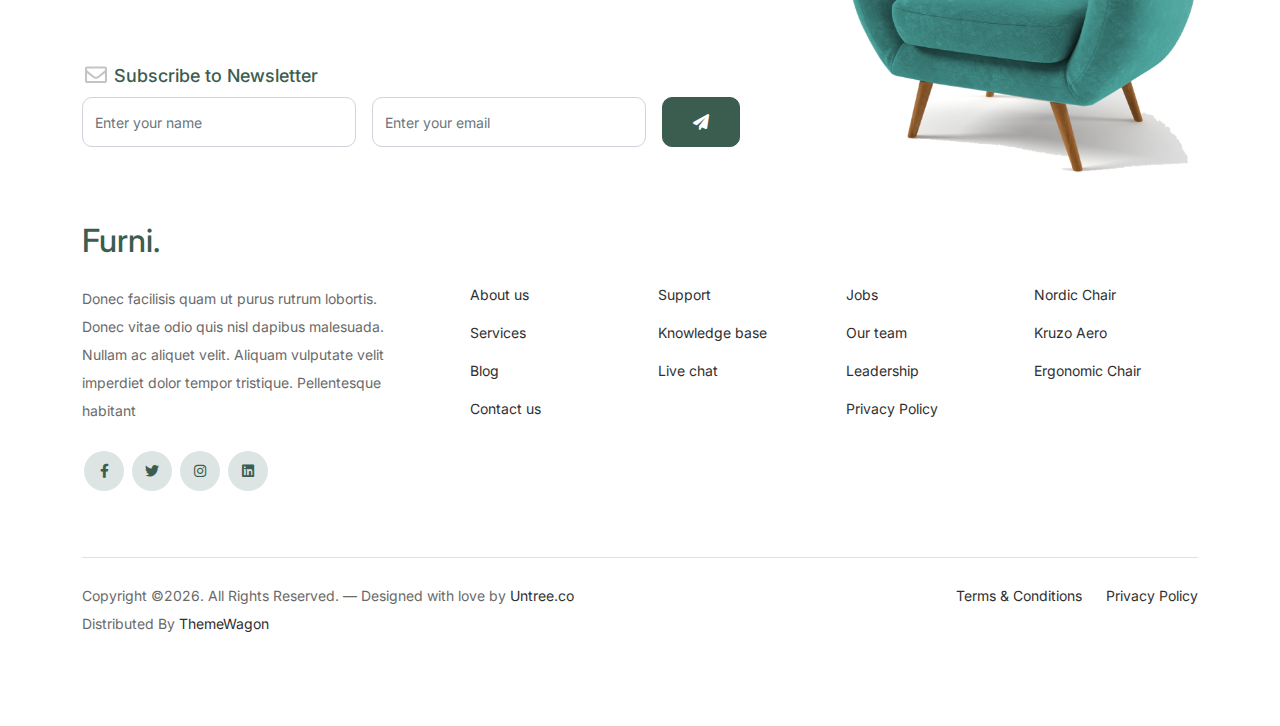
<file: shop.html>
<!-- /*
* Bootstrap 5
* Template Name: Furni
* Template Author: Untree.co
* Template URI: https://untree.co/
* License: https://creativecommons.org/licenses/by/3.0/
*/ -->
<!doctype html>
<html lang="en">
<head>
  <meta charset="utf-8">
  <meta name="viewport" content="width=device-width, initial-scale=1, shrink-to-fit=no">
  <meta name="author" content="Untree.co">
  <link rel="shortcut icon" href="favicon.png">

  <meta name="description" content="" />
  <meta name="keywords" content="bootstrap, bootstrap4" />

		<!-- Bootstrap CSS -->
		<link href="css/bootstrap.min.css" rel="stylesheet">
		<link href="https://cdnjs.cloudflare.com/ajax/libs/font-awesome/6.0.0-beta3/css/all.min.css" rel="stylesheet">
		<link href="css/tiny-slider.css" rel="stylesheet">
		<link href="css/style.css" rel="stylesheet">
		<title>Furni Free Bootstrap 5 Template for Furniture and Interior Design Websites by Untree.co </title>
	</head>

	<body>

		<!-- Start Header/Navigation -->
		<nav class="custom-navbar navbar navbar navbar-expand-md navbar-dark bg-dark" arial-label="Furni navigation bar">

			<div class="container">
				<a class="navbar-brand" href="index.html">Furni<span>.</span></a>

				<button class="navbar-toggler" type="button" data-bs-toggle="collapse" data-bs-target="#navbarsFurni" aria-controls="navbarsFurni" aria-expanded="false" aria-label="Toggle navigation">
					<span class="navbar-toggler-icon"></span>
				</button>

				<div class="collapse navbar-collapse" id="navbarsFurni">
					<ul class="custom-navbar-nav navbar-nav ms-auto mb-2 mb-md-0">
						<li class="nav-item ">
							<a class="nav-link" href="index.html">Home</a>
						</li>
						<li class="active"><a class="nav-link" href="shop.html">Shop</a></li>
						<li><a class="nav-link" href="about.html">About us</a></li>
						<li><a class="nav-link" href="services.html">Services</a></li>
						<li><a class="nav-link" href="blog.html">Blog</a></li>
						<li><a class="nav-link" href="contact.html">Contact us</a></li>
					</ul>

					<ul class="custom-navbar-cta navbar-nav mb-2 mb-md-0 ms-5">
						<li><a class="nav-link" href="#"><img src="images/user.svg"></a></li>
						<li><a class="nav-link" href="cart.html"><img src="images/cart.svg"></a></li>
					</ul>
				</div>
			</div>
				
		</nav>
		<!-- End Header/Navigation -->

		<!-- Start Hero Section -->
			<div class="hero">
				<div class="container">
					<div class="row justify-content-between">
						<div class="col-lg-5">
							<div class="intro-excerpt">
								<h1>Shop</h1>
							</div>
						</div>
						<div class="col-lg-7">
							
						</div>
					</div>
				</div>
			</div>
		<!-- End Hero Section -->

		

		<div class="untree_co-section product-section before-footer-section">
		    <div class="container">
		      	<div class="row">

		      		<!-- Start Column 1 -->
					<div class="col-12 col-md-4 col-lg-3 mb-5">
						<a class="product-item" href="#">
							<img src="images/product-3.png" class="img-fluid product-thumbnail">
							<h3 class="product-title">Nordic Chair</h3>
							<strong class="product-price">$50.00</strong>

							<span class="icon-cross">
								<img src="images/cross.svg" class="img-fluid">
							</span>
						</a>
					</div> 
					<!-- End Column 1 -->
						
					<!-- Start Column 2 -->
					<div class="col-12 col-md-4 col-lg-3 mb-5">
						<a class="product-item" href="#">
							<img src="images/product-1.png" class="img-fluid product-thumbnail">
							<h3 class="product-title">Nordic Chair</h3>
							<strong class="product-price">$50.00</strong>

							<span class="icon-cross">
								<img src="images/cross.svg" class="img-fluid">
							</span>
						</a>
					</div> 
					<!-- End Column 2 -->

					<!-- Start Column 3 -->
					<div class="col-12 col-md-4 col-lg-3 mb-5">
						<a class="product-item" href="#">
							<img src="images/product-2.png" class="img-fluid product-thumbnail">
							<h3 class="product-title">Kruzo Aero Chair</h3>
							<strong class="product-price">$78.00</strong>

							<span class="icon-cross">
								<img src="images/cross.svg" class="img-fluid">
							</span>
						</a>
					</div>
					<!-- End Column 3 -->

					<!-- Start Column 4 -->
					<div class="col-12 col-md-4 col-lg-3 mb-5">
						<a class="product-item" href="#">
							<img src="images/product-3.png" class="img-fluid product-thumbnail">
							<h3 class="product-title">Ergonomic Chair</h3>
							<strong class="product-price">$43.00</strong>

							<span class="icon-cross">
								<img src="images/cross.svg" class="img-fluid">
							</span>
						</a>
					</div>
					<!-- End Column 4 -->


					<!-- Start Column 1 -->
					<div class="col-12 col-md-4 col-lg-3 mb-5">
						<a class="product-item" href="#">
							<img src="images/product-3.png" class="img-fluid product-thumbnail">
							<h3 class="product-title">Nordic Chair</h3>
							<strong class="product-price">$50.00</strong>

							<span class="icon-cross">
								<img src="images/cross.svg" class="img-fluid">
							</span>
						</a>
					</div> 
					<!-- End Column 1 -->
						
					<!-- Start Column 2 -->
					<div class="col-12 col-md-4 col-lg-3 mb-5">
						<a class="product-item" href="#">
							<img src="images/product-1.png" class="img-fluid product-thumbnail">
							<h3 class="product-title">Nordic Chair</h3>
							<strong class="product-price">$50.00</strong>

							<span class="icon-cross">
								<img src="images/cross.svg" class="img-fluid">
							</span>
						</a>
					</div> 
					<!-- End Column 2 -->

					<!-- Start Column 3 -->
					<div class="col-12 col-md-4 col-lg-3 mb-5">
						<a class="product-item" href="#">
							<img src="images/product-2.png" class="img-fluid product-thumbnail">
							<h3 class="product-title">Kruzo Aero Chair</h3>
							<strong class="product-price">$78.00</strong>

							<span class="icon-cross">
								<img src="images/cross.svg" class="img-fluid">
							</span>
						</a>
					</div>
					<!-- End Column 3 -->

					<!-- Start Column 4 -->
					<div class="col-12 col-md-4 col-lg-3 mb-5">
						<a class="product-item" href="#">
							<img src="images/product-3.png" class="img-fluid product-thumbnail">
							<h3 class="product-title">Ergonomic Chair</h3>
							<strong class="product-price">$43.00</strong>

							<span class="icon-cross">
								<img src="images/cross.svg" class="img-fluid">
							</span>
						</a>
					</div>
					<!-- End Column 4 -->

		      	</div>
		    </div>
		</div>


		<!-- Start Footer Section -->
		<footer class="footer-section">
			<div class="container relative">

				<div class="sofa-img">
					<img src="images/sofa.png" alt="Image" class="img-fluid">
				</div>

				<div class="row">
					<div class="col-lg-8">
						<div class="subscription-form">
							<h3 class="d-flex align-items-center"><span class="me-1"><img src="images/envelope-outline.svg" alt="Image" class="img-fluid"></span><span>Subscribe to Newsletter</span></h3>

							<form action="#" class="row g-3">
								<div class="col-auto">
									<input type="text" class="form-control" placeholder="Enter your name">
								</div>
								<div class="col-auto">
									<input type="email" class="form-control" placeholder="Enter your email">
								</div>
								<div class="col-auto">
									<button class="btn btn-primary">
										<span class="fa fa-paper-plane"></span>
									</button>
								</div>
							</form>

						</div>
					</div>
				</div>

				<div class="row g-5 mb-5">
					<div class="col-lg-4">
						<div class="mb-4 footer-logo-wrap"><a href="#" class="footer-logo">Furni<span>.</span></a></div>
						<p class="mb-4">Donec facilisis quam ut purus rutrum lobortis. Donec vitae odio quis nisl dapibus malesuada. Nullam ac aliquet velit. Aliquam vulputate velit imperdiet dolor tempor tristique. Pellentesque habitant</p>

						<ul class="list-unstyled custom-social">
							<li><a href="#"><span class="fa fa-brands fa-facebook-f"></span></a></li>
							<li><a href="#"><span class="fa fa-brands fa-twitter"></span></a></li>
							<li><a href="#"><span class="fa fa-brands fa-instagram"></span></a></li>
							<li><a href="#"><span class="fa fa-brands fa-linkedin"></span></a></li>
						</ul>
					</div>

					<div class="col-lg-8">
						<div class="row links-wrap">
							<div class="col-6 col-sm-6 col-md-3">
								<ul class="list-unstyled">
									<li><a href="#">About us</a></li>
									<li><a href="#">Services</a></li>
									<li><a href="#">Blog</a></li>
									<li><a href="#">Contact us</a></li>
								</ul>
							</div>

							<div class="col-6 col-sm-6 col-md-3">
								<ul class="list-unstyled">
									<li><a href="#">Support</a></li>
									<li><a href="#">Knowledge base</a></li>
									<li><a href="#">Live chat</a></li>
								</ul>
							</div>

							<div class="col-6 col-sm-6 col-md-3">
								<ul class="list-unstyled">
									<li><a href="#">Jobs</a></li>
									<li><a href="#">Our team</a></li>
									<li><a href="#">Leadership</a></li>
									<li><a href="#">Privacy Policy</a></li>
								</ul>
							</div>

							<div class="col-6 col-sm-6 col-md-3">
								<ul class="list-unstyled">
									<li><a href="#">Nordic Chair</a></li>
									<li><a href="#">Kruzo Aero</a></li>
									<li><a href="#">Ergonomic Chair</a></li>
								</ul>
							</div>
						</div>
					</div>

				</div>

				<div class="border-top copyright">
					<div class="row pt-4">
						<div class="col-lg-6">
							<p class="mb-2 text-center text-lg-start">Copyright &copy;<script>document.write(new Date().getFullYear());</script>. All Rights Reserved. &mdash; Designed with love by <a href="https://untree.co">Untree.co</a>  Distributed By <a href="https://themewagon.com">ThemeWagon</a> <!-- License information: https://untree.co/license/ -->
            </p>
						</div>

						<div class="col-lg-6 text-center text-lg-end">
							<ul class="list-unstyled d-inline-flex ms-auto">
								<li class="me-4"><a href="#">Terms &amp; Conditions</a></li>
								<li><a href="#">Privacy Policy</a></li>
							</ul>
						</div>

					</div>
				</div>

			</div>
		</footer>
		<!-- End Footer Section -->	


		<script src="js/bootstrap.bundle.min.js"></script>
		<script src="js/tiny-slider.js"></script>
		<script src="js/custom.js"></script>
	</body>

</html>
</file>
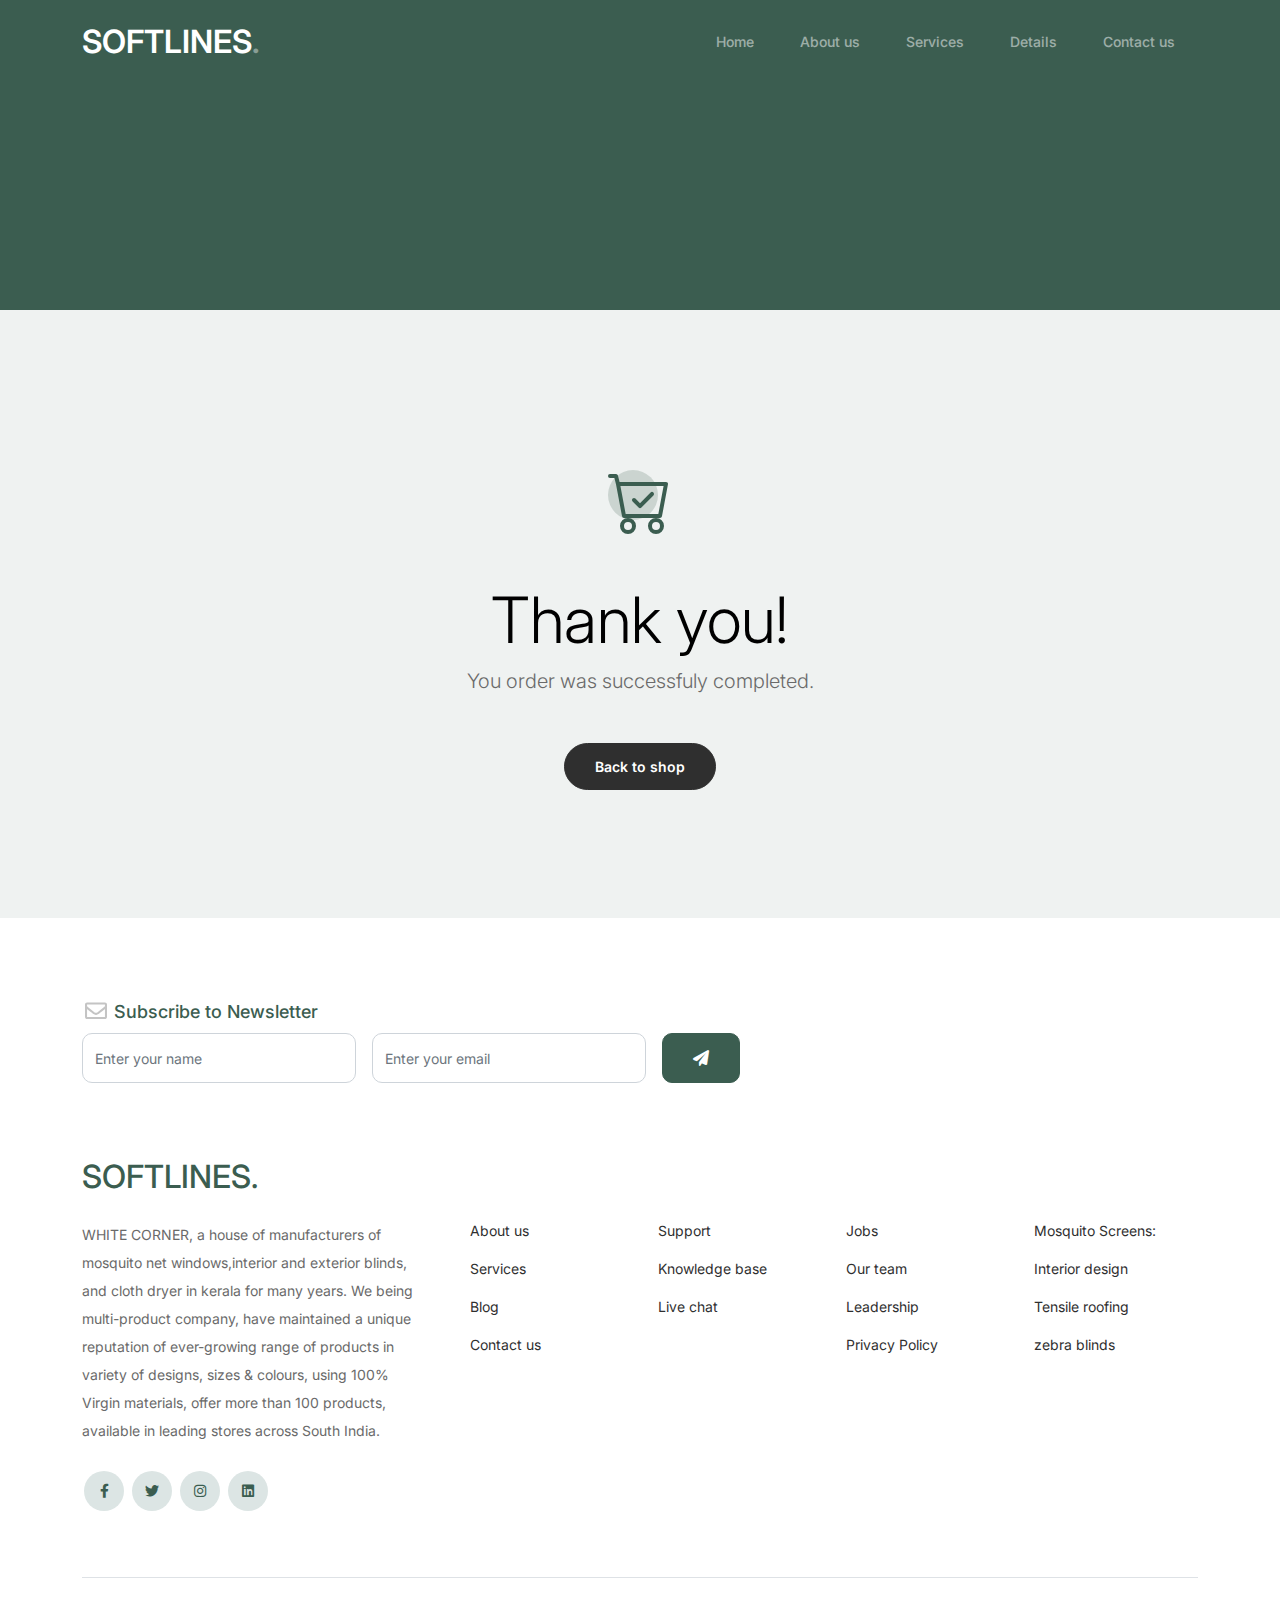
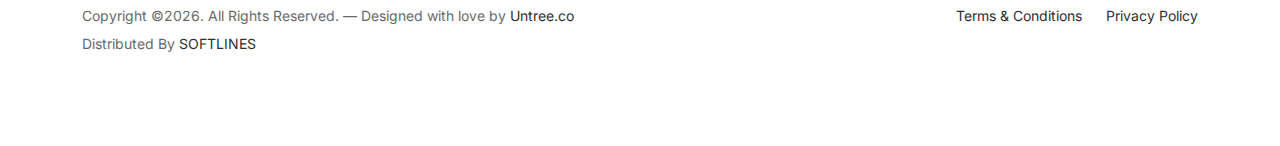
<file: thankyou.html>
<!-- /*
* Bootstrap 5
* Template Name: Furni
* Template Author: Untree.co
* Template URI: https://untree.co/
* License: https://creativecommons.org/licenses/by/3.0/
*/ -->
<!doctype html>
<html lang="en">
<head>
  <meta charset="utf-8">
  <meta name="viewport" content="width=device-width, initial-scale=1, shrink-to-fit=no">
  <meta name="author" content="Untree.co">
  <link rel="shortcut icon" href="favicon.png">

  <meta name="description" content="" />
  <meta name="keywords" content="bootstrap, bootstrap4" />

		<!-- Bootstrap CSS -->
		<link href="css/bootstrap.min.css" rel="stylesheet">
		<link href="https://cdnjs.cloudflare.com/ajax/libs/font-awesome/6.0.0-beta3/css/all.min.css" rel="stylesheet">
		<link href="css/tiny-slider.css" rel="stylesheet">
		<link href="css/style.css" rel="stylesheet">
		<title>SOFTLINES</title>
	</head>

	<body>

		<!-- Start Header/Navigation -->
		<nav class="custom-navbar navbar navbar navbar-expand-md navbar-dark bg-dark" arial-label="Furni navigation bar">

			<div class="container">
				<a class="navbar-brand" href="index.html">SOFTLINES<span>.</span></a>

				<button class="navbar-toggler" type="button" data-bs-toggle="collapse" data-bs-target="#navbarsFurni" aria-controls="navbarsFurni" aria-expanded="false" aria-label="Toggle navigation">
					<span class="navbar-toggler-icon"></span>
				</button>

				<div class="collapse navbar-collapse" id="navbarsFurni">
					<ul class="custom-navbar-nav navbar-nav ms-auto mb-2 mb-md-0">
						<li class="nav-item ">
							<a class="nav-link" href="index.html">Home</a>
						</li>
						<li><a class="nav-link" href="about.html">About us</a></li>
						<li><a class="nav-link" href="blog.html">Services</a></li>
						<li><a class="nav-link" href="thankyou.html">Details</a></li>        
						<li><a class="nav-link" href="contact.html">Contact us</a></li>
					</ul>
				</div>
			</div>
				
		</nav>
		<!-- End Header/Navigation -->

		<!-- Start Hero Section -->
			<div class="hero">
				<div class="container">
					<div class="row justify-content-between">
						<div class="col-lg-5">
						</div>
					</div>
				</div>
			</div>
		<!-- End Hero Section -->

		

		<div class="untree_co-section">
    <div class="container">
      <div class="row">
        <div class="col-md-12 text-center pt-5">
          <span class="display-3 thankyou-icon text-primary">
            <svg width="1em" height="1em" viewBox="0 0 16 16" class="bi bi-cart-check mb-5" fill="currentColor" xmlns="http://www.w3.org/2000/svg">
              <path fill-rule="evenodd" d="M11.354 5.646a.5.5 0 0 1 0 .708l-3 3a.5.5 0 0 1-.708 0l-1.5-1.5a.5.5 0 1 1 .708-.708L8 8.293l2.646-2.647a.5.5 0 0 1 .708 0z"/>
              <path fill-rule="evenodd" d="M0 1.5A.5.5 0 0 1 .5 1H2a.5.5 0 0 1 .485.379L2.89 3H14.5a.5.5 0 0 1 .491.592l-1.5 8A.5.5 0 0 1 13 12H4a.5.5 0 0 1-.491-.408L2.01 3.607 1.61 2H.5a.5.5 0 0 1-.5-.5zM3.102 4l1.313 7h8.17l1.313-7H3.102zM5 12a2 2 0 1 0 0 4 2 2 0 0 0 0-4zm7 0a2 2 0 1 0 0 4 2 2 0 0 0 0-4zm-7 1a1 1 0 1 0 0 2 1 1 0 0 0 0-2zm7 0a1 1 0 1 0 0 2 1 1 0 0 0 0-2z"/>
            </svg>
          </span>
          <h2 class="display-3 text-black">Thank you!</h2>
          <p class="lead mb-5">You order was successfuly completed.</p>
          <p><a href="shop.html" class="btn btn-sm btn-outline-black">Back to shop</a></p>
        </div>
      </div>
    </div>
  </div>

		<!-- Start Footer Section -->
		<footer class="footer-section">
			<div class="container relative">

				<div class="row">
					<div class="col-lg-8">
						<div class="subscription-form">
							<h3 class="d-flex align-items-center"><span class="me-1"><img src="images/envelope-outline.svg" alt="Image" class="img-fluid"></span><span>Subscribe to Newsletter</span></h3>

							<form action="#" class="row g-3">
								<div class="col-auto">
									<input type="text" class="form-control" placeholder="Enter your name">
								</div>
								<div class="col-auto">
									<input type="email" class="form-control" placeholder="Enter your email">
								</div>
								<div class="col-auto">
									<button class="btn btn-primary">
										<span class="fa fa-paper-plane"></span>
									</button>
								</div>
							</form>

						</div>
					</div>
				</div>

				<div class="row g-5 mb-5">
					<div class="col-lg-4">
						<div class="mb-4 footer-logo-wrap"><a href="#" class="footer-logo">SOFTLINES<span>.</span></a></div>
						<p class="mb-4">
							WHITE CORNER, a house of manufacturers of mosquito net
							windows,interior and exterior blinds, and cloth dryer in kerala
							for many years. We being multi-product company, have maintained a
							unique reputation of ever-growing range of products in variety of
							designs, sizes & colours, using 100% Virgin materials, offer more
							than 100 products, available in leading stores across South India.
						  </p>

						<ul class="list-unstyled custom-social">
							<li><a href="#"><span class="fa fa-brands fa-facebook-f"></span></a></li>
							<li><a href="#"><span class="fa fa-brands fa-twitter"></span></a></li>
							<li><a href="#"><span class="fa fa-brands fa-instagram"></span></a></li>
							<li><a href="#"><span class="fa fa-brands fa-linkedin"></span></a></li>
						</ul>
					</div>

					<div class="col-lg-8">
						<div class="row links-wrap">
							<div class="col-6 col-sm-6 col-md-3">
								<ul class="list-unstyled">
									<li><a href="#">About us</a></li>
									<li><a href="#">Services</a></li>
									<li><a href="#">Blog</a></li>
									<li><a href="#">Contact us</a></li>
								</ul>
							</div>

							<div class="col-6 col-sm-6 col-md-3">
								<ul class="list-unstyled">
									<li><a href="#">Support</a></li>
									<li><a href="#">Knowledge base</a></li>
									<li><a href="#">Live chat</a></li>
								</ul>
							</div>

							<div class="col-6 col-sm-6 col-md-3">
								<ul class="list-unstyled">
									<li><a href="#">Jobs</a></li>
									<li><a href="#">Our team</a></li>
									<li><a href="#">Leadership</a></li>
									<li><a href="#">Privacy Policy</a></li>
								</ul>
							</div>

							<div class="col-6 col-sm-6 col-md-3">
								<ul class="list-unstyled">
									<li><a href="#">Mosquito Screens:</a></li>
									<li><a href="#"> Interior design</a></li>
									<li><a href="#">Tensile roofing</a></li>
									<li><a href="#">zebra blinds</a></li>
								</ul>
							</div>
						</div>
					</div>

				</div>

				<div class="border-top copyright">
					<div class="row pt-4">
						<div class="col-lg-6">
							<p class="mb-2 text-center text-lg-start">Copyright &copy;<script>document.write(new Date().getFullYear());</script>. All Rights Reserved. &mdash; Designed with love by <a href="https://untree.co">Untree.co</a> Distributed By <a href="https://themewagon.com">SOFTLINES</a> <!-- License information: https://untree.co/license/ -->
            </p>
						</div>

						<div class="col-lg-6 text-center text-lg-end">
							<ul class="list-unstyled d-inline-flex ms-auto">
								<li class="me-4"><a href="#">Terms &amp; Conditions</a></li>
								<li><a href="#">Privacy Policy</a></li>
							</ul>
						</div>

					</div>
				</div>

			</div>
		</footer>
		<!-- End Footer Section -->	


		<script src="js/bootstrap.bundle.min.js"></script>
		<script src="js/tiny-slider.js"></script>
		<script src="js/custom.js"></script>
	</body>

</html>
</file>
<file: css/tiny-slider.css>
.tns-outer{padding:0 !important}.tns-outer [hidden]{display:none !important}.tns-outer [aria-controls],.tns-outer [data-action]{cursor:pointer}.tns-slider{-webkit-transition:all 0s;-moz-transition:all 0s;transition:all 0s}.tns-slider>.tns-item{-webkit-box-sizing:border-box;-moz-box-sizing:border-box;box-sizing:border-box}.tns-horizontal.tns-subpixel{white-space:nowrap}.tns-horizontal.tns-subpixel>.tns-item{display:inline-block;vertical-align:top;white-space:normal}.tns-horizontal.tns-no-subpixel:after{content:'';display:table;clear:both}.tns-horizontal.tns-no-subpixel>.tns-item{float:left}.tns-horizontal.tns-carousel.tns-no-subpixel>.tns-item{margin-right:-100%}.tns-no-calc{position:relative;left:0}.tns-gallery{position:relative;left:0;min-height:1px}.tns-gallery>.tns-item{position:absolute;left:-100%;-webkit-transition:transform 0s, opacity 0s;-moz-transition:transform 0s, opacity 0s;transition:transform 0s, opacity 0s}.tns-gallery>.tns-slide-active{position:relative;left:auto !important}.tns-gallery>.tns-moving{-webkit-transition:all 0.25s;-moz-transition:all 0.25s;transition:all 0.25s}.tns-autowidth{display:inline-block}.tns-lazy-img{-webkit-transition:opacity 0.6s;-moz-transition:opacity 0.6s;transition:opacity 0.6s;opacity:0.6}.tns-lazy-img.tns-complete{opacity:1}.tns-ah{-webkit-transition:height 0s;-moz-transition:height 0s;transition:height 0s}.tns-ovh{overflow:hidden}.tns-visually-hidden{position:absolute;left:-10000em}.tns-transparent{opacity:0;visibility:hidden}.tns-fadeIn{opacity:1;filter:alpha(opacity=100);z-index:0}.tns-normal,.tns-fadeOut{opacity:0;filter:alpha(opacity=0);z-index:-1}.tns-vpfix{white-space:nowrap}.tns-vpfix>div,.tns-vpfix>li{display:inline-block}.tns-t-subp2{margin:0 auto;width:310px;position:relative;height:10px;overflow:hidden}.tns-t-ct{width:2333.3333333%;width:-webkit-calc(100% * 70 / 3);width:-moz-calc(100% * 70 / 3);width:calc(100% * 70 / 3);position:absolute;right:0}.tns-t-ct:after{content:'';display:table;clear:both}.tns-t-ct>div{width:1.4285714%;width:-webkit-calc(100% / 70);width:-moz-calc(100% / 70);width:calc(100% / 70);height:10px;float:left}

/*# sourceMappingURL=sourcemaps/tiny-slider.css.map */
</file>
<file: css/style.css>
/*
* Template Name: UntreeStore
* Template Author: Untree.co
* Author URI: https://untree.co/
* License: https://creativecommons.org/licenses/by/3.0/
*/
@import url("https://fonts.googleapis.com/css2?family=Inter:wght@400;500;600;700;800&display=swap");
body {
  overflow-x: hidden;
  position: relative; }

body {
  font-family: "Inter", sans-serif;
  font-weight: 400;
  line-height: 28px;
  color: #6a6a6a;
  font-size: 14px;
  background-color: #eff2f1; }

a {
  text-decoration: none;
  -webkit-transition: .3s all ease;
  -o-transition: .3s all ease;
  transition: .3s all ease;
  color: #2f2f2f;
  text-decoration: underline; }
  a:hover {
    color: #2f2f2f;
    text-decoration: none; }
  a.more {
    font-weight: 600; }

.custom-navbar {
  background: #3b5d50 !important;
  padding-top: 20px;
  padding-bottom: 20px; }
  .custom-navbar .navbar-brand {
    font-size: 32px;
    font-weight: 600; }
    .custom-navbar .navbar-brand > span {
      opacity: .4; }
  .custom-navbar .navbar-toggler {
    border-color: transparent; }
    .custom-navbar .navbar-toggler:active, .custom-navbar .navbar-toggler:focus {
      -webkit-box-shadow: none;
      box-shadow: none;
      outline: none; }
  @media (min-width: 992px) {
    .custom-navbar .custom-navbar-nav li {
      margin-left: 15px;
      margin-right: 15px; } }
  .custom-navbar .custom-navbar-nav li a {
    font-weight: 500;
    color: #ffffff !important;
    opacity: .5;
    -webkit-transition: .3s all ease;
    -o-transition: .3s all ease;
    transition: .3s all ease;
    position: relative; }
    @media (min-width: 768px) {
      .custom-navbar .custom-navbar-nav li a:before {
        content: "";
        position: absolute;
        bottom: 0;
        left: 8px;
        right: 8px;
        background: #f9bf29;
        height: 5px;
        opacity: 1;
        visibility: visible;
        width: 0;
        -webkit-transition: .15s all ease-out;
        -o-transition: .15s all ease-out;
        transition: .15s all ease-out; } }
    .custom-navbar .custom-navbar-nav li a:hover {
      opacity: 1; }
      .custom-navbar .custom-navbar-nav li a:hover:before {
        width: calc(100% - 16px); }
  .custom-navbar .custom-navbar-nav li.active a {
    opacity: 1; }
    .custom-navbar .custom-navbar-nav li.active a:before {
      width: calc(100% - 16px); }
  .custom-navbar .custom-navbar-cta {
    margin-left: 0 !important;
    -webkit-box-orient: horizontal;
    -webkit-box-direction: normal;
    -ms-flex-direction: row;
    flex-direction: row; }
    @media (min-width: 768px) {
      .custom-navbar .custom-navbar-cta {
        margin-left: 40px !important; } }
    .custom-navbar .custom-navbar-cta li {
      margin-left: 0px;
      margin-right: 0px; }
      .custom-navbar .custom-navbar-cta li:first-child {
        margin-right: 20px; }

.hero {
  background: #3b5d50;
  padding: calc(4rem - 30px) 0 0rem 0; }
  @media (min-width: 768px) {
    .hero {
      padding: calc(4rem - 30px) 0 4rem 0; } }
  @media (min-width: 992px) {
    .hero {
      padding: calc(8rem - 30px) 0 8rem 0; } }
  .hero .intro-excerpt {
    position: relative;
    z-index: 4; }
    @media (min-width: 992px) {
      .hero .intro-excerpt {
        max-width: 450px; } }
  .hero h1 {
    font-weight: 700;
    color: #ffffff;
    margin-bottom: 30px; }
    @media (min-width: 1400px) {
      .hero h1 {
        font-size: 54px; } }
  .hero p {
    color: rgba(255, 255, 255, 0.5);
    margin-botom: 30px; }
  .hero .hero-img-wrap {
    position: relative; }
    .hero .hero-img-wrap img {
      position: relative;
      top: 0px;
      right: 0px;
      z-index: 2;
      width: 800px;
      height:560px;
      left: -20px; }
      @media (min-width: 768px) {
        .hero .hero-img-wrap img {
          right: 0px;
          left: -100px; } }
      @media (min-width: 992px) {
        .hero .hero-img-wrap img {
          left: 0px;
          top: -80px;
          position: absolute;
          right: -50px; } }
      @media (min-width: 1200px) {
        .hero .hero-img-wrap img {
          left: 130px;
          top: -110px;
          right: -100px; } }
    .hero .hero-img-wrap:after {
      content: "";
      position: absolute;
      width: 55px;
      height: 17px;
      background-image: url("../images/dots-light.svg");
      background-size: contain;
      background-repeat: no-repeat;
      right: -100px;
      top: -0px; }
      @media (min-width: 1200px) {
        .hero .hero-img-wrap:after {
          top: -40px; } }

.btn {
  font-weight: 600;
  padding: 12px 30px;
  border-radius: 30px;
  color: #ffffff;
  background: #2f2f2f;
  border-color: #2f2f2f; }
  .btn:hover {
    color: #ffffff;
    background: #222222;
    border-color: #222222; }
  .btn:active, .btn:focus {
    outline: none !important;
    -webkit-box-shadow: none;
    box-shadow: none; }
  .btn.btn-primary {
    background: #3b5d50;
    border-color: #3b5d50; }
    .btn.btn-primary:hover {
      background: #314d43;
      border-color: #314d43; }
  .btn.btn-secondary {
    color: #2f2f2f;
    background: #f9bf29;
    border-color: #f9bf29; }
    .btn.btn-secondary:hover {
      background: #f8b810;
      border-color: #f8b810; }
  .btn.btn-white-outline {
    background: transparent;
    border-width: 2px;
    border-color: rgba(255, 255, 255, 0.3); }
    .btn.btn-white-outline:hover {
      border-color: white;
      color: #ffffff; }

.section-title {
  color: #2f2f2f; }

.product-section {
  padding: 7rem 0; }
  .product-section .product-item {
    text-align: center;
    text-decoration: none;
    display: block;
    position: relative;
    padding-bottom: 50px;
    cursor: pointer; }
    .product-section .product-item .product-thumbnail {
      margin-bottom: 30px;
      position: relative;
      top: 0;
      -webkit-transition: .3s all ease;
      -o-transition: .3s all ease;
      transition: .3s all ease; }
    .product-section .product-item h3 {
      font-weight: 600;
      font-size: 16px; }
    .product-section .product-item strong {
      font-weight: 800 !important;
      font-size: 18px !important; }
    .product-section .product-item h3, .product-section .product-item strong {
      color: #2f2f2f;
      text-decoration: none; }
    .product-section .product-item .icon-cross {
      position: absolute;
      width: 35px;
      height: 35px;
      display: inline-block;
      background: #2f2f2f;
      bottom: 15px;
      left: 50%;
      -webkit-transform: translateX(-50%);
      -ms-transform: translateX(-50%);
      transform: translateX(-50%);
      margin-bottom: -17.5px;
      border-radius: 50%;
      opacity: 0;
      visibility: hidden;
      -webkit-transition: .3s all ease;
      -o-transition: .3s all ease;
      transition: .3s all ease; }
      .product-section .product-item .icon-cross img {
        position: absolute;
        left: 50%;
        top: 50%;
        -webkit-transform: translate(-50%, -50%);
        -ms-transform: translate(-50%, -50%);
        transform: translate(-50%, -50%); }
    .product-section .product-item:before {
      bottom: 0;
      left: 0;
      right: 0;
      position: absolute;
      content: "";
      background: #dce5e4;
      height: 0%;
      z-index: -1;
      border-radius: 10px;
      -webkit-transition: .3s all ease;
      -o-transition: .3s all ease;
      transition: .3s all ease; }
    .product-section .product-item:hover .product-thumbnail {
      top: -25px; }
    .product-section .product-item:hover .icon-cross {
      bottom: 0;
      opacity: 1;
      visibility: visible; }
    .product-section .product-item:hover:before {
      height: 70%; }

.why-choose-section {
  padding: 7rem 0; }
  .why-choose-section .img-wrap {
    position: relative; }
    .why-choose-section .img-wrap:before {
      position: absolute;
      content: "";
      width: 255px;
      height: 217px;
      background-image: url("../images/dots-yellow.svg");
      background-repeat: no-repeat;
      background-size: contain;
      -webkit-transform: translate(-40%, -40%);
      -ms-transform: translate(-40%, -40%);
      transform: translate(-40%, -40%);
      z-index: -1; }
    .why-choose-section .img-wrap img {
      border-radius: 20px; }

.feature {
  margin-bottom: 30px; }
  .feature .icon {
    display: inline-block;
    position: relative;
    margin-bottom: 20px; }
    .feature .icon:before {
      content: "";
      width: 33px;
      height: 33px;
      position: absolute;
      background: rgba(59, 93, 80, 0.2);
      border-radius: 50%;
      right: -8px;
      bottom: 0; }
  .feature h3 {
    font-size: 14px;
    color: #2f2f2f; }
  .feature p {
    font-size: 14px;
    line-height: 22px;
    color: #6a6a6a; }

.we-help-section {
  padding: 7rem 0; }
  .we-help-section .imgs-grid {
    display: -ms-grid;
    display: grid;
    -ms-grid-columns: (1fr)[];
    grid-template-columns: repeat(27, 1fr);
    position:relative}
    .we-help-section .imgs-grid:before {
      position: absolute;
      content: "";
      width: 255px;
      height: 217px;
      background-image: url("../images/dots-green.svg");
      background-size: contain;
      background-repeat: no-repeat;
      -webkit-transform: translate(-40%, -40%);
      -ms-transform: translate(-40%, -40%);
      transform: translate(-40%, -40%);
      z-index: -1; }
    .we-help-section .imgs-grid .grid {
      position: relative; }
      .we-help-section .imgs-grid .grid img {
        border-radius: 20px;
        max-width: 100%; }
      .we-help-section .imgs-grid .grid.grid-1 {
        -ms-grid-column: 1;
        -ms-grid-column-span: 18;
        grid-column: 1 / span 18;
        -ms-grid-row: 1;
        -ms-grid-row-span: 27;
        grid-row: 1 / span 27; }
      .we-help-section .imgs-grid .grid.grid-2 {
        -ms-grid-column: 19;
        -ms-grid-column-span: 27;
        grid-column: 19 / span 27;
        -ms-grid-row: 1;
        -ms-grid-row-span: 5;
        grid-row: 1 / span 5;
        padding-left: 20px; }
      .we-help-section .imgs-grid .grid.grid-3 {
        -ms-grid-column: 14;
        -ms-grid-column-span: 16;
        grid-column: 14 / span 16;
        -ms-grid-row: 6;
        -ms-grid-row-span: 27;
        grid-row: 6 / span 27;
        padding-top: 20px; }

.custom-list {
  width: 100%; }
  .custom-list li {
    display: inline-block;
    width: calc(50% - 20px);
    margin-bottom: 12px;
    line-height: 1.5;
    position: relative;
    padding-left: 20px; }
    .custom-list li:before {
      content: "";
      width: 8px;
      height: 8px;
      border-radius: 50%;
      border: 2px solid #3b5d50;
      position: absolute;
      left: 0;
      top: 8px; }

.popular-product {
  padding: 0 0 7rem 0; }
  .popular-product .product-item-sm h3 {
    font-size: 14px;
    font-weight: 700;
    color: #2f2f2f; }
  .popular-product .product-item-sm a {
    text-decoration: none;
    color: #2f2f2f;
    -webkit-transition: .3s all ease;
    -o-transition: .3s all ease;
    transition: .3s all ease; }
    .popular-product .product-item-sm a:hover {
      color: rgba(47, 47, 47, 0.5); }
  .popular-product .product-item-sm p {
    line-height: 1.4;
    margin-bottom: 10px;
    font-size: 14px; }
  .popular-product .product-item-sm .thumbnail {
    margin-right: 10px;
    -webkit-box-flex: 0;
    -ms-flex: 0 0 120px;
    flex: 0 0 120px;
    position: relative; }
    .popular-product .product-item-sm .thumbnail:before {
      content: "";
      position: absolute;
      border-radius: 20px;
      background: #dce5e4;
      width: 98px;
      height: 98px;
      top: 50%;
      left: 50%;
      -webkit-transform: translate(-50%, -50%);
      -ms-transform: translate(-50%, -50%);
      transform: translate(-50%, -50%);
      z-index: -1; }

.testimonial-section {
  padding: 3rem 0 7rem 0; }

.testimonial-slider-wrap {
  position: relative; }
  .testimonial-slider-wrap .tns-inner {
    padding-top: 30px; }
  .testimonial-slider-wrap .item .testimonial-block blockquote {
    font-size: 16px; }
    @media (min-width: 768px) {
      .testimonial-slider-wrap .item .testimonial-block blockquote {
        line-height: 32px;
        font-size: 18px; } }
  .testimonial-slider-wrap .item .testimonial-block .author-info .author-pic {
    margin-bottom: 20px; }
    .testimonial-slider-wrap .item .testimonial-block .author-info .author-pic img {
      max-width: 80px;
      border-radius: 50%; }
  .testimonial-slider-wrap .item .testimonial-block .author-info h3 {
    font-size: 14px;
    font-weight: 700;
    color: #2f2f2f;
    margin-bottom: 0; }
  .testimonial-slider-wrap #testimonial-nav {
    position: absolute;
    top: 50%;
    z-index: 99;
    width: 100%;
    display: none; }
    @media (min-width: 768px) {
      .testimonial-slider-wrap #testimonial-nav {
        display: block; } }
    .testimonial-slider-wrap #testimonial-nav > span {
      cursor: pointer;
      position: absolute;
      width: 58px;
      height: 58px;
      line-height: 58px;
      border-radius: 50%;
      background: rgba(59, 93, 80, 0.1);
      color: #2f2f2f;
      -webkit-transition: .3s all ease;
      -o-transition: .3s all ease;
      transition: .3s all ease; }
      .testimonial-slider-wrap #testimonial-nav > span:hover {
        background: #3b5d50;
        color: #ffffff; }
    .testimonial-slider-wrap #testimonial-nav .prev {
      left: -10px; }
    .testimonial-slider-wrap #testimonial-nav .next {
      right: 0; }
  .testimonial-slider-wrap .tns-nav {
    position: absolute;
    bottom: -50px;
    left: 50%;
    -webkit-transform: translateX(-50%);
    -ms-transform: translateX(-50%);
    transform: translateX(-50%); }
    .testimonial-slider-wrap .tns-nav button {
      background: none;
      border: none;
      display: inline-block;
      position: relative;
      width: 0 !important;
      height: 7px !important;
      margin: 2px; }
      .testimonial-slider-wrap .tns-nav button:active, .testimonial-slider-wrap .tns-nav button:focus, .testimonial-slider-wrap .tns-nav button:hover {
        outline: none;
        -webkit-box-shadow: none;
        box-shadow: none;
        background: none; }
      .testimonial-slider-wrap .tns-nav button:before {
        display: block;
        width: 7px;
        height: 7px;
        left: 0;
        top: 0;
        position: absolute;
        content: "";
        border-radius: 50%;
        -webkit-transition: .3s all ease;
        -o-transition: .3s all ease;
        transition: .3s all ease;
        background-color: #d6d6d6; }
      .testimonial-slider-wrap .tns-nav button:hover:before, .testimonial-slider-wrap .tns-nav button.tns-nav-active:before {
        background-color: #3b5d50; }

.before-footer-section {
  padding: 7rem 0 12rem 0 !important; }

.blog-section {
  padding: 7rem 0 12rem 0; }
  .blog-section .post-entry a {
    text-decoration: none; }
  .blog-section .post-entry .post-thumbnail {
    display: block;
    margin-bottom: 20px; }
    .blog-section .post-entry .post-thumbnail img {
      border-radius: 20px;
      -webkit-transition: .3s all ease;
      -o-transition: .3s all ease;
      transition: .3s all ease; }
  .blog-section .post-entry .post-content-entry {
    padding-left: 15px;
    padding-right: 15px; }
    .blog-section .post-entry .post-content-entry h3 {
      font-size: 16px;
      margin-bottom: 0;
      font-weight: 600;
      margin-bottom: 7px; }
    .blog-section .post-entry .post-content-entry .meta {
      font-size: 14px; }
      .blog-section .post-entry .post-content-entry .meta a {
        font-weight: 600; }
  .blog-section .post-entry:hover .post-thumbnail img, .blog-section .post-entry:focus .post-thumbnail img {
    opacity: .7; }

.footer-section {
  padding: 80px 0;
  background: #ffffff; }
  .footer-section .relative {
    position: relative; }
  .footer-section a {
    text-decoration: none;
    color: #2f2f2f;
    -webkit-transition: .3s all ease;
    -o-transition: .3s all ease;
    transition: .3s all ease; }
    .footer-section a:hover {
      color: rgba(47, 47, 47, 0.5); }
  .footer-section .subscription-form {
    margin-bottom: 40px;
    position: relative;
    z-index: 2;
    margin-top: 100px; }
    @media (min-width: 992px) {
      .footer-section .subscription-form {
        margin-top: 0px;
        margin-bottom: 80px; } }
    .footer-section .subscription-form h3 {
      font-size: 18px;
      font-weight: 500;
      color: #3b5d50; }
    .footer-section .subscription-form .form-control {
      height: 50px;
      border-radius: 10px;
      font-family: "Inter", sans-serif; }
      .footer-section .subscription-form .form-control:active, .footer-section .subscription-form .form-control:focus {
        outline: none;
        -webkit-box-shadow: none;
        box-shadow: none;
        border-color: #3b5d50;
        -webkit-box-shadow: 0 1px 4px 0 rgba(0, 0, 0, 0.2);
        box-shadow: 0 1px 4px 0 rgba(0, 0, 0, 0.2); }
      .footer-section .subscription-form .form-control::-webkit-input-placeholder {
        font-size: 14px; }
      .footer-section .subscription-form .form-control::-moz-placeholder {
        font-size: 14px; }
      .footer-section .subscription-form .form-control:-ms-input-placeholder {
        font-size: 14px; }
      .footer-section .subscription-form .form-control:-moz-placeholder {
        font-size: 14px; }
    .footer-section .subscription-form .btn {
      border-radius: 10px !important; }
  .footer-section .sofa-img {
    position: absolute;
    top: -200px;
    z-index: 1;
    right: 0; }
    .footer-section .sofa-img img {
      max-width: 380px; }
  .footer-section .links-wrap {
    margin-top: 0px; }
    @media (min-width: 992px) {
      .footer-section .links-wrap {
        margin-top: 54px; } }
    .footer-section .links-wrap ul li {
      margin-bottom: 10px; }
  .footer-section .footer-logo-wrap .footer-logo {
    font-size: 32px;
    font-weight: 500;
    text-decoration: none;
    color: #3b5d50; }
  .footer-section .custom-social li {
    margin: 2px;
    display: inline-block; }
    .footer-section .custom-social li a {
      width: 40px;
      height: 40px;
      text-align: center;
      line-height: 40px;
      display: inline-block;
      background: #dce5e4;
      color: #3b5d50;
      border-radius: 50%; }
      .footer-section .custom-social li a:hover {
        background: #3b5d50;
        color: #ffffff; }
  .footer-section .border-top {
    border-color: #dce5e4; }
    .footer-section .border-top.copyright {
      font-size: 14px !important; }

.untree_co-section {
  padding: 7rem 0; }

.form-control {
  height: 50px;
  border-radius: 10px;
  font-family: "Inter", sans-serif; }
  .form-control:active, .form-control:focus {
    outline: none;
    -webkit-box-shadow: none;
    box-shadow: none;
    border-color: #3b5d50;
    -webkit-box-shadow: 0 1px 4px 0 rgba(0, 0, 0, 0.2);
    box-shadow: 0 1px 4px 0 rgba(0, 0, 0, 0.2); }
  .form-control::-webkit-input-placeholder {
    font-size: 14px; }
  .form-control::-moz-placeholder {
    font-size: 14px; }
  .form-control:-ms-input-placeholder {
    font-size: 14px; }
  .form-control:-moz-placeholder {
    font-size: 14px; }

.service {
  line-height: 1.5; }
  .service .service-icon {
    border-radius: 10px;
    -webkit-box-flex: 0;
    -ms-flex: 0 0 50px;
    flex: 0 0 50px;
    height: 50px;
    line-height: 50px;
    text-align: center;
    background: #3b5d50;
    margin-right: 20px;
    color: #ffffff; }

textarea {
  height: auto !important; }

.site-blocks-table {
  overflow: auto; }
  .site-blocks-table .product-thumbnail {
    width: 200px; }
  .site-blocks-table .btn {
    padding: 2px 10px; }
  .site-blocks-table thead th {
    padding: 30px;
    text-align: center;
    border-width: 0px !important;
    vertical-align: middle;
    color: rgba(0, 0, 0, 0.8);
    font-size: 18px; }
  .site-blocks-table td {
    padding: 20px;
    text-align: center;
    vertical-align: middle;
    color: rgba(0, 0, 0, 0.8); }
  .site-blocks-table tbody tr:first-child td {
    border-top: 1px solid #3b5d50 !important; }
  .site-blocks-table .btn {
    background: none !important;
    color: #000000;
    border: none;
    height: auto !important; }

.site-block-order-table th {
  border-top: none !important;
  border-bottom-width: 1px !important; }

.site-block-order-table td, .site-block-order-table th {
  color: #000000; }

.couponcode-wrap input {
  border-radius: 10px !important; }

.text-primary {
  color: #3b5d50 !important; }

.thankyou-icon {
  position: relative;
  color: #3b5d50; }
  .thankyou-icon:before {
    position: absolute;
    content: "";
    width: 50px;
    height: 50px;
    border-radius: 50%;
    background: rgba(59, 93, 80, 0.2); }
</file>
